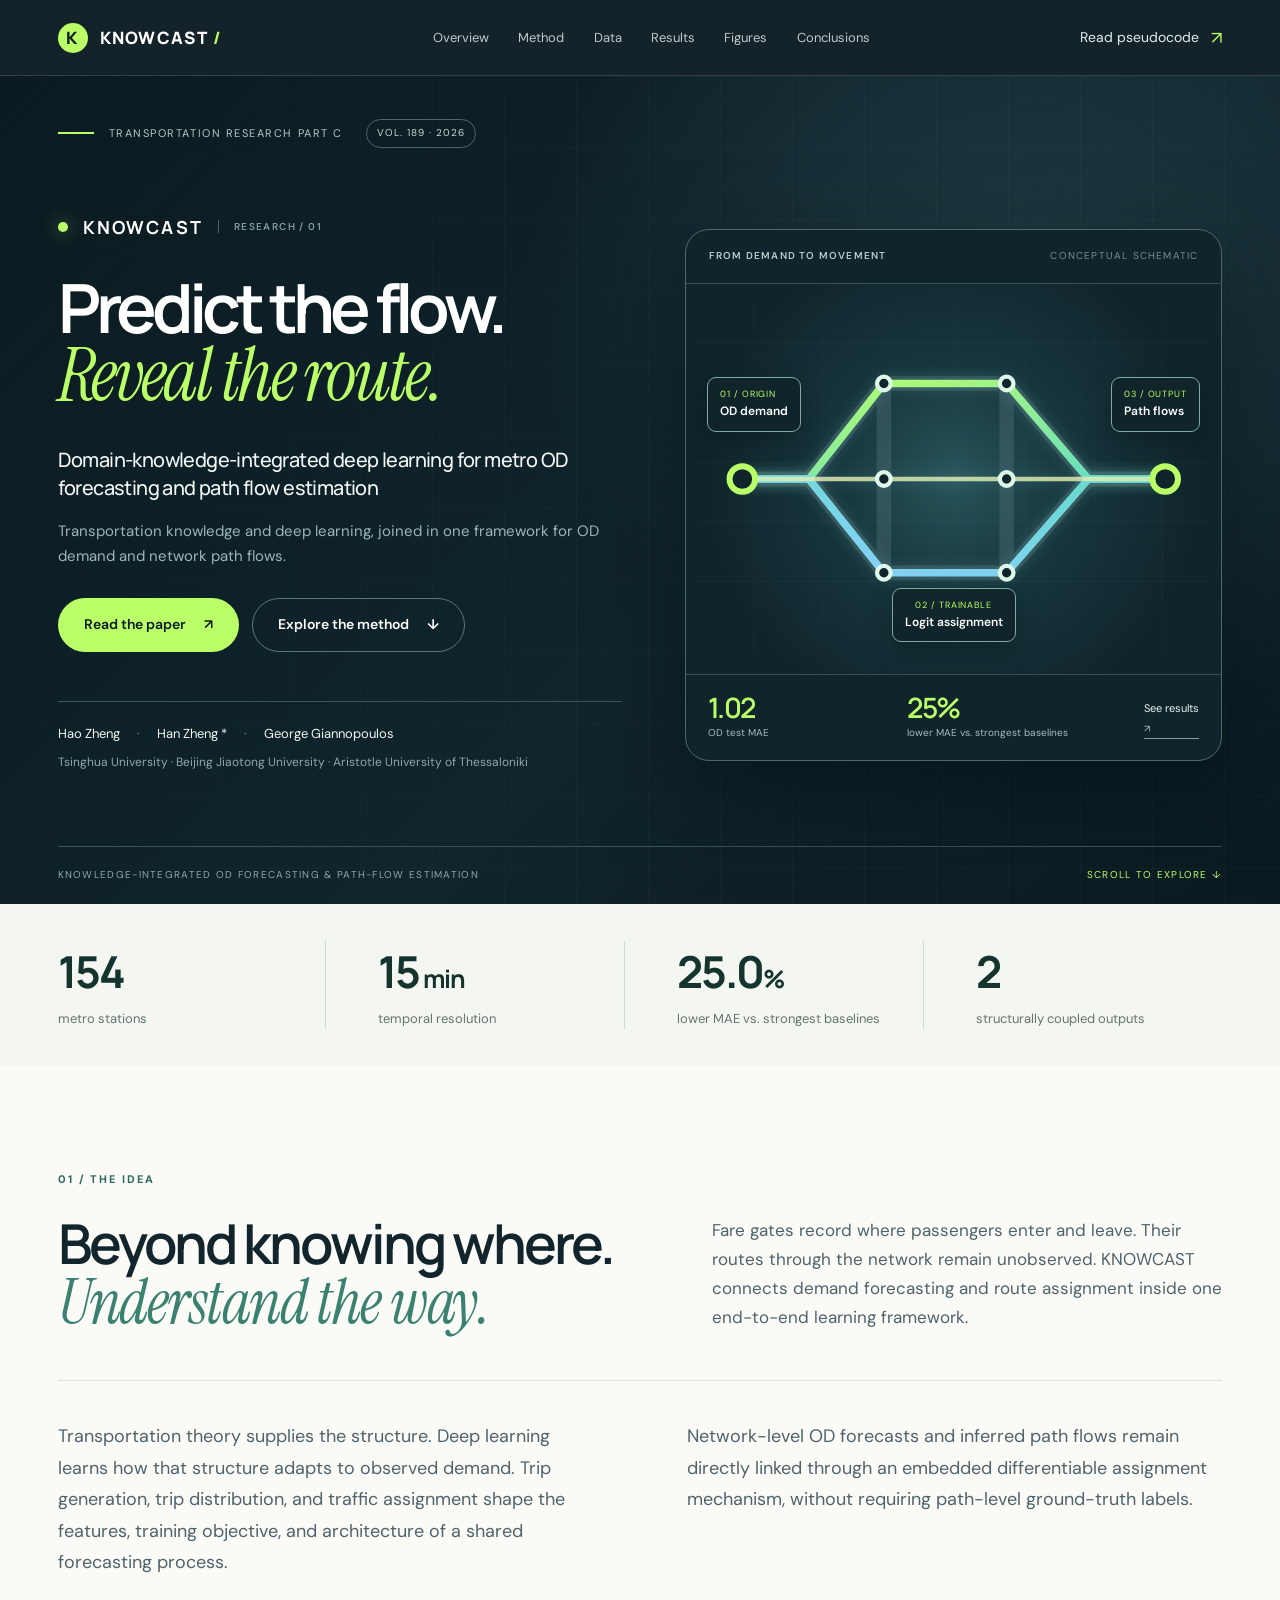
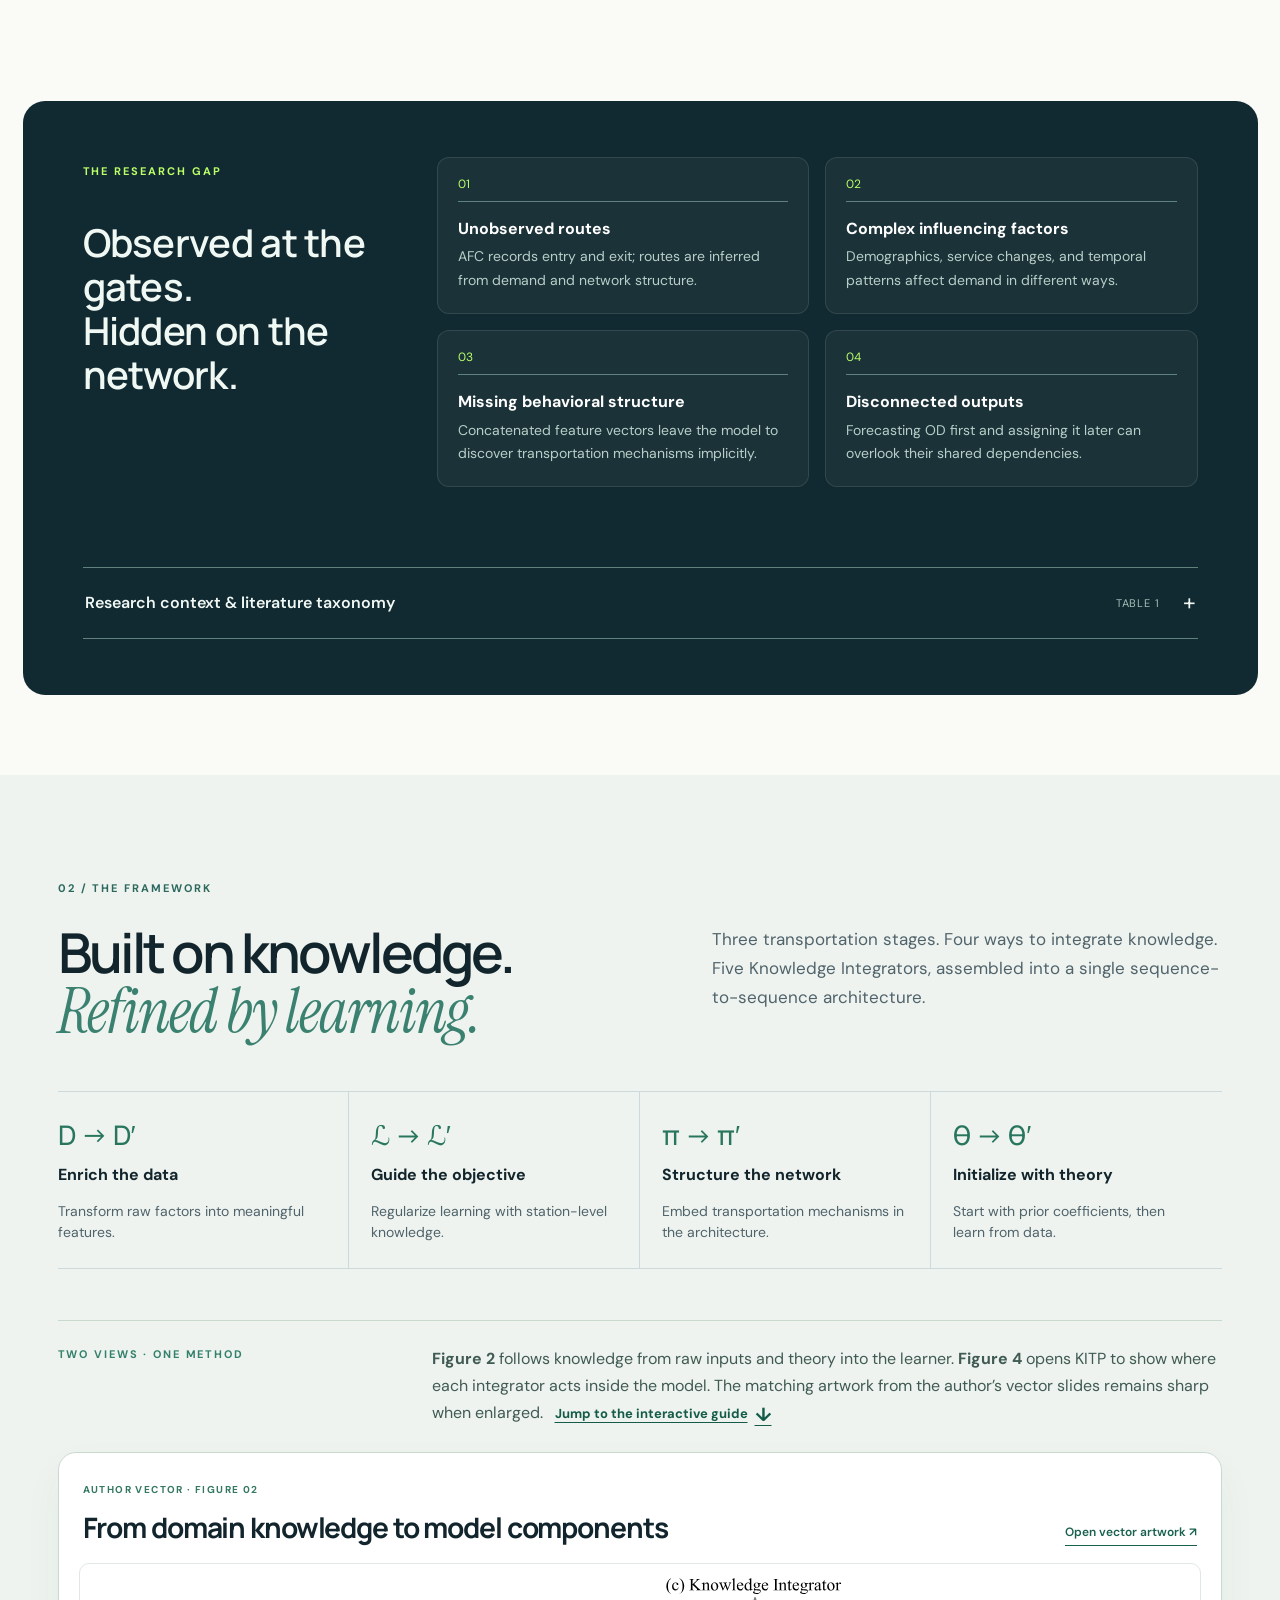
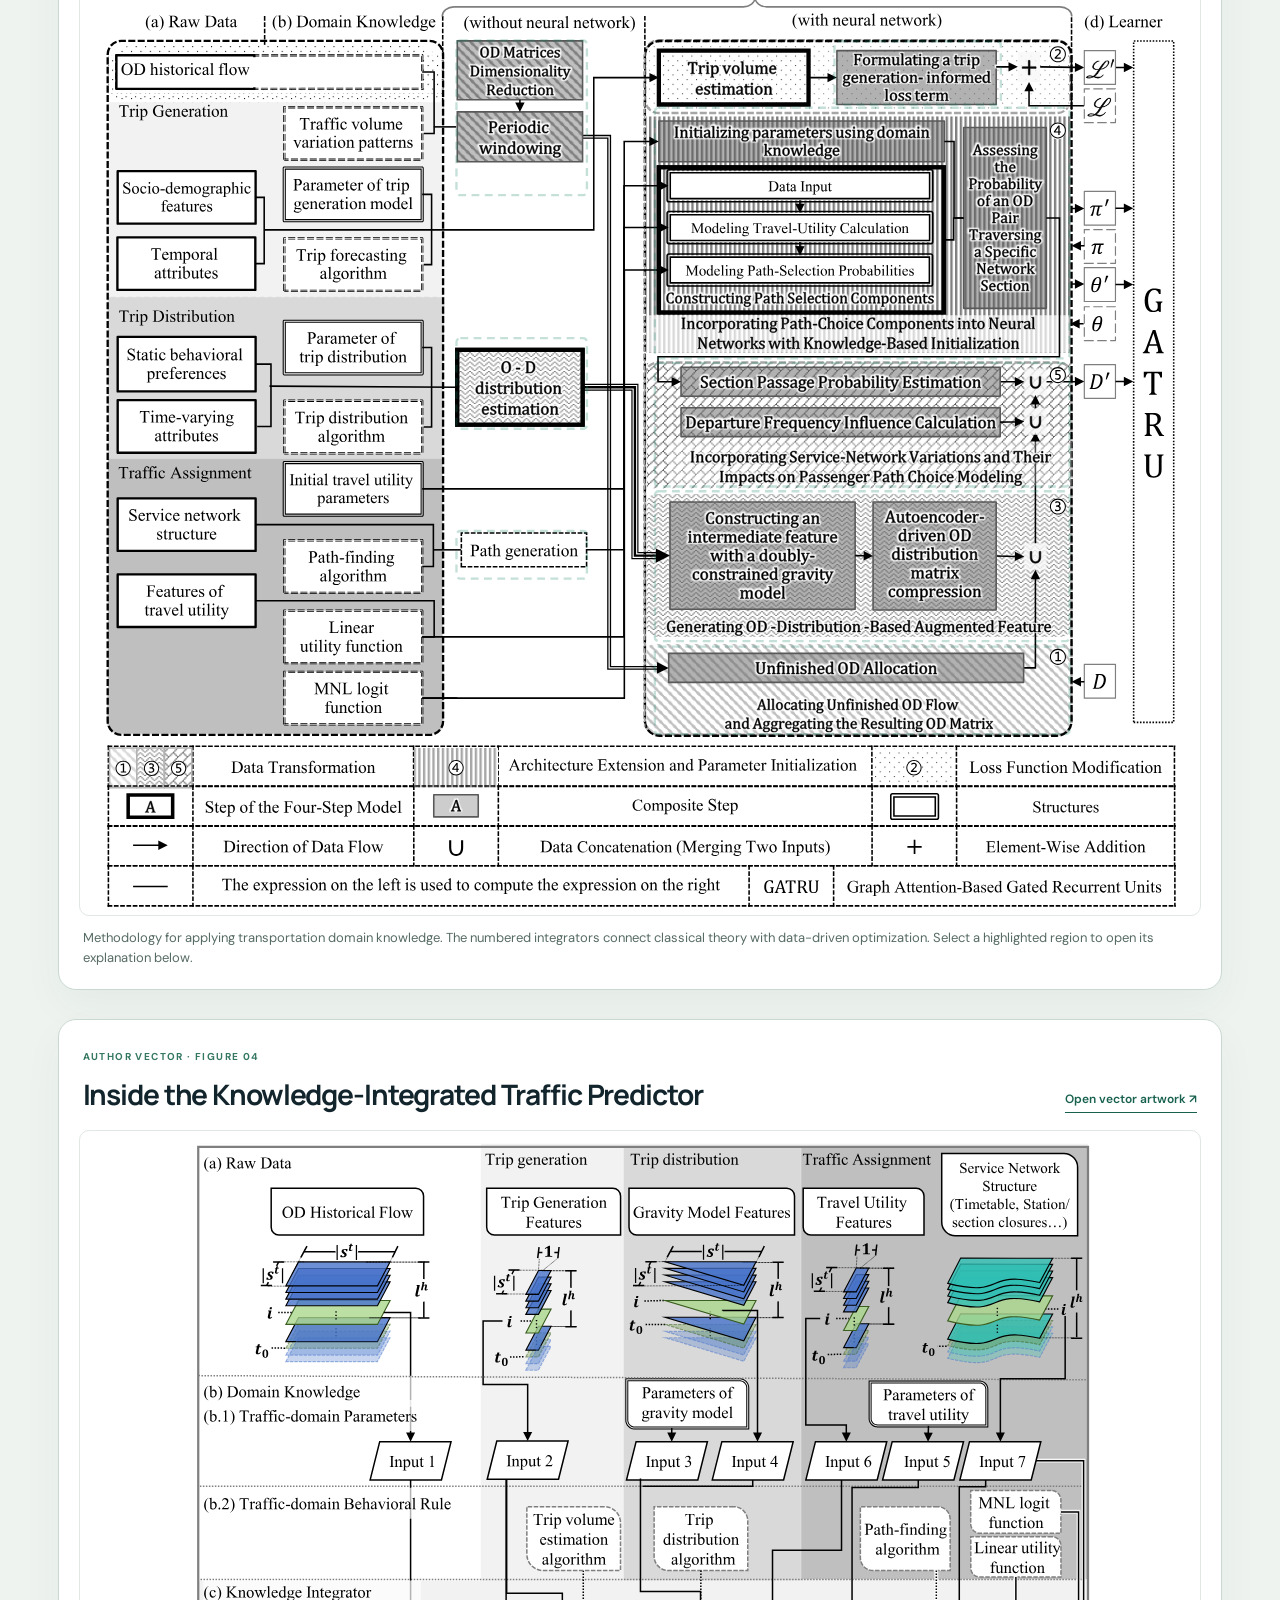
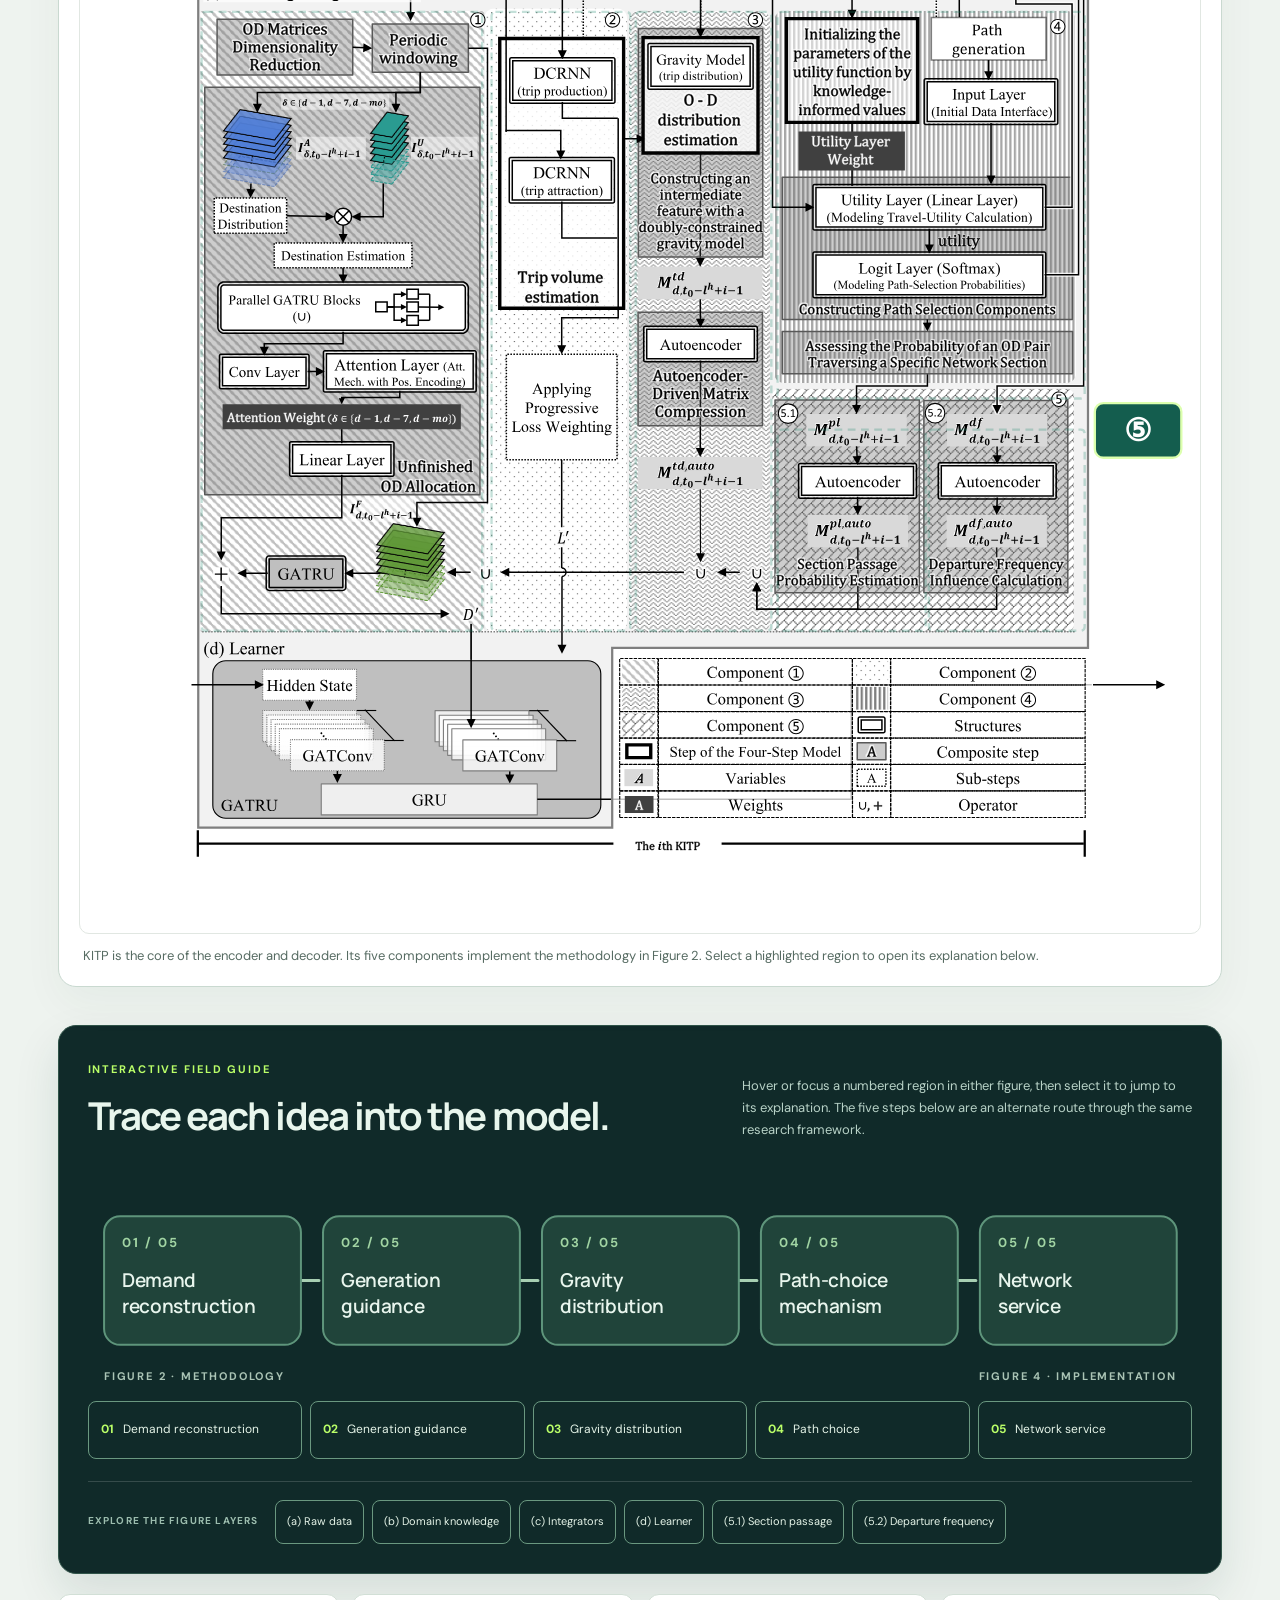
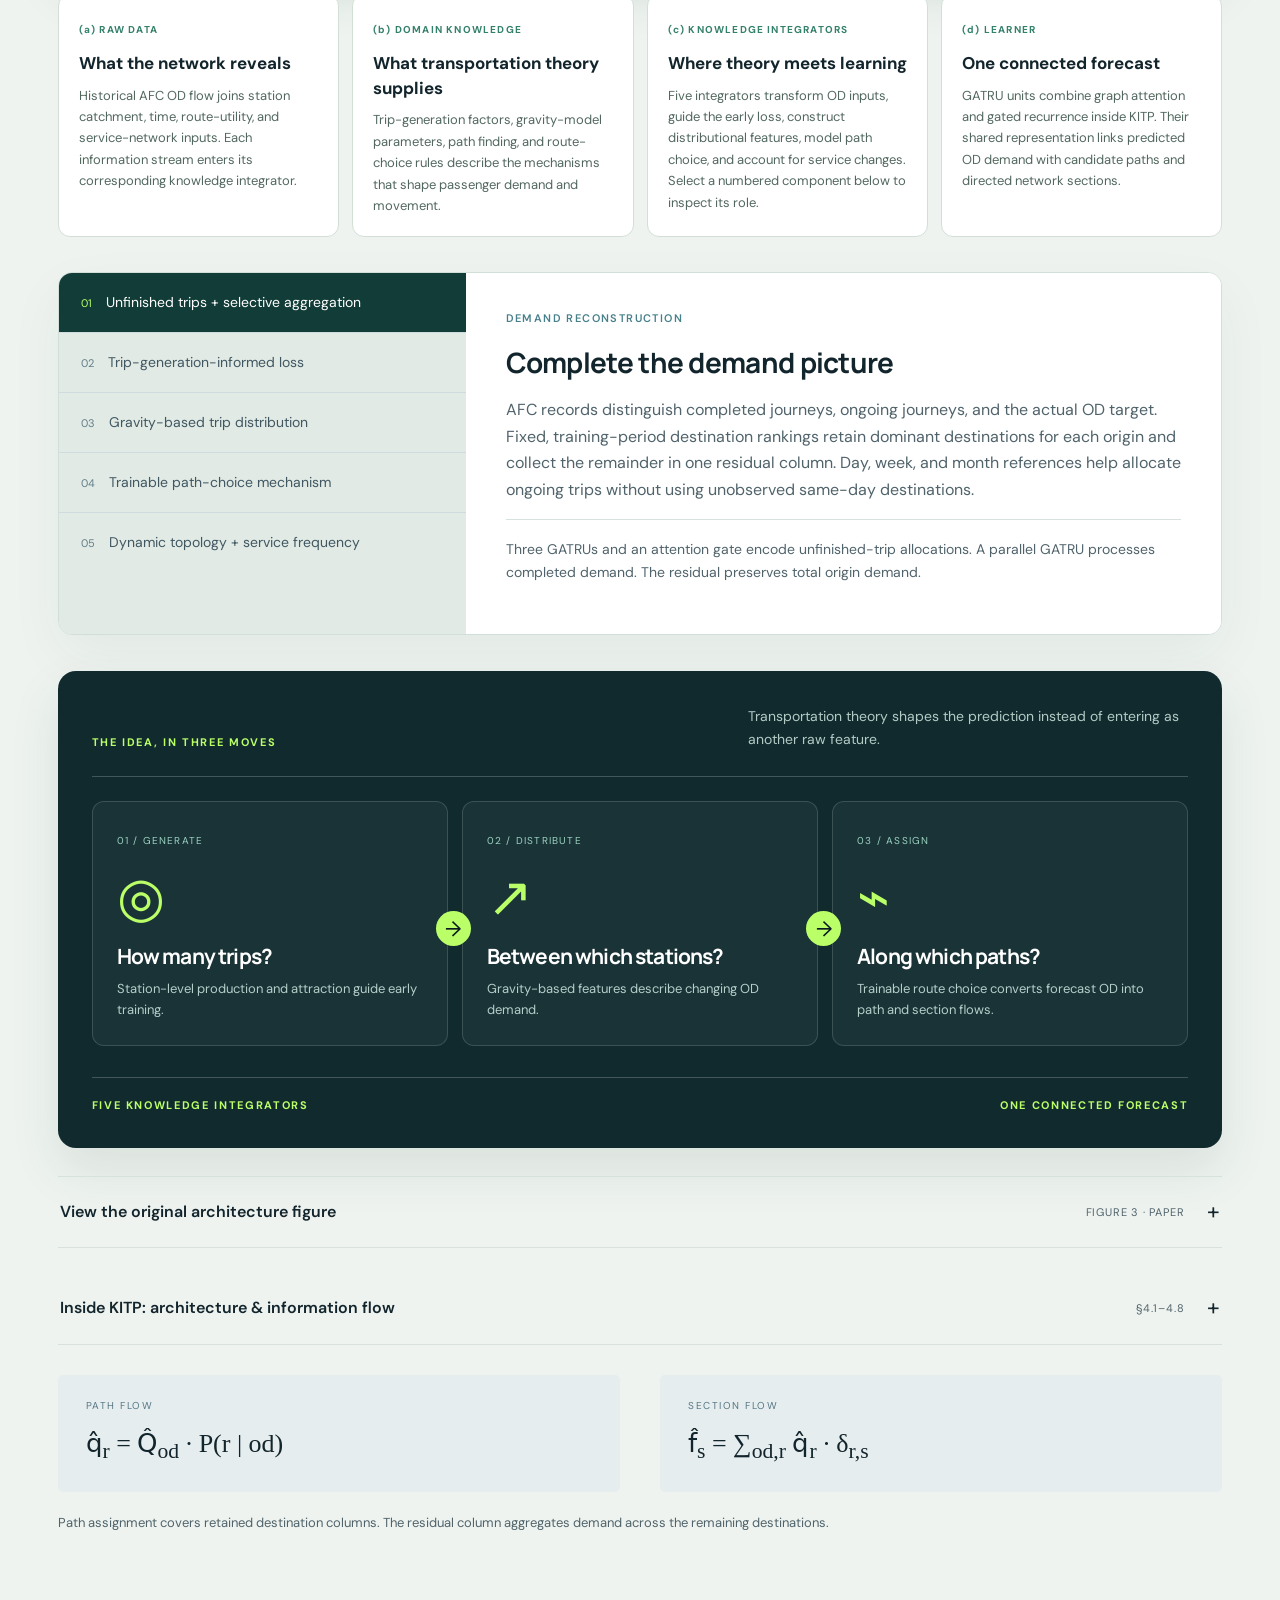
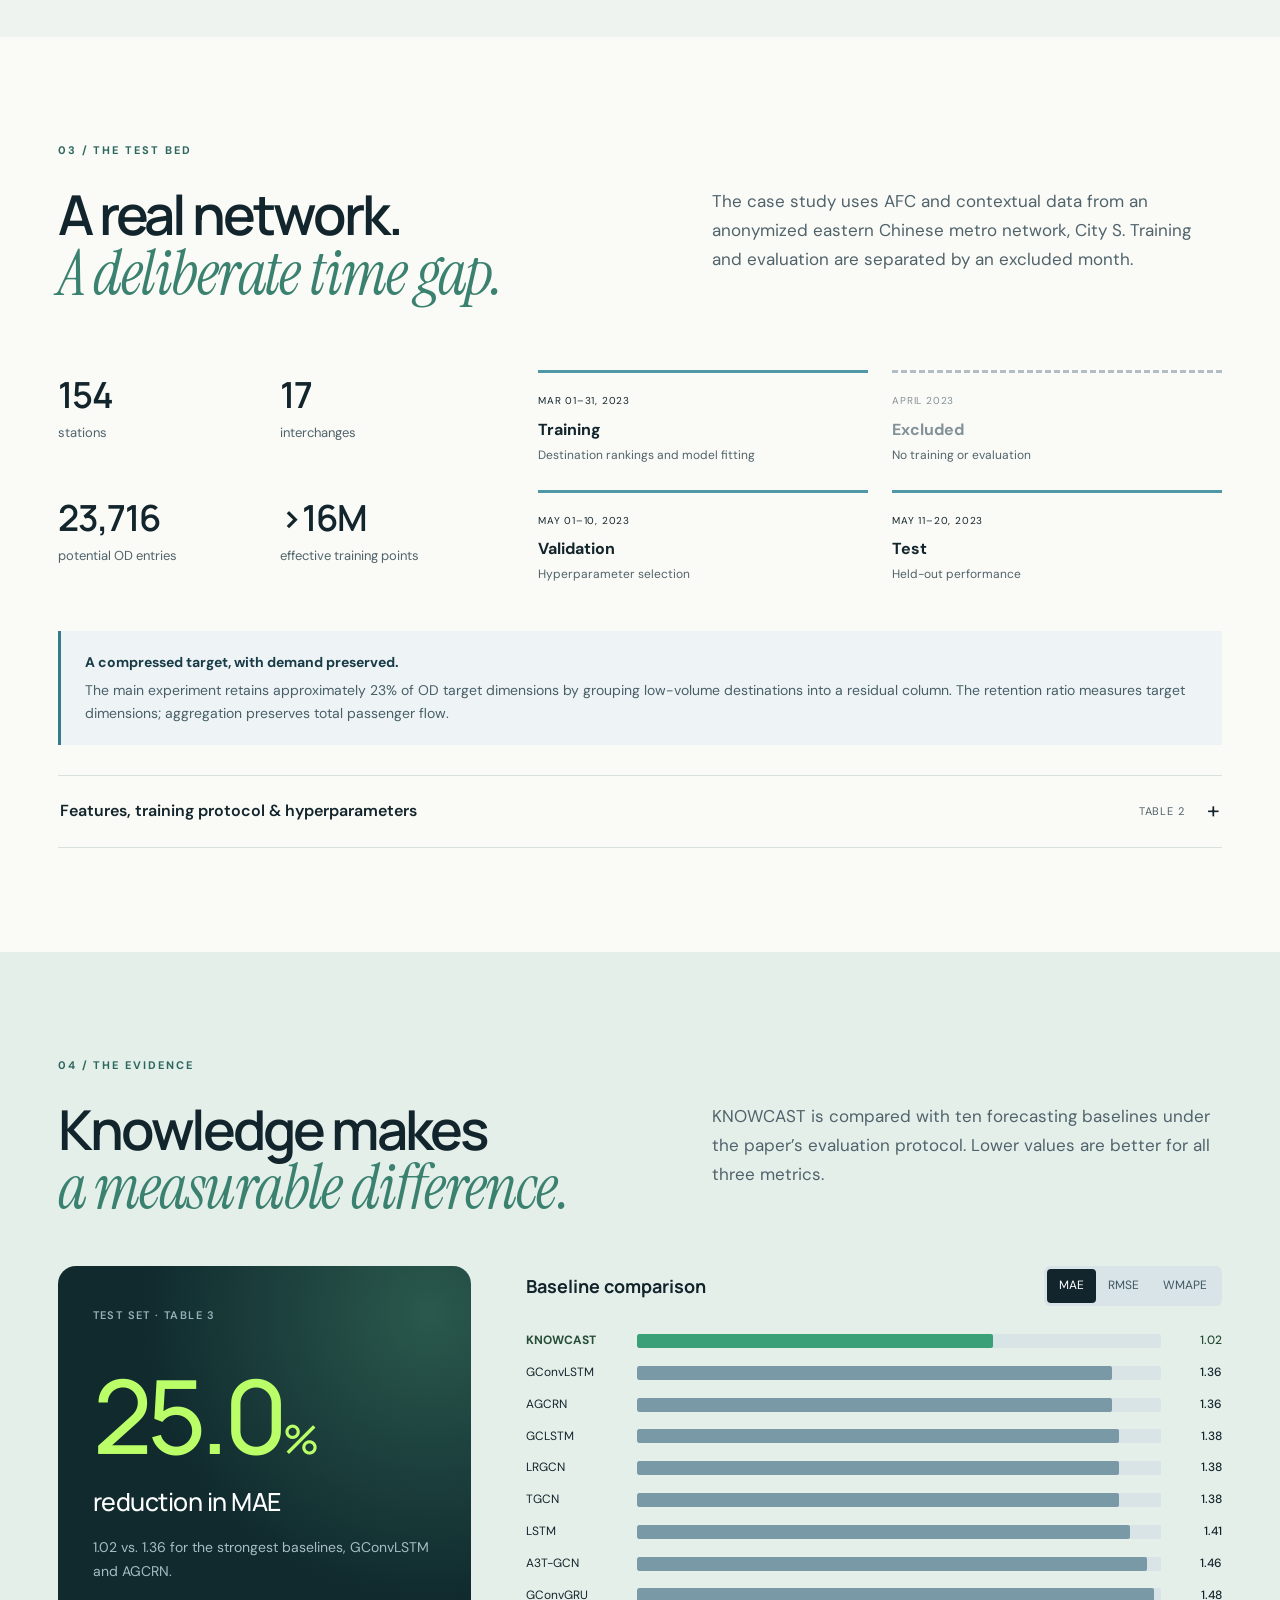
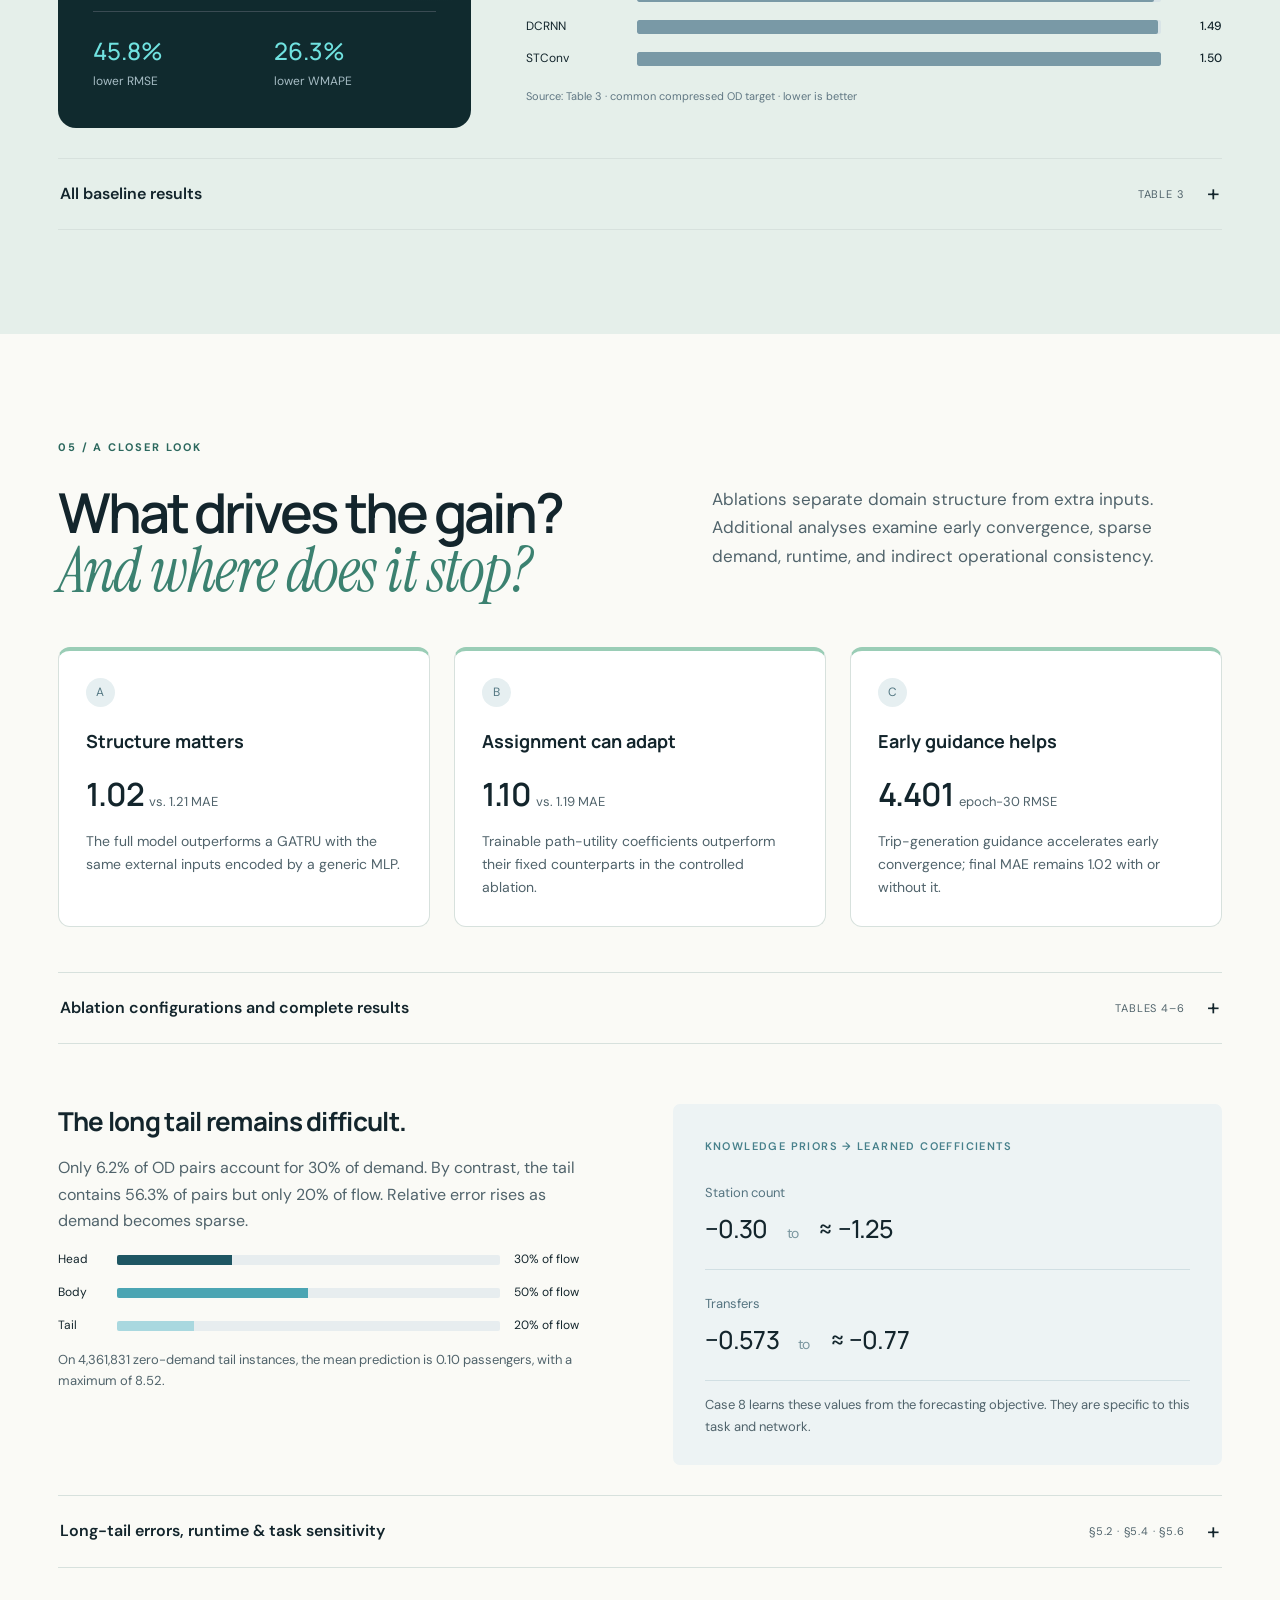
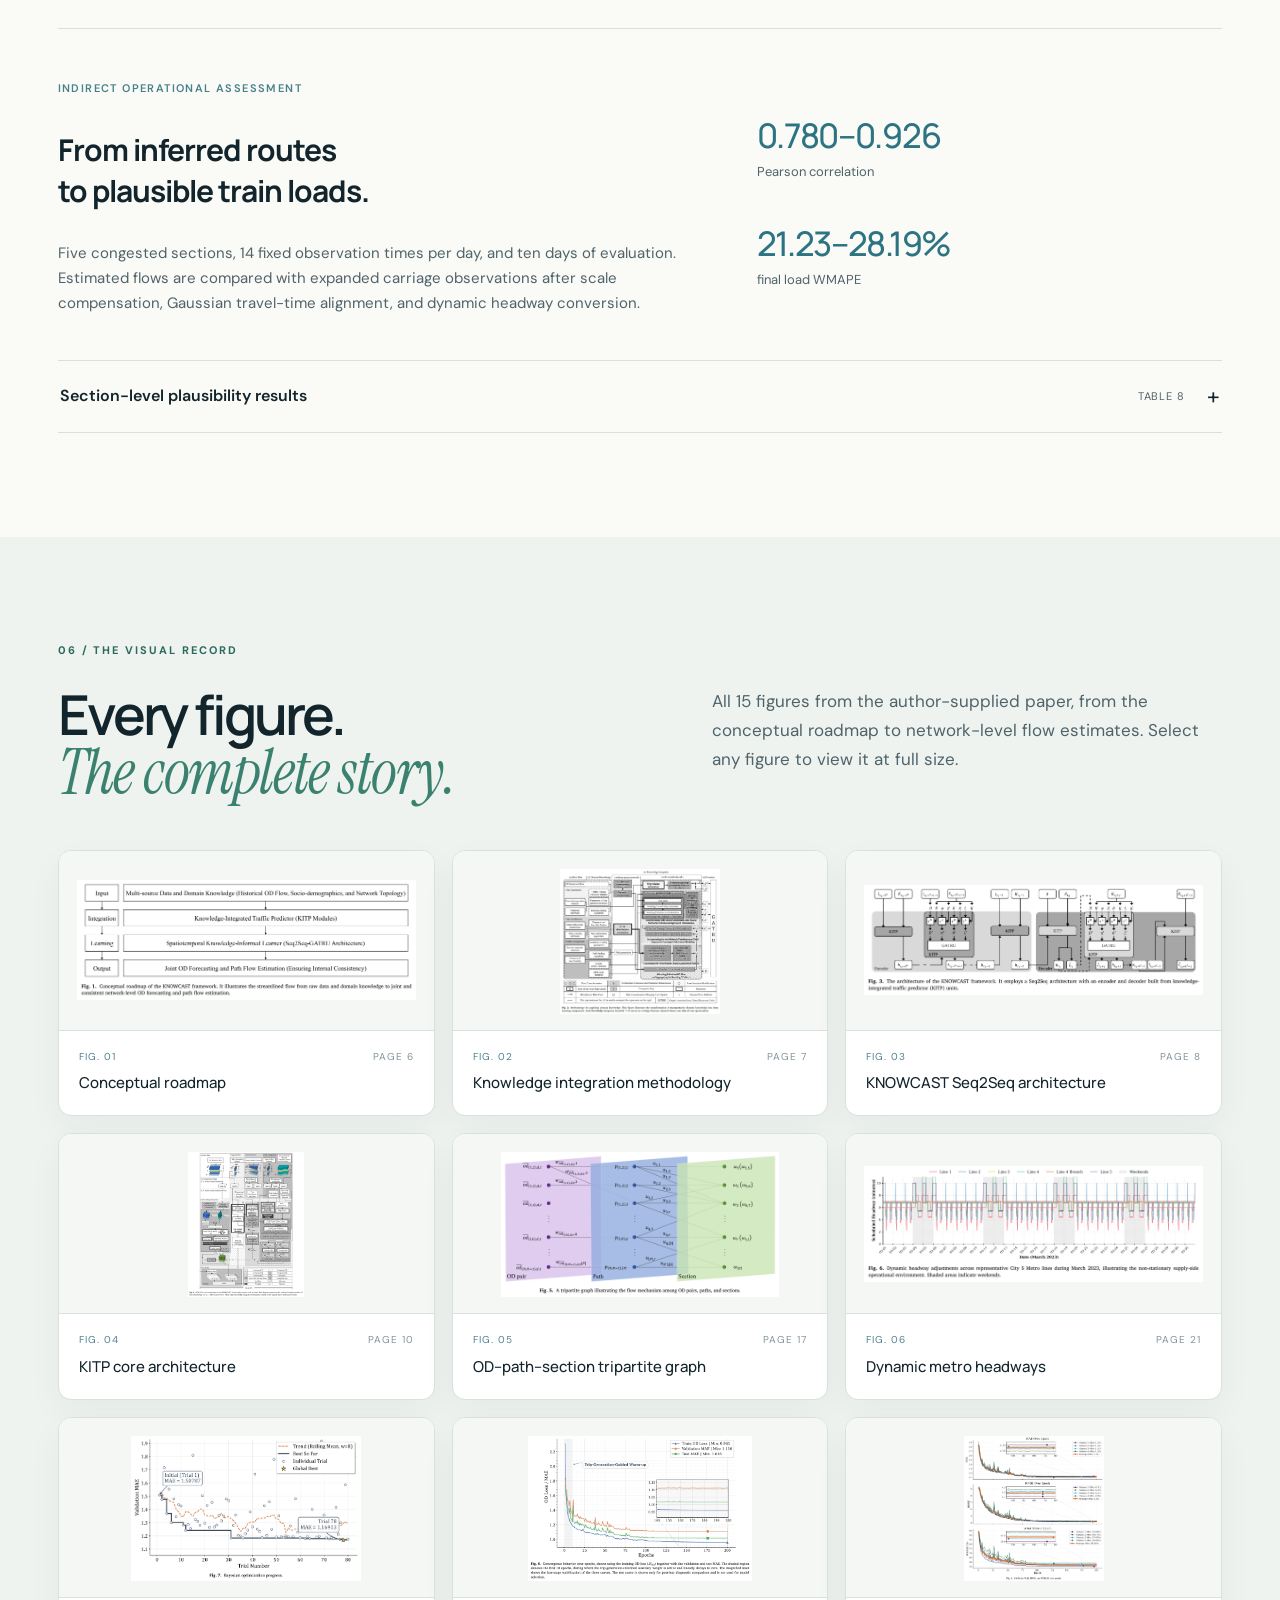
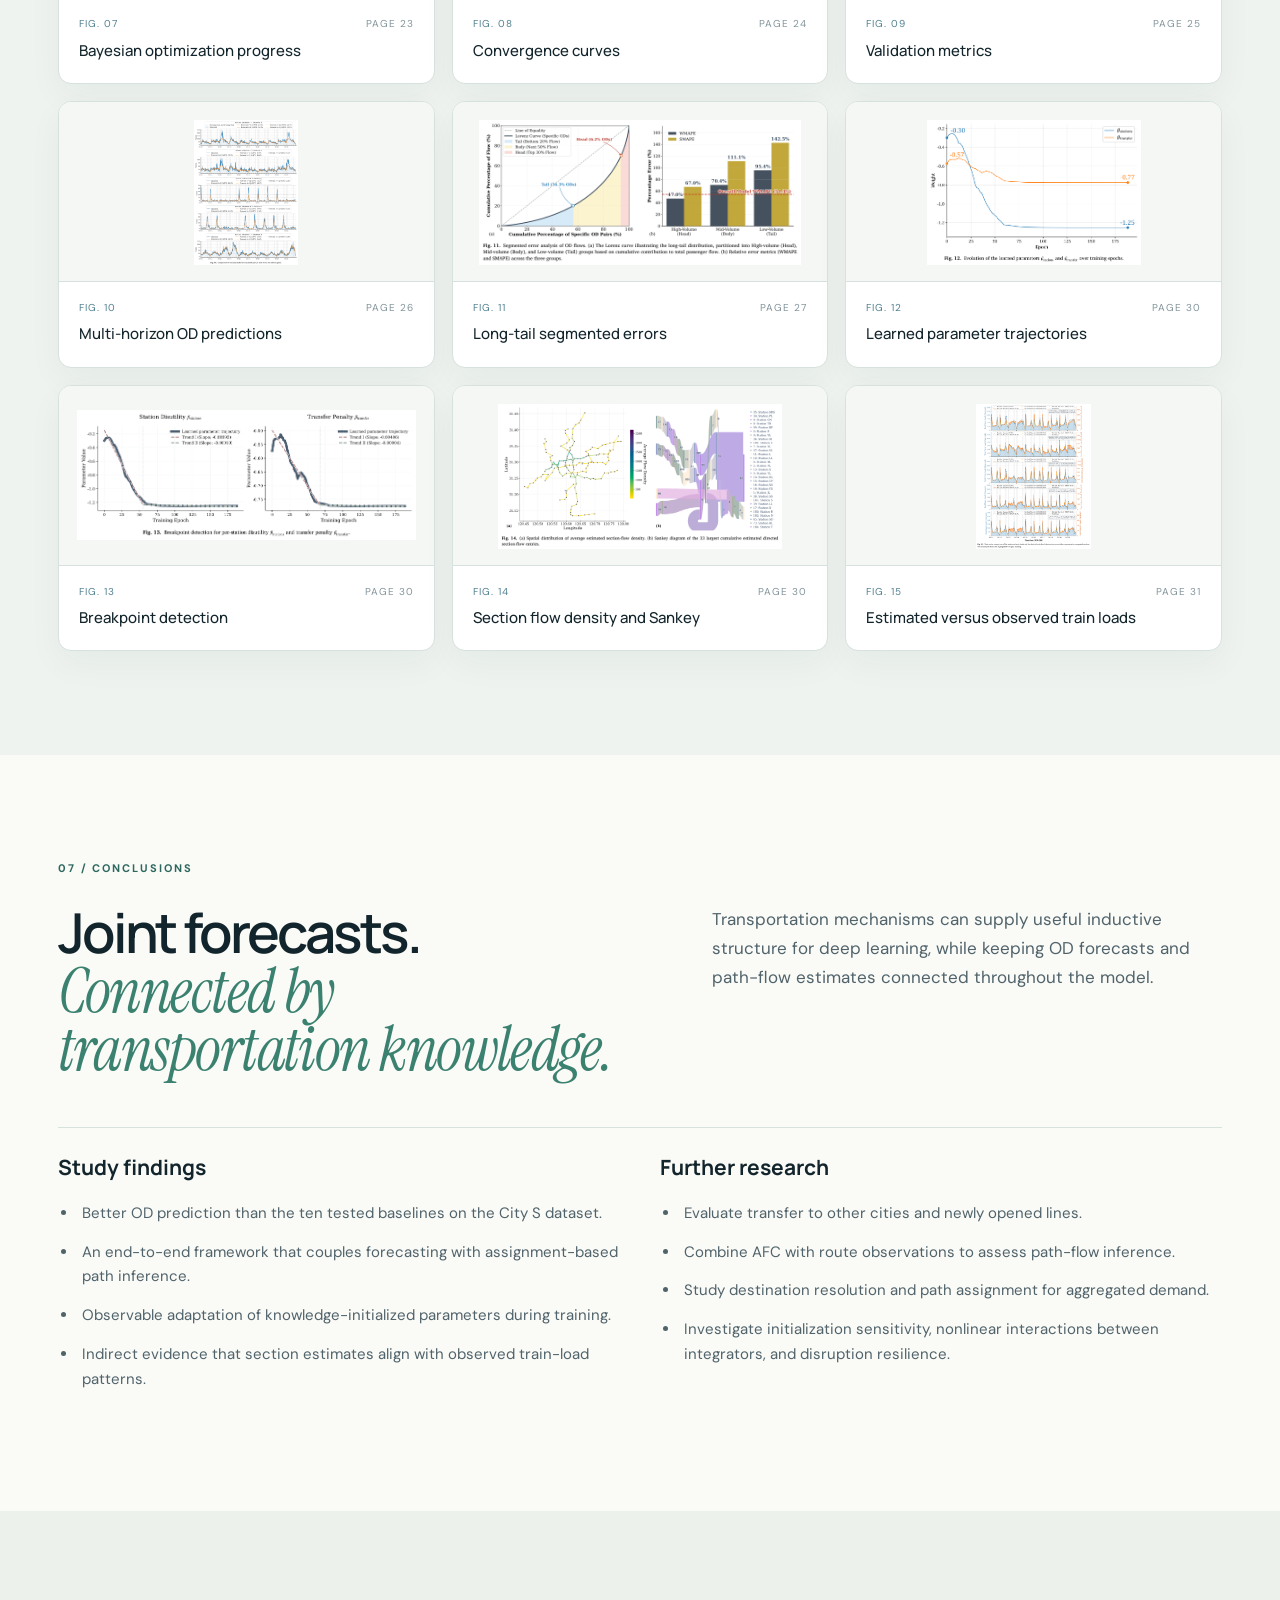
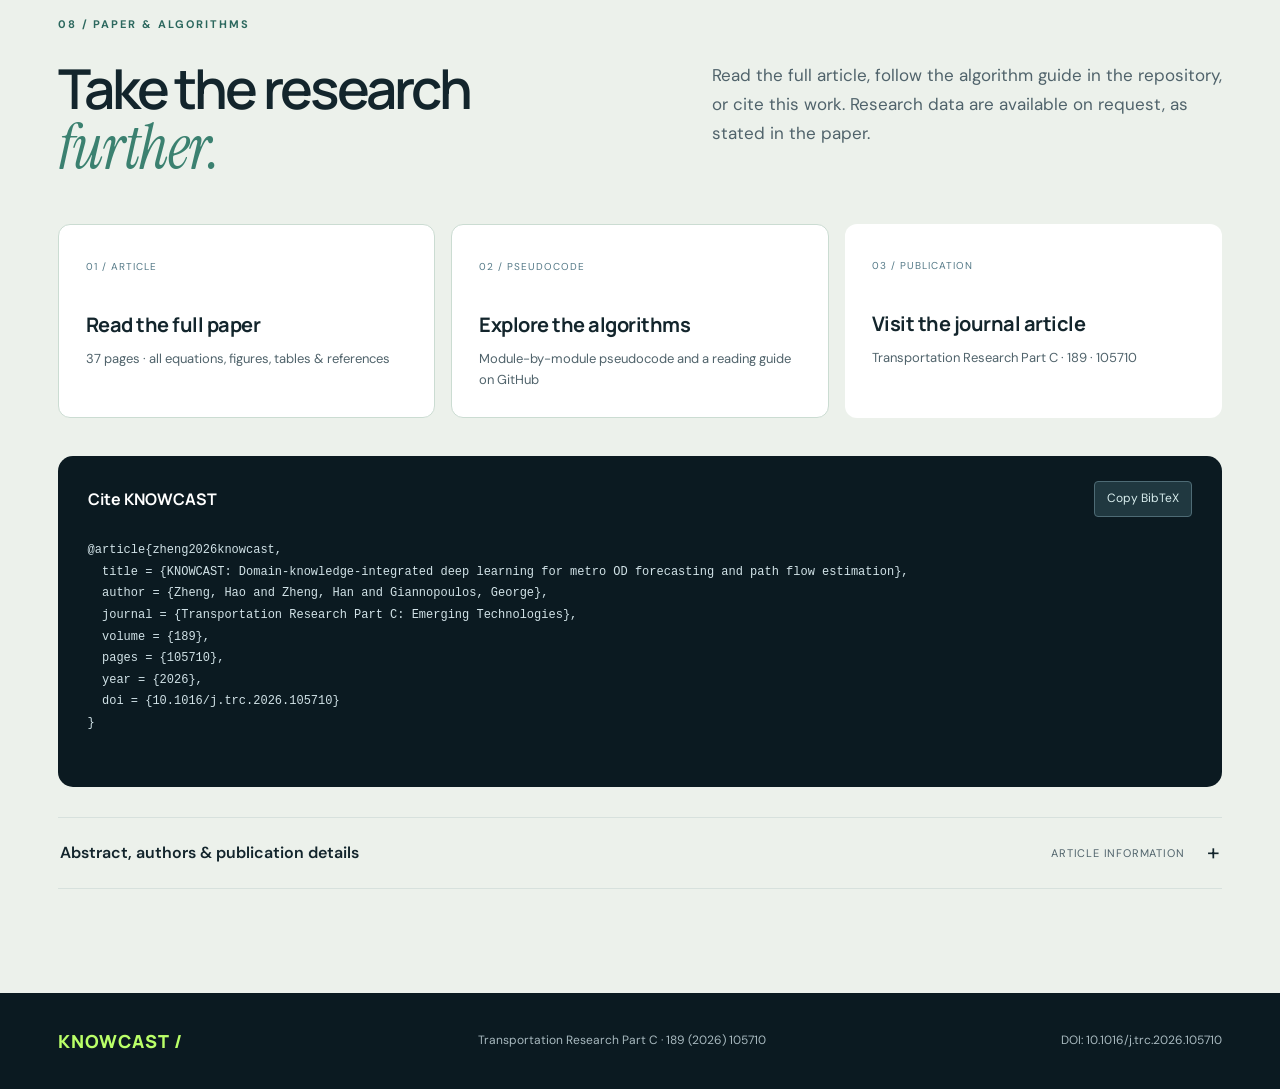
<file: docs/index.html>
<!doctype html>
<html lang="en"><head><meta charset="utf-8"><meta name="viewport" content="width=device-width,initial-scale=1"><meta name="description" content="KNOWCAST integrates transportation domain knowledge into deep learning for joint metro OD forecasting and path flow estimation."><title>KNOWCAST — Knowledge in motion</title><link rel="icon" type="image/svg+xml" href="data:image/svg+xml,%3Csvg xmlns='http://www.w3.org/2000/svg' viewBox='0 0 64 64'%3E%3Crect width='64' height='64' rx='15' fill='%230c171c'/%3E%3Cpath d='M18 12v40M20 32L46 12M20 32l26 20' stroke='%23baff68' stroke-width='7' fill='none'/%3E%3C/svg%3E"><link rel="stylesheet" href="styles.css"><link rel="stylesheet" href="refine.css"></head><body>
<a class="skip" href="#overview">Skip to research</a><header class="site-header" id="site-header">
  <a class="brand" href="#top" aria-label="KNOWCAST home"><span class="brand-mark">K</span><span>KNOWCAST<span class="brand-dot">/</span></span></a>
  <nav id="site-nav" aria-label="Main navigation">
    <a href="#overview">Overview</a><a href="#method">Method</a><a href="#data">Data</a><a href="#results">Results</a><a href="#figures">Figures</a><a href="#discussion">Conclusions</a><a class="nav-code" href="https://github.com/scholarhaozheng/KNOWCAST/blob/HEAD/PSEUDOCODE_GUIDE.md" target="_blank" rel="noreferrer">Pseudocode &#8599;</a>
  </nav>
  <div class="header-actions"><a class="header-code" href="https://github.com/scholarhaozheng/KNOWCAST/blob/HEAD/PSEUDOCODE_GUIDE.md" target="_blank" rel="noreferrer">Read pseudocode <span aria-hidden="true">&#8599;</span></a><button class="menu-toggle" id="menu-toggle" type="button" aria-expanded="false" aria-controls="site-nav" aria-label="Open navigation"><span></span><span></span></button></div>
  <div class="reading-progress" aria-hidden="true"><span></span></div>
</header>
<main><section class="hero" id="top">
  <div class="hero-inner">
    <div class="eyebrow"><span class="line"></span><span>TRANSPORTATION RESEARCH PART C</span><span class="pill">VOL. 189 · 2026</span></div>
    <div class="hero-bottom">
      <div class="hero-copy">
        <div class="hero-word">KNOWCAST <span>RESEARCH / 01</span></div>
        <h1>Predict the flow.<br><em>Reveal the route.</em></h1>
        <p class="hero-paper-title">Domain-knowledge-integrated deep learning for metro OD forecasting and path flow estimation</p>
        <p class="hero-deck">Transportation knowledge and deep learning, joined in one framework for OD demand and network path flows.</p>
        <div class="hero-actions"><a class="button button-lime" href="paper.html">Read the paper <span aria-hidden="true">↗</span></a><a class="button button-outline" href="#method">Explore the method <span aria-hidden="true">↓</span></a></div>
        <div class="hero-authors"><span>Hao Zheng</span><span>Han Zheng *</span><span>George Giannopoulos</span></div>
        <div class="hero-affiliations">Tsinghua University · Beijing Jiaotong University · Aristotle University of Thessaloniki</div>
      </div>
      <div class="hero-visual">
        <div class="visual-top"><span>FROM DEMAND TO MOVEMENT</span><span>CONCEPTUAL SCHEMATIC</span></div>
        <div class="metro-canvas">
          <svg viewBox="0 0 600 410" role="img" aria-labelledby="hero-map-title hero-map-desc">
            <title id="hero-map-title">Conceptual metro network showing multiple paths between an origin and destination</title>
            <desc id="hero-map-desc">Predicted OD demand is distributed over feasible metro paths by a trainable route-choice layer, and then accumulated into section flow.</desc>
            <defs><linearGradient id="line-a" x1="0" y1="0" x2="1" y2="1"><stop stop-color="#baff68"/><stop offset="1" stop-color="#61dbc8"/></linearGradient><linearGradient id="line-b" x1="0" y1="1" x2="1" y2="0"><stop stop-color="#8bcfff"/><stop offset="1" stop-color="#64dcc9"/></linearGradient></defs>
            <g class="map-grid" fill="none"><path d="M0 45H600M0 115H600M0 185H600M0 255H600M0 325H600M65 0V410M145 0V410M225 0V410M305 0V410M385 0V410M465 0V410M545 0V410"/></g>
            <g class="map-faint" fill="none" stroke-linecap="round" stroke-linejoin="round"><path d="M52 205H130L218 93H362L458 205H548"/><path d="M52 205H130L218 315H362L458 205H548"/><path d="M218 93V315M362 93V315"/></g>
            <g class="map-routes" fill="none" stroke-linecap="round" stroke-linejoin="round"><path class="route-one" d="M52 205H130L218 93H362L458 205H548"/><path class="route-two" d="M52 205H130L218 315H362L458 205H548"/><path class="route-three" d="M52 205H130L218 205H362L458 205H548"/></g>
            <g class="map-nodes"><circle cx="52" cy="205" r="15"/><circle cx="218" cy="93" r="8"/><circle cx="218" cy="205" r="8"/><circle cx="218" cy="315" r="8"/><circle cx="362" cy="93" r="8"/><circle cx="362" cy="205" r="8"/><circle cx="362" cy="315" r="8"/><circle cx="548" cy="205" r="15"/></g>
          </svg>
          <div class="map-label map-origin"><span>01 / ORIGIN</span><strong>OD demand</strong></div>
          <div class="map-label map-destination"><span>03 / OUTPUT</span><strong>Path flows</strong></div>
          <div class="map-center"><span>02 / TRAINABLE</span><strong>Logit assignment</strong></div>
        </div>
        <div class="visual-footer"><div><strong>1.02</strong><span>OD test MAE</span></div><div><strong>25%</strong><span>lower MAE vs. strongest baselines</span></div><a href="#results" aria-label="See evaluation results">See results <span aria-hidden="true">↗</span></a></div>
      </div>
    </div>
    <div class="hero-footer"><span>KNOWLEDGE-INTEGRATED OD FORECASTING & PATH-FLOW ESTIMATION</span><span>SCROLL TO EXPLORE <span aria-hidden="true">↓</span></span></div>
  </div>
</section>
<section class="stat-band" aria-label="Research highlights"><div><strong>154</strong><span>metro stations</span></div><div><strong>15<span> min</span></strong><span>temporal resolution</span></div><div><strong>25.0<span>%</span></strong><span>lower MAE vs. strongest baselines</span></div><div><strong>2</strong><span>structurally coupled outputs</span></div></section>
<section class="section overview" id="overview"><div class="section-label">01 / THE IDEA</div><div class="section-heading"><h2>Beyond knowing where.<br><em>Understand the way.</em></h2><p>Fare gates record where passengers enter and leave. Their routes through the network remain unobserved. KNOWCAST connects demand forecasting and route assignment inside one end-to-end learning framework.</p></div><div class="intro-grid"><p>Transportation theory supplies the structure. Deep learning learns how that structure adapts to observed demand. Trip generation, trip distribution, and traffic assignment shape the features, training objective, and architecture of a shared forecasting process.</p><p>Network-level OD forecasts and inferred path flows remain directly linked through an embedded differentiable assignment mechanism, without requiring path-level ground-truth labels.</p></div></section>
<section class="section challenge"><div class="challenge-title"><span class="section-label">THE RESEARCH GAP</span><h3>Observed at the gates.<br>Hidden on the network.</h3></div><div class="gaps"><article><span>01</span><h4>Unobserved routes</h4><p>AFC records entry and exit; routes are inferred from demand and network structure.</p></article><article><span>02</span><h4>Complex influencing factors</h4><p>Demographics, service changes, and temporal patterns affect demand in different ways.</p></article><article><span>03</span><h4>Missing behavioral structure</h4><p>Concatenated feature vectors leave the model to discover transportation mechanisms implicitly.</p></article><article><span>04</span><h4>Disconnected outputs</h4><p>Forecasting OD first and assigning it later can overlook their shared dependencies.</p></article></div><details class="research-detail wide"><summary>Research context & literature taxonomy <span>TABLE 1</span></summary><div class="table-wrap" tabindex="0" role="region" aria-label="Table 1 · Literature categories (condensed from the paper)"><table><caption>Table 1 · Literature categories (condensed from the paper)</caption><thead><tr><th scope="col">Family</th><th scope="col">Representative methods</th><th scope="col">Main limitation</th></tr></thead><tbody><tr class=""><th scope="row">Classical transportation</th><td>Four-step planning; classical optimization</td><td>Theory grounded; limited adaptation to real-time streams</td></tr><tr class=""><th scope="row">Statistical models</th><td>HA; ARIMA; Kalman filtering; state-space; least squares; IPF</td><td>Restrictive assumptions; mainly OD forecasts</td></tr><tr class=""><th scope="row">Classical machine learning</th><td>Bayesian networks; BPNN; SVM</td><td>Factors treated as inputs; challenges with network-scale spatiotemporal dependence</td></tr><tr class=""><th scope="row">Spatiotemporal deep learning</th><td>LSTM; CNN; GCN; GRU; encoder–decoder</td><td>Strong OD modeling; often weak behavioral structure and joint path inference</td></tr><tr class=""><th scope="row">Knowledge-guided models</th><td>Knowledge-informed architectures</td><td>Emerging structural guidance; still primarily OD-focused</td></tr></tbody></table></div><p>The full discussion and representative citations appear on pages 3–5 of the <a class="text-link" href="paper.html?page=3">original paper</a>.</p></details></section>
<div class="soft-wrap"><section class="section" id="method"><div class="section-label">02 / THE FRAMEWORK</div><div class="section-heading"><h2>Built on knowledge.<br><em>Refined by learning.</em></h2><p>Three transportation stages. Four ways to integrate knowledge. Five Knowledge Integrators, assembled into a single sequence-to-sequence architecture.</p></div><div class="integration-grid"><div><span>D → D′</span><h4>Enrich the data</h4><p>Transform raw factors into meaningful features.</p></div><div><span>ℒ → ℒ′</span><h4>Guide the objective</h4><p>Regularize learning with station-level knowledge.</p></div><div><span>π → π′</span><h4>Structure the network</h4><p>Embed transportation mechanisms in the architecture.</p></div><div><span>θ → θ′</span><h4>Initialize with theory</h4><p>Start with prior coefficients, then learn from data.</p></div></div><div class="framework-figure-intro"><span class="framework-kicker">TWO VIEWS · ONE METHOD</span><p><strong>Figure 2</strong> follows knowledge from raw inputs and theory into the learner. <strong>Figure 4</strong> opens KITP to show where each integrator acts inside the model. The matching artwork from the author’s vector slides remains sharp when enlarged. <a class="framework-jump-link" href="#framework-navigator">Jump to the interactive guide <span aria-hidden="true">↓</span></a></p></div>
<div class="framework-figure-stack">
<figure class="framework-interactive-figure" id="framework-figure-2">
  <div class="framework-figure-head"><div><span>AUTHOR VECTOR · FIGURE 02</span><h3>From domain knowledge to model components</h3></div><a href="assets/figure-02-vector.svg" target="_blank" rel="noreferrer">Open vector artwork ↗</a></div>
  <p class="framework-pan-hint"><span aria-hidden="true">↔</span> Swipe sideways to inspect the full figure. Tap an outlined region to jump to its explanation.</p>
  <div class="framework-figure-scroll" role="region" tabindex="0" aria-label="Interactive Figure 2. Scroll horizontally to inspect the original at readable size.">
    <svg class="framework-paper-svg" viewBox="0 0 1435 1218" role="group" aria-label="Figure 2 with interactive modules">
      <image href="assets/figure-02-vector.svg" x="19.04" y="-1.33" width="1396.70" height="1215.83" aria-hidden="true" pointer-events="none"/>
      <a class="framework-hotspot framework-stage-hotspot" href="#framework-stage-a" data-framework-target="stage-a" role="link" tabindex="0" aria-label="Figure 2, part a: Raw data"><title>Figure 2, part a: Raw data</title><rect class="framework-hit-shape" x="36" y="55" width="198" height="940" rx="5"/></a>
<a class="framework-hotspot framework-stage-hotspot" href="#framework-stage-b" data-framework-target="stage-b" role="link" tabindex="0" aria-label="Figure 2, part b: Domain knowledge"><title>Figure 2, part b: Domain knowledge</title><rect class="framework-hit-shape" x="238" y="55" width="223" height="940" rx="5"/></a>
<a class="framework-hotspot framework-stage-hotspot" href="#framework-stage-c" data-framework-target="stage-c" role="link" tabindex="0" aria-label="Figure 2, part c: Knowledge integrators"><title>Figure 2, part c: Knowledge integrators</title><rect class="framework-hit-shape" x="466" y="11" width="805" height="983" rx="5"/></a>
<a class="framework-hotspot framework-stage-hotspot" href="#framework-stage-d" data-framework-target="stage-d" role="link" tabindex="0" aria-label="Figure 2, part d: GATRU learner"><title>Figure 2, part d: GATRU learner</title><rect class="framework-hit-shape" x="1276" y="55" width="130" height="940" rx="5"/></a>
<a class="framework-hotspot " href="#panel-0" data-framework-target="ki-1" role="link" tabindex="0" aria-label="Figure 2, integrator 1: OD dimensionality reduction and periodic windowing"><title>Figure 2, integrator 1: OD dimensionality reduction and periodic windowing</title><rect class="framework-hit-shape" x="482" y="98" width="167" height="198" rx="5"/></a>
<a class="framework-hotspot " href="#panel-2" data-framework-target="ki-3" role="link" tabindex="0" aria-label="Figure 2, integrator 3: Coarse OD distribution estimation"><title>Figure 2, integrator 3: Coarse OD distribution estimation</title><rect class="framework-hit-shape" x="482" y="479" width="167" height="116" rx="5"/></a>
<a class="framework-hotspot " href="#panel-3" data-framework-target="ki-4" role="link" tabindex="0" aria-label="Figure 2, integrator 4: Candidate path generation"><title>Figure 2, integrator 4: Candidate path generation</title><rect class="framework-hit-shape" x="482" y="726" width="167" height="61" rx="5"/></a>
<a class="framework-hotspot " href="#panel-1" data-framework-target="ki-2" role="link" tabindex="0" aria-label="Figure 2, integrator 2: Trip-generation-informed loss"><title>Figure 2, integrator 2: Trip-generation-informed loss</title><rect class="framework-hit-shape" x="966" y="99" width="213" height="81" rx="5"/></a>
<a class="framework-hotspot " href="#panel-3" data-framework-target="ki-4" role="link" tabindex="0" aria-label="Figure 2, integrator 4: Path-choice mechanism"><title>Figure 2, integrator 4: Path-choice mechanism</title><rect class="framework-hit-shape" x="736" y="184" width="531" height="321" rx="5"/></a>
<a class="framework-hotspot " href="#panel-4" data-framework-target="ki-5" role="link" tabindex="0" aria-label="Figure 2, integrator 5: Dynamic topology and service frequency"><title>Figure 2, integrator 5: Dynamic topology and service frequency</title><rect class="framework-hit-shape" x="736" y="511" width="531" height="158" rx="5"/></a>
<a class="framework-hotspot " href="#panel-2" data-framework-target="ki-3" role="link" tabindex="0" aria-label="Figure 2, integrator 3: Gravity-based trip distribution"><title>Figure 2, integrator 3: Gravity-based trip distribution</title><rect class="framework-hit-shape" x="736" y="675" width="531" height="192" rx="5"/></a>
<a class="framework-hotspot " href="#panel-0" data-framework-target="ki-1" role="link" tabindex="0" aria-label="Figure 2, integrator 1: Unfinished-trip allocation and selective aggregation"><title>Figure 2, integrator 1: Unfinished-trip allocation and selective aggregation</title><rect class="framework-hit-shape" x="736" y="874" width="531" height="112" rx="5"/></a>
    </svg>
  </div>
  <figcaption>Methodology for applying transportation domain knowledge. The numbered integrators connect classical theory with data-driven optimization. Select a highlighted region to open its explanation below.</figcaption>
</figure>
<figure class="framework-interactive-figure" id="framework-figure-4">
  <div class="framework-figure-head"><div><span>AUTHOR VECTOR · FIGURE 04</span><h3>Inside the Knowledge-Integrated Traffic Predictor</h3></div><a href="assets/figure-04-vector.svg" target="_blank" rel="noreferrer">Open vector artwork ↗</a></div>
  <p class="framework-pan-hint"><span aria-hidden="true">↔</span> Swipe sideways to inspect the full figure. Tap an outlined region to jump to its explanation.</p>
  <div class="framework-figure-scroll" role="region" tabindex="0" aria-label="Interactive Figure 4. Scroll horizontally to inspect the original at readable size.">
    <svg class="framework-paper-svg" viewBox="0 0 1438 1799" role="group" aria-label="Figure 4 with interactive modules">
      <image href="assets/figure-04-vector.svg" x="130.80" y="2.91" width="1271.46" height="1772.34" aria-hidden="true" pointer-events="none"/>
      <a class="framework-hotspot framework-stage-hotspot" href="#framework-stage-a" data-framework-target="stage-a" role="link" tabindex="0" aria-label="Figure 4, part a: Raw data"><title>Figure 4, part a: Raw data</title><rect class="framework-hit-shape" x="153" y="20" width="1141" height="295" rx="5"/></a>
<a class="framework-hotspot framework-stage-hotspot" href="#framework-stage-b" data-framework-target="stage-b" role="link" tabindex="0" aria-label="Figure 4, part b: Domain knowledge"><title>Figure 4, part b: Domain knowledge</title><rect class="framework-hit-shape" x="153" y="316" width="1141" height="260" rx="5"/></a>
<a class="framework-hotspot framework-stage-hotspot" href="#framework-stage-c" data-framework-target="stage-c" role="link" tabindex="0" aria-label="Figure 4, part c: Knowledge integrators"><title>Figure 4, part c: Knowledge integrators</title><rect class="framework-hit-shape" x="153" y="576" width="1141" height="838" rx="5"/></a>
<a class="framework-hotspot framework-stage-hotspot" href="#framework-stage-d" data-framework-target="stage-d" role="link" tabindex="0" aria-label="Figure 4, part d: GATRU learner"><title>Figure 4, part d: GATRU learner</title><rect class="framework-hit-shape" x="153" y="1418" width="526" height="251" rx="5"/></a>
<a class="framework-hotspot " href="#panel-0" data-framework-target="ki-1" role="link" tabindex="0" aria-label="Figure 4, integrator 1: Unfinished OD allocation"><title>Figure 4, integrator 1: Unfinished OD allocation</title><rect class="framework-hit-shape" x="156" y="617" width="360" height="794" rx="5"/></a>
<a class="framework-hotspot " href="#panel-1" data-framework-target="ki-2" role="link" tabindex="0" aria-label="Figure 4, integrator 2: Trip-volume estimation and loss weighting"><title>Figure 4, integrator 2: Trip-volume estimation and loss weighting</title><rect class="framework-hit-shape" x="528" y="617" width="178" height="794" rx="5"/></a>
<a class="framework-hotspot " href="#panel-2" data-framework-target="ki-3" role="link" tabindex="0" aria-label="Figure 4, integrator 3: Gravity model and autoencoder"><title>Figure 4, integrator 3: Gravity model and autoencoder</title><rect class="framework-hit-shape" x="713" y="617" width="174" height="794" rx="5"/></a>
<a class="framework-hotspot " href="#panel-3" data-framework-target="ki-4" role="link" tabindex="0" aria-label="Figure 4, integrator 4: Travel utility and Logit path choice"><title>Figure 4, integrator 4: Travel utility and Logit path choice</title><rect class="framework-hit-shape" x="895" y="617" width="394" height="496" rx="5"/></a>
<a class="framework-hotspot framework-group-hotspot" href="#panel-4" data-framework-target="ki-5" role="link" tabindex="0" aria-label="Figure 4, integrator 5: Section passage and departure frequency"><title>Figure 4, integrator 5: Section passage and departure frequency</title><rect class="framework-group-hit-area" x="895" y="1115" width="394" height="38" rx="5"/><rect class="framework-group-badge" x="1302" y="1119" width="111" height="70" rx="11"/><text class="framework-group-badge-text" x="1357" y="1167" text-anchor="middle">⑤</text></a>
<a class="framework-hotspot framework-subhotspot" href="#framework-service-passage" data-framework-target="service-passage" role="link" tabindex="0" aria-label="Figure 4, component 5.1: Section passage probability"><title>Figure 4, component 5.1: Section passage probability</title><rect class="framework-hit-shape" x="895" y="1153" width="190" height="258" rx="5"/></a>
<a class="framework-hotspot framework-subhotspot" href="#framework-service-frequency" data-framework-target="service-frequency" role="link" tabindex="0" aria-label="Figure 4, component 5.2: Departure frequency influence"><title>Figure 4, component 5.2: Departure frequency influence</title><rect class="framework-hit-shape" x="1089" y="1153" width="200" height="258" rx="5"/></a>
    </svg>
  </div>
  <figcaption>KITP is the core of the encoder and decoder. Its five components implement the methodology in Figure 2. Select a highlighted region to open its explanation below.</figcaption>
</figure>
</div><div class="framework-navigator" id="framework-navigator">
  <div class="framework-nav-head"><div><span class="framework-kicker">INTERACTIVE FIELD GUIDE</span><h3>Trace each idea into the model.</h3></div><p>Hover or focus a numbered region in either figure, then select it to jump to its explanation. The five steps below are an alternate route through the same research framework.</p></div>
  <div class="framework-nav-scroll" role="region" tabindex="0" aria-label="Interactive five-step method navigation. Scroll horizontally on small screens.">
    <svg class="framework-map-svg" viewBox="0 0 1100 240" role="group" aria-label="Five clickable knowledge integrators">
      <path class="framework-map-line" d="M212 124 H230 M430 124 H448 M648 124 H666 M866 124 H884"/>
      <a class="framework-nav-node" href="#panel-0" data-framework-target="ki-1" role="link" tabindex="0" aria-label="Integrator 01: Unfinished trips and selective aggregation"><title>Integrator 01: Unfinished trips and selective aggregation</title><rect x="16" y="60" width="196" height="128" rx="16"/><text class="framework-node-index" x="34" y="91">01 / 05</text><text class="framework-node-title" x="34" y="130">Demand</text><text class="framework-node-title" x="34" y="156">reconstruction</text></a>
<a class="framework-nav-node" href="#panel-1" data-framework-target="ki-2" role="link" tabindex="0" aria-label="Integrator 02: Trip-generation-informed loss"><title>Integrator 02: Trip-generation-informed loss</title><rect x="234" y="60" width="196" height="128" rx="16"/><text class="framework-node-index" x="252" y="91">02 / 05</text><text class="framework-node-title" x="252" y="130">Generation</text><text class="framework-node-title" x="252" y="156">guidance</text></a>
<a class="framework-nav-node" href="#panel-2" data-framework-target="ki-3" role="link" tabindex="0" aria-label="Integrator 03: Gravity-based trip distribution"><title>Integrator 03: Gravity-based trip distribution</title><rect x="452" y="60" width="196" height="128" rx="16"/><text class="framework-node-index" x="470" y="91">03 / 05</text><text class="framework-node-title" x="470" y="130">Gravity</text><text class="framework-node-title" x="470" y="156">distribution</text></a>
<a class="framework-nav-node" href="#panel-3" data-framework-target="ki-4" role="link" tabindex="0" aria-label="Integrator 04: Trainable path-choice mechanism"><title>Integrator 04: Trainable path-choice mechanism</title><rect x="670" y="60" width="196" height="128" rx="16"/><text class="framework-node-index" x="688" y="91">04 / 05</text><text class="framework-node-title" x="688" y="130">Path-choice</text><text class="framework-node-title" x="688" y="156">mechanism</text></a>
<a class="framework-nav-node" href="#panel-4" data-framework-target="ki-5" role="link" tabindex="0" aria-label="Integrator 05: Dynamic topology and service frequency"><title>Integrator 05: Dynamic topology and service frequency</title><rect x="888" y="60" width="196" height="128" rx="16"/><text class="framework-node-index" x="906" y="91">05 / 05</text><text class="framework-node-title" x="906" y="130">Network</text><text class="framework-node-title" x="906" y="156">service</text></a>
      <text class="framework-map-footer" x="16" y="223">FIGURE 2 · METHODOLOGY</text><text class="framework-map-footer" x="1084" y="223" text-anchor="end">FIGURE 4 · IMPLEMENTATION</text>
    </svg>
  </div>
  <nav class="framework-text-nav" aria-label="Text navigation for the five integrators">
    <a href="#panel-0" data-framework-target="ki-1"><b>01</b> Demand reconstruction</a>
    <a href="#panel-1" data-framework-target="ki-2"><b>02</b> Generation guidance</a>
    <a href="#panel-2" data-framework-target="ki-3"><b>03</b> Gravity distribution</a>
    <a href="#panel-3" data-framework-target="ki-4"><b>04</b> Path choice</a>
    <a href="#panel-4" data-framework-target="ki-5"><b>05</b> Network service</a>
  </nav>
  <nav class="framework-layer-nav" aria-label="Navigate figure layers and service subcomponents">
    <span>EXPLORE THE FIGURE LAYERS</span>
    <a href="#framework-stage-a" data-framework-target="stage-a">(a) Raw data</a>
    <a href="#framework-stage-b" data-framework-target="stage-b">(b) Domain knowledge</a>
    <a href="#framework-stage-c" data-framework-target="stage-c">(c) Integrators</a>
    <a href="#framework-stage-d" data-framework-target="stage-d">(d) Learner</a>
    <a href="#framework-service-passage" data-framework-target="service-passage">(5.1) Section passage</a>
    <a href="#framework-service-frequency" data-framework-target="service-frequency">(5.2) Departure frequency</a>
  </nav>
</div>
<div class="framework-stage-grid" aria-label="Figure 2 and Figure 4 layers">
  <article id="framework-stage-a" tabindex="-1"><span>(a) RAW DATA</span><h4>What the network reveals</h4><p>Historical AFC OD flow joins station catchment, time, route-utility, and service-network inputs. Each information stream enters its corresponding knowledge integrator.</p></article>
  <article id="framework-stage-b" tabindex="-1"><span>(b) DOMAIN KNOWLEDGE</span><h4>What transportation theory supplies</h4><p>Trip-generation factors, gravity-model parameters, path finding, and route-choice rules describe the mechanisms that shape passenger demand and movement.</p></article>
  <article id="framework-stage-c" tabindex="-1"><span>(c) KNOWLEDGE INTEGRATORS</span><h4>Where theory meets learning</h4><p>Five integrators transform OD inputs, guide the early loss, construct distributional features, model path choice, and account for service changes. Select a numbered component below to inspect its role.</p></article>
  <article id="framework-stage-d" tabindex="-1"><span>(d) LEARNER</span><h4>One connected forecast</h4><p>GATRU units combine graph attention and gated recurrence inside KITP. Their shared representation links predicted OD demand with candidate paths and directed network sections.</p></article>
</div><div class="method-explorer"><div class="method-tabs" role="tablist" aria-label="Knowledge integrators"><button role="tab" id="tab-0" aria-controls="panel-0" aria-selected="true" tabindex="0"><span>01</span>Unfinished trips + selective aggregation</button><button role="tab" id="tab-1" aria-controls="panel-1" aria-selected="false" tabindex="-1"><span>02</span>Trip-generation-informed loss</button><button role="tab" id="tab-2" aria-controls="panel-2" aria-selected="false" tabindex="-1"><span>03</span>Gravity-based trip distribution</button><button role="tab" id="tab-3" aria-controls="panel-3" aria-selected="false" tabindex="-1"><span>04</span>Trainable path-choice mechanism</button><button role="tab" id="tab-4" aria-controls="panel-4" aria-selected="false" tabindex="-1"><span>05</span>Dynamic topology + service frequency</button></div><div class="method-panels"><article role="tabpanel" id="panel-0" aria-labelledby="tab-0" tabindex="0" ><div class="mini-label">DEMAND RECONSTRUCTION</div><h3>Complete the demand picture</h3><p>AFC records distinguish completed journeys, ongoing journeys, and the actual OD target. Fixed, training-period destination rankings retain dominant destinations for each origin and collect the remainder in one residual column. Day, week, and month references help allocate ongoing trips without using unobserved same-day destinations.</p><p class="method-note">Three GATRUs and an attention gate encode unfinished-trip allocations. A parallel GATRU processes completed demand. The residual preserves total origin demand.</p></article><article role="tabpanel" id="panel-1" aria-labelledby="tab-1" tabindex="0" hidden><div class="mini-label">LOSS GUIDANCE</div><h3>Guide the early learning</h3><p>An independent DCRNN estimates station-level production and attraction using catchment demographics, temporal attributes, and event indicators. A knowledge-informed loss encourages the predicted OD marginals to agree with these estimates.</p><p class="method-note">The loss weight decays as 0.0264 × max(1 − 0.1 × epoch, 0), so this guidance acts during the first 10 epochs. Its clearest benefit is early convergence, with limited change in final accuracy.</p></article><article role="tabpanel" id="panel-2" aria-labelledby="tab-2" tabindex="0" hidden><div class="mini-label">DISTRIBUTION FEATURES</div><h3>Encode where demand goes</h3><p>A doubly constrained gravity model turns station production, attraction, and dynamic travel impedance into coarse OD proportions. Iterative proportional fitting balances the matrix at each time interval. An autoencoder compresses the result into forecasting features.</p><p class="method-note">The gravity deterrence coefficient is calibrated before main training and held fixed. The feature encoder is pretrained for reconstruction and then fine-tuned with the forecaster.</p></article><article role="tabpanel" id="panel-3" aria-labelledby="tab-3" tabindex="0" hidden><div class="mini-label">DIFFERENTIABLE ASSIGNMENT</div><h3>Make assignment learnable</h3><p>Candidate-path attributes enter a linear utility function. A Logit layer normalizes the utilities into route-choice probabilities for each OD pair. The station-count and transfer coefficients start from transportation priors and can adapt through the OD forecasting objective.</p><p class="method-note">An OD–path–section tripartite graph links each route to the directed sections it traverses. The coefficients are calibrated to the forecasting objective and the study network.</p></article><article role="tabpanel" id="panel-4" aria-labelledby="tab-4" tabindex="0" hidden><div class="mini-label">NETWORK-AWARE FEATURES</div><h3>Represent the service network</h3><p>Section availability, path traversal probabilities, and departure frequencies encode changing network operations. Separate autoencoders create compact path-choice and service-frequency features for the main predictor.</p><div class="framework-service-details"><div id="framework-service-passage" tabindex="-1"><span>COMPONENT 5.1</span><h4>Section passage probability</h4><p>Candidate routes and section availability determine how likely an OD journey is to traverse each directed network section. This produces a path-aware feature before forecasting.</p></div><div id="framework-service-frequency" tabindex="-1"><span>COMPONENT 5.2</span><h4>Departure frequency influence</h4><p>Time-varying train service changes the attractiveness of feasible paths. Its frequency feature is encoded separately before joining the OD predictor.</p></div></div><p class="method-note">Line-level service embeddings are computed once per time step and shared across OD pairs. Unavailable sections have zero service. Future inputs comprise schedules, announced service changes, and forecasts available at the prediction origin.</p></article></div></div><div class="method-map" aria-label="KNOWCAST research pipeline">
  <div class="method-map-head"><span>THE IDEA, IN THREE MOVES</span><p>Transportation theory shapes the prediction instead of entering as another raw feature.</p></div>
  <div class="method-stages">
    <article><span class="stage-index">01 / GENERATE</span><span class="stage-symbol" aria-hidden="true">◎</span><h3>How many trips?</h3><p>Station-level production and attraction guide early training.</p></article>
    <article><span class="stage-index">02 / DISTRIBUTE</span><span class="stage-symbol" aria-hidden="true">↗</span><h3>Between which stations?</h3><p>Gravity-based features describe changing OD demand.</p></article>
    <article><span class="stage-index">03 / ASSIGN</span><span class="stage-symbol" aria-hidden="true">⌁</span><h3>Along which paths?</h3><p>Trainable route choice converts forecast OD into path and section flows.</p></article>
  </div>
  <div class="method-map-foot"><span>FIVE KNOWLEDGE INTEGRATORS</span><span>ONE CONNECTED FORECAST</span></div>
</div><details class="research-detail architecture-detail"><summary>View the original architecture figure <span>FIGURE 3 · PAPER</span></summary><figure class="paper-figure"><button class="figure-open" data-figure="3" aria-label="Enlarge Figure 3: The KNOWCAST encoder–decoder, built from Knowledge-Integrated Traffic Predictor (KITP) units."><img src="assets/figure-03.png" alt="Figure 3. The KNOWCAST encoder–decoder, built from Knowledge-Integrated Traffic Predictor (KITP) units." loading="lazy"><span class="enlarge">View full figure</span></button><figcaption><span>FIG. 03</span> The KNOWCAST encoder–decoder, built from Knowledge-Integrated Traffic Predictor (KITP) units.</figcaption></figure></details><details class="research-detail"><summary>Inside KITP: architecture & information flow <span>§4.1–4.8</span></summary><div class="two-columns"><div><h4>A graph-attention recurrent learner</h4><p>Historical OD features are combined with distributional, path-choice, and service-frequency augmentations. Graph attention weights feasible neighbors under a fixed adjacency mask; gated recurrence captures temporal dependence.</p></div><div><h4>Inputs at the forecast origin</h4><p>The encoder uses observations available at the forecast origin. The decoder starts from zero OD input and the encoder state. Training uses teacher forcing; inference feeds back its own predictions. Future unfinished-trip branches are removed.</p></div></div><h4>Seven input groups</h4><p>AFC demand; trip-generation explanatory features; static gravity preferences; dynamic impedance and station totals; utility priors; time-varying path attributes; and dynamic service-network structure. Scheduled future conditions must be available at the forecast origin.</p></details><div class="equation-strip"><div><span>PATH FLOW</span><strong>q̂<sub>r</sub> = Q̂<sub>od</sub> · P(r | od)</strong></div><div><span>SECTION FLOW</span><strong>f̂<sub>s</sub> = ∑<sub>od,r</sub> q̂<sub>r</sub> · δ<sub>r,s</sub></strong></div><p>Path assignment covers retained destination columns. The residual column aggregates demand across the remaining destinations.</p></div></section></div>
<section class="section" id="data"><div class="section-label">03 / THE TEST BED</div><div class="section-heading"><h2>A real network.<br><em>A deliberate time gap.</em></h2><p>The case study uses AFC and contextual data from an anonymized eastern Chinese metro network, City S. Training and evaluation are separated by an excluded month.</p></div><div class="dataset-layout"><div class="dataset-facts"><div><strong>154</strong><span>stations</span></div><div><strong>17</strong><span>interchanges</span></div><div><strong>23,716</strong><span>potential OD entries</span></div><div><strong>&gt;16M</strong><span>effective training points</span></div></div><div class="timeline"><div><span>MAR 01–31, 2023</span><h4>Training</h4><p>Destination rankings and model fitting</p></div><div class="excluded"><span>APRIL 2023</span><h4>Excluded</h4><p>No training or evaluation</p></div><div><span>MAY 01–10, 2023</span><h4>Validation</h4><p>Hyperparameter selection</p></div><div><span>MAY 11–20, 2023</span><h4>Test</h4><p>Held-out performance</p></div></div></div><div class="note"><strong>A compressed target, with demand preserved.</strong> The main experiment retains approximately 23% of OD target dimensions by grouping low-volume destinations into a residual column. The retention ratio measures target dimensions; aggregation preserves total passenger flow.</div><details class="research-detail"><summary>Features, training protocol & hyperparameters <span>TABLE 2</span></summary><div class="two-columns"><p>Station catchments use 800 m buffers and population rasterization with age, education, and household features. Temporal inputs include season, weekday/holiday, and time. Event influence is scored within 1 km.</p><p>Optuna TPE with MedianPruner evaluates 80 trials of at most 40 epochs. Trial 78 is selected; search-stage validation MAE improves from 1.51 to 1.17. This differs from final test MAE 1.02.</p></div><div class="table-wrap" tabindex="0" role="region" aria-label="Table 2 · Hyperparameter search"><table><caption>Table 2 · Hyperparameter search</caption><thead><tr><th scope="col">Parameter</th><th scope="col">Search space / setting</th><th scope="col">Selected</th></tr></thead><tbody><tr class=""><th scope="row">OD Matrix Dimension Retention Ratio</th><td>0.23 (fixed)</td><td>—</td></tr><tr class=""><th scope="row">alpha_decay</th><td>{0.01, 0.05, 0.1, 0.2, 0.5}</td><td>0.1</td></tr><tr class=""><th scope="row">Base learning rate</th><td>[1e-5, 1e-2] log-uniform</td><td>0.00653</td></tr><tr class=""><th scope="row">Dropout probability</th><td>[0.0,0.5] uniform</td><td>0.442</td></tr><tr class=""><th scope="row">RNN hidden units</th><td>{64,96,128,192}</td><td>96</td></tr><tr class=""><th scope="row">GAT feature dimension</th><td>{256,512,768}</td><td>256</td></tr><tr class=""><th scope="row">Trip generation-informed loss weight</th><td>[1e-5,1e-1] log-uniform</td><td>0.0264</td></tr><tr class=""><th scope="row">Additional distribution dim</th><td>{2,3,4,5}</td><td>5</td></tr><tr class=""><th scope="row">Additional section feature dim</th><td>{5,6,7,8}</td><td>6</td></tr></tbody></table></div><p>The main OD loss is MAE in original flow units. Pretrained autoencoders are fine-tuned jointly. Time resolution is 15 minutes; historical and future windows are handled by the Seq2Seq model.</p></details></section>
<section class="results-wrap" id="results"><div class="section"><div class="section-label">04 / THE EVIDENCE</div><div class="section-heading"><h2>Knowledge makes<br><em>a measurable difference.</em></h2><p>KNOWCAST is compared with ten forecasting baselines under the paper’s evaluation protocol. Lower values are better for all three metrics.</p></div><div class="results-grid"><div class="result-callout"><span class="mini-label">TEST SET · TABLE 3</span><strong>25.0<span>%</span></strong><h3>reduction in MAE</h3><p>1.02 vs. 1.36 for the strongest baselines, GConvLSTM and AGCRN.</p><div class="result-secondary"><div><b>45.8%</b><span>lower RMSE</span></div><div><b>26.3%</b><span>lower WMAPE</span></div></div></div><div class="chart-panel"><div class="chart-toolbar"><h3>Baseline comparison</h3><div class="metric-controls" role="group" aria-label="Comparison metric"><button class="active" data-metric="1" aria-pressed="true">MAE</button><button data-metric="2" aria-pressed="false">RMSE</button><button data-metric="3" aria-pressed="false">WMAPE</button></div></div><div id="baseline-chart" aria-live="polite"></div><p class="chart-source">Source: Table 3 · common compressed OD target · lower is better</p></div></div><details class="research-detail"><summary>All baseline results <span>TABLE 3</span></summary><div class="table-wrap" tabindex="0" role="region" aria-label="Table 3 · OD forecasting performance"><table><caption>Table 3 · OD forecasting performance</caption><thead><tr><th scope="col">Model</th><th scope="col">MAE</th><th scope="col">RMSE</th><th scope="col">WMAPE (%)</th></tr></thead><tbody><tr class=""><th scope="row">LSTM</th><td>1.41</td><td>6.48</td><td>76.36</td></tr><tr class=""><th scope="row">DCRNN</th><td>1.49</td><td>8.12</td><td>80.69</td></tr><tr class=""><th scope="row">GConvGRU</th><td>1.48</td><td>7.65</td><td>80.15</td></tr><tr class=""><th scope="row">GConvLSTM</th><td>1.36</td><td>5.61</td><td>73.65</td></tr><tr class=""><th scope="row">GCLSTM</th><td>1.38</td><td>5.95</td><td>74.73</td></tr><tr class=""><th scope="row">LRGCN</th><td>1.38</td><td>5.79</td><td>74.73</td></tr><tr class=""><th scope="row">TGCN</th><td>1.38</td><td>6.04</td><td>74.73</td></tr><tr class=""><th scope="row">A3T-GCN</th><td>1.46</td><td>6.61</td><td>79.06</td></tr><tr class=""><th scope="row">AGCRN</th><td>1.36</td><td>5.61</td><td>73.65</td></tr><tr class=""><th scope="row">STConv</th><td>1.50</td><td>6.95</td><td>81.23</td></tr><tr class="best"><th scope="row">KNOWCAST</th><td>1.02</td><td>3.04</td><td>54.25</td></tr></tbody></table></div></details></div></section>
<section class="section" id="analysis"><div class="section-label">05 / A CLOSER LOOK</div><div class="section-heading"><h2>What drives the gain?<br><em>And where does it stop?</em></h2><p>Ablations separate domain structure from extra inputs. Additional analyses examine early convergence, sparse demand, runtime, and indirect operational consistency.</p></div><div class="finding-cards"><article><span class="finding-index">A</span><h3>Structure matters</h3><div class="finding-number">1.02 <small>vs. 1.21 MAE</small></div><p>The full model outperforms a GATRU with the same external inputs encoded by a generic MLP.</p></article><article><span class="finding-index">B</span><h3>Assignment can adapt</h3><div class="finding-number">1.10 <small>vs. 1.19 MAE</small></div><p>Trainable path-utility coefficients outperform their fixed counterparts in the controlled ablation.</p></article><article><span class="finding-index">C</span><h3>Early guidance helps</h3><div class="finding-number">4.401 <small>epoch-30 RMSE</small></div><p>Trip-generation guidance accelerates early convergence; final MAE remains 1.02 with or without it.</p></article></div><details class="research-detail"><summary>Ablation configurations and complete results <span>TABLES 4–6</span></summary><p>All listed cases retain Component 1. Full KNOWCAST uses all components with trainable path utilities.</p><div class="table-wrap" tabindex="0" role="region" aria-label="Table 4 · Ablation configuration"><table><caption>Table 4 · Ablation configuration</caption><thead><tr><th scope="col">Case</th><th scope="col">Learner</th><th scope="col">C1</th><th scope="col">Trip generation</th><th scope="col">Distribution</th><th scope="col">Path utility</th><th scope="col">Section probability</th><th scope="col">Frequency</th></tr></thead><tbody><tr class=""><th scope="row">2b</th><td>GATRU</td><td>Yes</td><td>No</td><td>Yes</td><td>Yes (trainable)</td><td>Yes</td><td>Yes</td></tr><tr class=""><th scope="row">2c</th><td>GATRU</td><td>Yes</td><td>Yes (Temporal Only)</td><td>Yes</td><td>Yes (trainable)</td><td>Yes</td><td>Yes</td></tr><tr class=""><th scope="row">3</th><td>GATRU</td><td>Yes</td><td>No</td><td>No</td><td>—</td><td>No</td><td>No</td></tr><tr class=""><th scope="row">3b</th><td>GATRU</td><td>Yes</td><td>Generic MLP</td><td>Generic MLP</td><td>Generic MLP</td><td>Generic MLP</td><td>Generic MLP</td></tr><tr class=""><th scope="row">4</th><td>GATRU</td><td>Yes</td><td>Yes</td><td>No</td><td>No</td><td>No</td><td>No</td></tr><tr class=""><th scope="row">5</th><td>GATRU</td><td>Yes</td><td>No</td><td>Yes</td><td>No</td><td>No</td><td>No</td></tr><tr class=""><th scope="row">6</th><td>GATRU</td><td>Yes</td><td>No</td><td>No</td><td>No</td><td>No</td><td>Yes</td></tr><tr class=""><th scope="row">7</th><td>GATRU</td><td>Yes</td><td>No</td><td>No</td><td>Yes (fixed)</td><td>Yes</td><td>No</td></tr><tr class=""><th scope="row">8</th><td>GATRU</td><td>Yes</td><td>No</td><td>No</td><td>Yes (trainable)</td><td>Yes</td><td>No</td></tr><tr class=""><th scope="row">9</th><td>GConvLSTM</td><td>Yes</td><td>No</td><td>No</td><td>—</td><td>No</td><td>No</td></tr><tr class=""><th scope="row">10</th><td>GConvLSTM</td><td>Yes</td><td>Yes</td><td>No</td><td>No</td><td>No</td><td>No</td></tr><tr class=""><th scope="row">11</th><td>GConvLSTM</td><td>Yes</td><td>No</td><td>Yes</td><td>No</td><td>No</td><td>No</td></tr><tr class=""><th scope="row">12</th><td>GConvLSTM</td><td>Yes</td><td>No</td><td>No</td><td>No</td><td>No</td><td>Yes</td></tr><tr class=""><th scope="row">13</th><td>GConvLSTM</td><td>Yes</td><td>No</td><td>No</td><td>Yes (fixed)</td><td>Yes</td><td>No</td></tr></tbody></table></div><div class="table-wrap" tabindex="0" role="region" aria-label="Table 5 · Final ablation performance"><table><caption>Table 5 · Final ablation performance</caption><thead><tr><th scope="col">Case</th><th scope="col">MAE</th><th scope="col">RMSE</th><th scope="col">WMAPE (%)</th></tr></thead><tbody><tr class=""><th scope="row">2b — without Trip Generation</th><td>1.02</td><td>3.06</td><td>54.27</td></tr><tr class=""><th scope="row">2c — Temporal Only</th><td>1.02</td><td>3.08</td><td>54.42</td></tr><tr class=""><th scope="row">3 — Base GATRU</th><td>1.24</td><td>5.19</td><td>67.15</td></tr><tr class=""><th scope="row">3b — GATRU + MLP</th><td>1.21</td><td>4.85</td><td>65.53</td></tr><tr class=""><th scope="row">4 — Trip generation</th><td>1.22</td><td>5.12</td><td>66.07</td></tr><tr class=""><th scope="row">5 — Trip distribution</th><td>1.14</td><td>3.64</td><td>61.74</td></tr><tr class=""><th scope="row">6 — Departure frequency</th><td>1.21</td><td>4.20</td><td>65.53</td></tr><tr class=""><th scope="row">7 — Fixed path utility</th><td>1.19</td><td>3.92</td><td>64.44</td></tr><tr class=""><th scope="row">8 — Trainable path utility</th><td>1.10</td><td>3.45</td><td>59.57</td></tr><tr class=""><th scope="row">9 — GConvLSTM baseline</th><td>1.35</td><td>5.58</td><td>73.10</td></tr><tr class=""><th scope="row">10 — GConvLSTM + trip generation</th><td>1.35</td><td>5.57</td><td>72.64</td></tr><tr class=""><th scope="row">11 — GConvLSTM + trip distribution</th><td>1.24</td><td>4.41</td><td>67.15</td></tr><tr class=""><th scope="row">12 — GConvLSTM + departure frequency</th><td>1.32</td><td>5.32</td><td>73.01</td></tr><tr class=""><th scope="row">13 — GConvLSTM + fixed path utility</th><td>1.31</td><td>4.66</td><td>70.94</td></tr></tbody></table></div><div class="table-wrap" tabindex="0" role="region" aria-label="Table 6 · Convergence at epoch 30"><table><caption>Table 6 · Convergence at epoch 30</caption><thead><tr><th scope="col">Case</th><th scope="col">MAE</th><th scope="col">RMSE</th><th scope="col">WMAPE (%)</th></tr></thead><tbody><tr class=""><th scope="row">2 — Full Features</th><td>1.138</td><td>4.401</td><td>58.11</td></tr><tr class=""><th scope="row">2b — without Trip Generation</th><td>1.277</td><td>5.729</td><td>65.20</td></tr><tr class=""><th scope="row">2c — Temporal Only</th><td>1.221</td><td>5.927</td><td>62.39</td></tr></tbody></table></div><p>Table 6 MAE and RMSE values are shown to three decimal places in the original: full 1.138 / 4.401; without trip generation 1.277 / 5.729; temporal only 1.221 / 5.927.</p></details><div class="analysis-split"><div><h3>The long tail remains difficult.</h3><p>Only 6.2% of OD pairs account for 30% of demand. By contrast, the tail contains 56.3% of pairs but only 20% of flow. Relative error rises as demand becomes sparse.</p><div class="tail-bars"><div><span>Head</span><i style="--w:30%;--c:#1e5663"></i><b>30% of flow</b></div><div><span>Body</span><i style="--w:50%;--c:#4ba5b3"></i><b>50% of flow</b></div><div><span>Tail</span><i style="--w:20%;--c:#a9d8df"></i><b>20% of flow</b></div></div><p class="small">On 4,361,831 zero-demand tail instances, the mean prediction is 0.10 passengers, with a maximum of 8.52.</p></div><div class="parameter-card"><span class="mini-label">KNOWLEDGE PRIORS → LEARNED COEFFICIENTS</span><div><span>Station count</span><strong>−0.30 <i>to</i> ≈ −1.25</strong></div><div><span>Transfers</span><strong>−0.573 <i>to</i> ≈ −0.77</strong></div><p>Case 8 learns these values from the forecasting objective. They are specific to this task and network.</p></div></div><details class="research-detail"><summary>Long-tail errors, runtime & task sensitivity <span>§5.2 · §5.4 · §5.6</span></summary><div class="table-wrap" tabindex="0" role="region" aria-label="Demand groups · Figure 11 and accompanying analysis"><table><caption>Demand groups · Figure 11 and accompanying analysis</caption><thead><tr><th scope="col">Group</th><th scope="col">OD pairs (%)</th><th scope="col">Flow (%)</th><th scope="col">WMAPE (%)</th><th scope="col">SMAPE (%)</th></tr></thead><tbody><tr class=""><th scope="row">Head</th><td>6.20</td><td>30.00</td><td>47.00</td><td>67.00</td></tr><tr class=""><th scope="row">Body</th><td>37.50</td><td>50.00</td><td>70.40</td><td>111.10</td></tr><tr class=""><th scope="row">Tail</th><td>56.30</td><td>20.00</td><td>95.40</td><td>142.50</td></tr></tbody></table></div><div class="table-wrap" tabindex="0" role="region" aria-label="Table 7 · CPU computational cost"><table><caption>Table 7 · CPU computational cost</caption><thead><tr><th scope="col">Case</th><th scope="col">Model</th><th scope="col">Training (s/epoch)</th><th scope="col">Inference (ms/batch)</th></tr></thead><tbody><tr class=""><th scope="row">9</th><td>GConvLSTM</td><td>22.50</td><td>1250.00</td></tr><tr class=""><th scope="row">3</th><td>Base GATRU</td><td>24.90</td><td>1351.00</td></tr><tr class=""><th scope="row">3b</th><td>GATRU + Generic MLP</td><td>28.70</td><td>1485.00</td></tr><tr class=""><th scope="row">2</th><td>KNOWCAST</td><td>43.80</td><td>2150.00</td></tr></tbody></table></div><p>Measured on dual Intel Xeon Gold 5318Y CPUs, 48 physical cores / 96 threads, and 503 GiB memory; averaged across five consecutive epochs. Inference latency is measured per batch.</p><div class="table-wrap" tabindex="0" role="region" aria-label="Task sensitivity · Section 5.6"><table><caption>Task sensitivity · Section 5.6</caption><thead><tr><th scope="col">Configuration</th><th scope="col">MAE</th><th scope="col">RMSE</th><th scope="col">WMAPE (%)</th></tr></thead><tbody><tr class=""><th scope="row">history 2 / forecast 4</th><td>1.30</td><td>4.70</td><td>61.89</td></tr><tr class=""><th scope="row">history 4 / forecast 12</th><td>1.60</td><td>8.00</td><td>74.55</td></tr><tr class=""><th scope="row">retain 15% dimension</th><td>0.86</td><td>2.65</td><td>43.67</td></tr><tr class=""><th scope="row">retain 80% dimension</th><td>1.72</td><td>9.41</td><td>77.94</td></tr></tbody></table></div><p>Each compression setting defines a target with its own dimension and sparsity. Longer horizons and shorter histories also make the forecasting problem harder.</p></details><div class="operational"><div><span class="mini-label">INDIRECT OPERATIONAL ASSESSMENT</span><h3>From inferred routes<br>to plausible train loads.</h3><p>Five congested sections, 14 fixed observation times per day, and ten days of evaluation. Estimated flows are compared with expanded carriage observations after scale compensation, Gaussian travel-time alignment, and dynamic headway conversion.</p></div><div class="operational-metrics"><div><strong>0.780–0.926</strong><span>Pearson correlation</span></div><div><strong>21.23–28.19%</strong><span>final load WMAPE</span></div></div></div><details class="research-detail"><summary>Section-level plausibility results <span>TABLE 8</span></summary><div class="table-wrap" tabindex="0" role="region" aria-label="Table 8 · Indirect train-load comparison"><table><caption>Table 8 · Indirect train-load comparison</caption><thead><tr><th scope="col">Section</th><th scope="col">Line</th><th scope="col">Level 1 · Micro OD WMAPE (%)</th><th scope="col">Level 2 · Spatial aggregation WMAPE (%)</th><th scope="col">Final load WMAPE (%)</th><th scope="col">Pearson r</th></tr></thead><tbody><tr class=""><th scope="row">JL → M</th><td>1</td><td>46.87</td><td>11.80</td><td>22.76</td><td>0.863</td></tr><tr class=""><th scope="row">SRS → SJ</th><td>2</td><td>57.57</td><td>19.13</td><td>23.27</td><td>0.780</td></tr><tr class=""><th scope="row">SW → S</th><td>3</td><td>57.49</td><td>19.33</td><td>21.23</td><td>0.926</td></tr><tr class=""><th scope="row">H → Q</th><td>4</td><td>73.13</td><td>37.68</td><td>25.75</td><td>0.916</td></tr><tr class=""><th scope="row">N → X</th><td>5</td><td>73.15</td><td>34.40</td><td>28.19</td><td>0.865</td></tr></tbody></table></div><p class="note">The indirect assessment compares temporally aligned section estimates with sampled carriage loads expanded to train level. Its precision depends on annotation, expansion, scaling, and temporal alignment.</p></details></section>
<div class="soft-wrap"><section class="section" id="figures"><div class="section-label">06 / THE VISUAL RECORD</div><div class="section-heading"><h2>Every figure.<br><em>The complete story.</em></h2><p>All 15 figures from the author-supplied paper, from the conceptual roadmap to network-level flow estimates. Select any figure to view it at full size.</p></div><div class="figure-gallery"><button class="gallery-card" data-figure="1" aria-label="Open Figure 1: Conceptual roadmap"><div class="gallery-image"><img src="assets/figure-01.png" alt="" loading="lazy"></div><span class="gallery-meta">FIG. 01 <span>PAGE 6</span></span><h3>Conceptual roadmap</h3></button><button class="gallery-card" data-figure="2" aria-label="Open Figure 2: Knowledge integration methodology"><div class="gallery-image"><img src="assets/figure-02.png" alt="" loading="lazy"></div><span class="gallery-meta">FIG. 02 <span>PAGE 7</span></span><h3>Knowledge integration methodology</h3></button><button class="gallery-card" data-figure="3" aria-label="Open Figure 3: KNOWCAST Seq2Seq architecture"><div class="gallery-image"><img src="assets/figure-03.png" alt="" loading="lazy"></div><span class="gallery-meta">FIG. 03 <span>PAGE 8</span></span><h3>KNOWCAST Seq2Seq architecture</h3></button><button class="gallery-card" data-figure="4" aria-label="Open Figure 4: KITP core architecture"><div class="gallery-image"><img src="assets/figure-04.png" alt="" loading="lazy"></div><span class="gallery-meta">FIG. 04 <span>PAGE 10</span></span><h3>KITP core architecture</h3></button><button class="gallery-card" data-figure="5" aria-label="Open Figure 5: OD–path–section tripartite graph"><div class="gallery-image"><img src="assets/figure-05.png" alt="" loading="lazy"></div><span class="gallery-meta">FIG. 05 <span>PAGE 17</span></span><h3>OD–path–section tripartite graph</h3></button><button class="gallery-card" data-figure="6" aria-label="Open Figure 6: Dynamic metro headways"><div class="gallery-image"><img src="assets/figure-06.png" alt="" loading="lazy"></div><span class="gallery-meta">FIG. 06 <span>PAGE 21</span></span><h3>Dynamic metro headways</h3></button><button class="gallery-card" data-figure="7" aria-label="Open Figure 7: Bayesian optimization progress"><div class="gallery-image"><img src="assets/figure-07.png" alt="" loading="lazy"></div><span class="gallery-meta">FIG. 07 <span>PAGE 23</span></span><h3>Bayesian optimization progress</h3></button><button class="gallery-card" data-figure="8" aria-label="Open Figure 8: Convergence curves"><div class="gallery-image"><img src="assets/figure-08.png" alt="" loading="lazy"></div><span class="gallery-meta">FIG. 08 <span>PAGE 24</span></span><h3>Convergence curves</h3></button><button class="gallery-card" data-figure="9" aria-label="Open Figure 9: Validation metrics"><div class="gallery-image"><img src="assets/figure-09.png" alt="" loading="lazy"></div><span class="gallery-meta">FIG. 09 <span>PAGE 25</span></span><h3>Validation metrics</h3></button><button class="gallery-card" data-figure="10" aria-label="Open Figure 10: Multi-horizon OD predictions"><div class="gallery-image"><img src="assets/figure-10.png" alt="" loading="lazy"></div><span class="gallery-meta">FIG. 10 <span>PAGE 26</span></span><h3>Multi-horizon OD predictions</h3></button><button class="gallery-card" data-figure="11" aria-label="Open Figure 11: Long-tail segmented errors"><div class="gallery-image"><img src="assets/figure-11.png" alt="" loading="lazy"></div><span class="gallery-meta">FIG. 11 <span>PAGE 27</span></span><h3>Long-tail segmented errors</h3></button><button class="gallery-card" data-figure="12" aria-label="Open Figure 12: Learned parameter trajectories"><div class="gallery-image"><img src="assets/figure-12.png" alt="" loading="lazy"></div><span class="gallery-meta">FIG. 12 <span>PAGE 30</span></span><h3>Learned parameter trajectories</h3></button><button class="gallery-card" data-figure="13" aria-label="Open Figure 13: Breakpoint detection"><div class="gallery-image"><img src="assets/figure-13.png" alt="" loading="lazy"></div><span class="gallery-meta">FIG. 13 <span>PAGE 30</span></span><h3>Breakpoint detection</h3></button><button class="gallery-card" data-figure="14" aria-label="Open Figure 14: Section flow density and Sankey"><div class="gallery-image"><img src="assets/figure-14.png" alt="" loading="lazy"></div><span class="gallery-meta">FIG. 14 <span>PAGE 30</span></span><h3>Section flow density and Sankey</h3></button><button class="gallery-card" data-figure="15" aria-label="Open Figure 15: Estimated versus observed train loads"><div class="gallery-image"><img src="assets/figure-15.png" alt="" loading="lazy"></div><span class="gallery-meta">FIG. 15 <span>PAGE 31</span></span><h3>Estimated versus observed train loads</h3></button></div></section></div>
<section class="section" id="discussion"><div class="section-label">07 / CONCLUSIONS</div><div class="section-heading"><h2>Joint forecasts.<br><em>Connected by transportation knowledge.</em></h2><p>Transportation mechanisms can supply useful inductive structure for deep learning, while keeping OD forecasts and path-flow estimates connected throughout the model.</p></div><div class="two-columns scope"><div><h3>Study findings</h3><ul><li>Better OD prediction than the ten tested baselines on the City S dataset.</li><li>An end-to-end framework that couples forecasting with assignment-based path inference.</li><li>Observable adaptation of knowledge-initialized parameters during training.</li><li>Indirect evidence that section estimates align with observed train-load patterns.</li></ul></div><div><h3>Further research</h3><ul><li>Evaluate transfer to other cities and newly opened lines.</li><li>Combine AFC with route observations to assess path-flow inference.</li><li>Study destination resolution and path assignment for aggregated demand.</li><li>Investigate initialization sensitivity, nonlinear interactions between integrators, and disruption resilience.</li></ul></div></div></section>
<section class="paper-wrap" id="paper"><div class="section"><div class="section-label">08 / PAPER & ALGORITHMS</div><div class="section-heading"><h2>Take the research<br><em>further.</em></h2><p>Read the full article, follow the algorithm guide in the repository, or cite this work. Research data are available on request, as stated in the paper.</p></div><div class="resource-links"><a href="paper.html"><span>01 / ARTICLE</span><h3>Read the full paper</h3><p>37 pages · all equations, figures, tables & references</p></a><a href="https://github.com/scholarhaozheng/KNOWCAST/blob/HEAD/PSEUDOCODE_GUIDE.md" target="_blank" rel="noreferrer"><span>02 / PSEUDOCODE</span><h3>Explore the algorithms</h3><p>Module-by-module pseudocode and a reading guide on GitHub</p></a><a href="https://doi.org/10.1016/j.trc.2026.105710" target="_blank" rel="noreferrer"><span>03 / PUBLICATION</span><h3>Visit the journal article</h3><p>Transportation Research Part C · 189 · 105710</p></a></div><div class="citation"><div class="citation-head"><h3>Cite KNOWCAST</h3><button id="copy-citation" class="copy-button">Copy BibTeX</button></div><pre id="bibtex">@article{zheng2026knowcast,
  title = {KNOWCAST: Domain-knowledge-integrated deep learning for metro OD forecasting and path flow estimation},
  author = {Zheng, Hao and Zheng, Han and Giannopoulos, George},
  journal = {Transportation Research Part C: Emerging Technologies},
  volume = {189},
  pages = {105710},
  year = {2026},
  doi = {10.1016/j.trc.2026.105710}
}</pre><p id="copy-status" role="status"></p></div><details class="research-detail"><summary>Abstract, authors & publication details <span>ARTICLE INFORMATION</span></summary><h3>Abstract</h3><p>In metro operations, Origin-Destination (OD) flows and path flows are critical for transportation planning, but their accurate short-term forecasting and estimation remain challenging due to the complex influencing factors that affect passenger behavior. In addition, due to data collection challenges, previous research has generally prioritized short-term OD flow forecasting over path flow estimation. To address these challenges, this paper presents a domain-knowledge-integrated framework for jointly forecasting short-term network-level OD flows and inferring path flows, with path-flow inference directly coupled to the predicted OD flows through an embedded assignment mechanism.</p><p>The framework systematically integrates transportation domain knowledge of trip generation, trip distribution, and traffic assignment into a sequence-to-sequence architecture. Knowledge-based components and their jointly optimized intermediate path representations couple path-flow inference to OD forecasting. Domain-informed parameter initialization supplies a starting point for adaptive learning; parameter trajectories show how the network refines those priors.</p><p class="small">Research summary. Read the complete abstract on <a class="text-link" href="paper.html?page=1">page 1</a>.</p><div class="author-grid"><div><h4>Hao Zheng</h4><p>Tsinghua University</p><a href="mailto:zhengh22@mails.tsinghua.edu.cn">zhengh22@mails.tsinghua.edu.cn</a></div><div><h4>Han Zheng *</h4><p>Beijing Jiaotong University</p><a href="mailto:han_zheng@bjtu.edu.cn">han_zheng@bjtu.edu.cn</a></div><div><h4>George Giannopoulos</h4><p>Aristotle University of Thessaloniki (emeritus)</p><a href="mailto:ggian@academyofathens.gr">ggian@academyofathens.gr</a></div></div><p>* Corresponding author: Han Zheng.</p><p>Received 15 July 2025 · Revised 17 March 2026 · Accepted 15 April 2026 · Available online 15 May 2026.</p><h4>Data, funding & declarations</h4><p>Data will be made available on request. Supported by the Talent Fund of Beijing Jiaotong University, Grant No. 2024XKRC055. The authors declare no competing interests. CRediT roles, declarations, and references appear in the <a class="text-link" href="paper.html?page=34">original paper, pages 34–37</a>.</p></details></div></section><dialog id="figure-dialog" aria-labelledby="dialog-title"><div class="dialog-top"><h2 id="dialog-title">Paper figure</h2><button id="close-figure" aria-label="Close figure">×</button></div><img id="dialog-image" alt=""><p id="dialog-caption"></p><a id="dialog-source" class="text-link" href="paper.html">View in the paper</a></dialog></main><footer class="footer"><a class="brand" href="#top">KNOWCAST /</a><span>Transportation Research Part C · 189 (2026) 105710</span><a href="https://doi.org/10.1016/j.trc.2026.105710" target="_blank" rel="noreferrer">DOI: 10.1016/j.trc.2026.105710</a></footer><script src="app.js"></script></body></html>
</file>
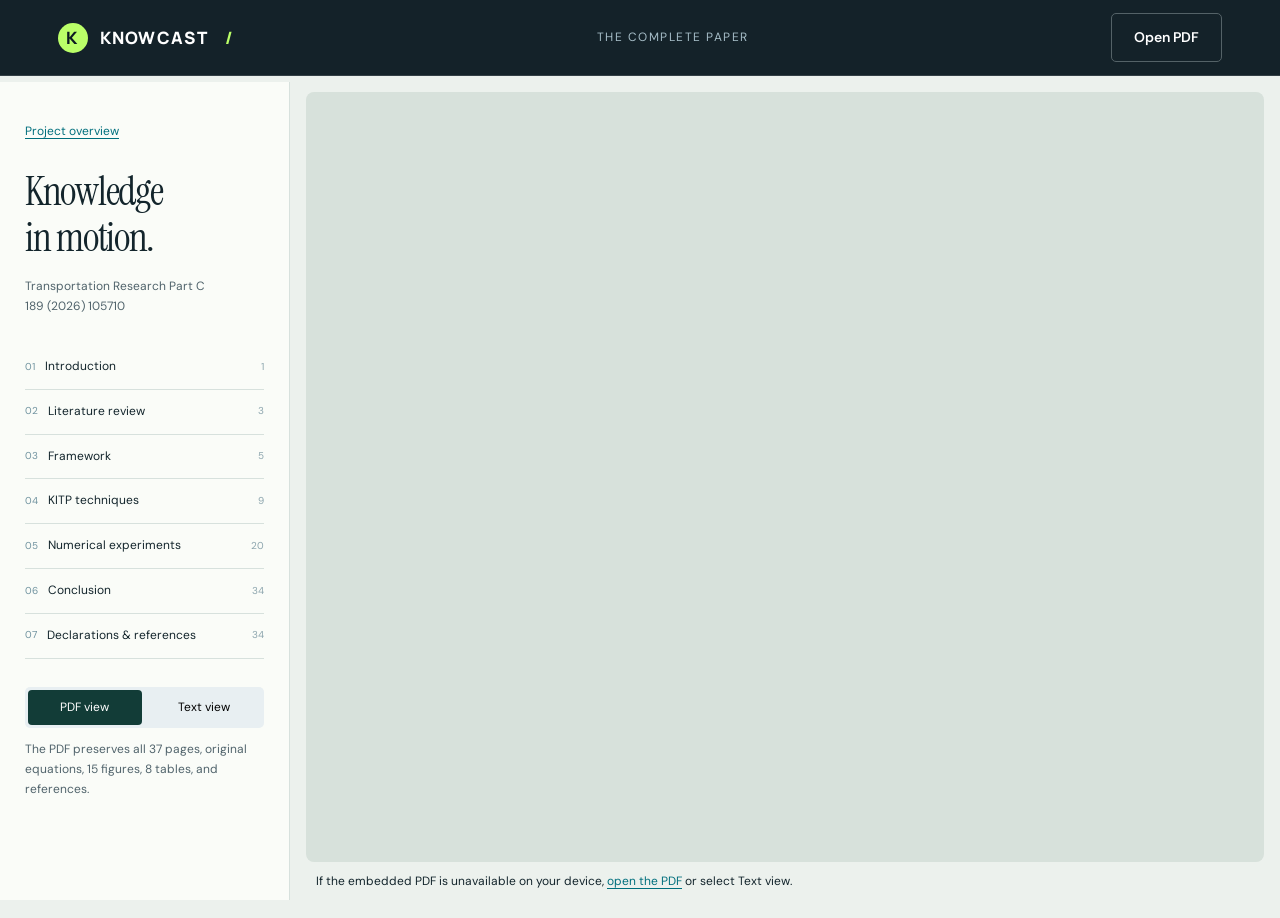
<file: docs/paper.html>
<!doctype html><html lang="en"><head><meta charset="utf-8"><meta name="viewport" content="width=device-width,initial-scale=1"><meta name="description" content="Read the complete 37-page KNOWCAST paper, with chapter navigation and an accessible extracted-text view."><title>KNOWCAST — Full paper</title><link rel="stylesheet" href="styles.css"><link rel="stylesheet" href="refine.css"><link rel="icon" type="image/svg+xml" href="data:image/svg+xml,%3Csvg xmlns='http://www.w3.org/2000/svg' viewBox='0 0 64 64'%3E%3Crect width='64' height='64' rx='15' fill='%230c171c'/%3E%3Cpath d='M18 12v40M20 32L46 12M20 32l26 20' stroke='%23baff68' stroke-width='7' fill='none'/%3E%3C/svg%3E"></head><body class="reader-body"><header class="site-header"><a class="brand" href="index.html"><span class="brand-mark">K</span> KNOWCAST<span class="brand-dot">/</span></a><span class="reader-header-label">THE COMPLETE PAPER</span><a class="button button-outline" href="assets/knowcast-paper.pdf" target="_blank" rel="noreferrer">Open PDF</a></header><main class="reader-layout"><aside class="reader-sidebar"><a class="text-link" href="index.html">Project overview</a><h1>Knowledge<br>in motion.</h1><p>Transportation Research Part C<br>189 (2026) 105710</p><nav aria-label="Paper chapters"><a href="assets/knowcast-paper.pdf#page=1" data-page="1"><span>01</span>Introduction<small>1</small></a><a href="assets/knowcast-paper.pdf#page=3" data-page="3"><span>02</span>Literature review<small>3</small></a><a href="assets/knowcast-paper.pdf#page=5" data-page="5"><span>03</span>Framework<small>5</small></a><a href="assets/knowcast-paper.pdf#page=9" data-page="9"><span>04</span>KITP techniques<small>9</small></a><a href="assets/knowcast-paper.pdf#page=20" data-page="20"><span>05</span>Numerical experiments<small>20</small></a><a href="assets/knowcast-paper.pdf#page=34" data-page="34"><span>06</span>Conclusion<small>34</small></a><a href="assets/knowcast-paper.pdf#page=34" data-page="34"><span>07</span>Declarations & references<small>34</small></a></nav><div class="reader-views" role="group" aria-label="Reader mode"><button id="pdf-mode" aria-pressed="true">PDF view</button><button id="text-mode" aria-pressed="false">Text view</button></div><p class="small">The PDF preserves all 37 pages, original equations, 15 figures, 8 tables, and references.</p></aside><section class="reader-main" aria-label="Full article"><div id="pdf-reader"><iframe id="paper-frame" src="assets/knowcast-paper.pdf#page=1" title="KNOWCAST original 37-page paper"></iframe><p class="pdf-fallback">If the embedded PDF is unavailable on your device, <a class="text-link" href="assets/knowcast-paper.pdf" target="_blank" rel="noreferrer">open the PDF</a> or select Text view.</p></div><div id="text-reader" hidden><div class="note"><strong>Extracted text view</strong>All pages are included. PDF text extraction may alter equation symbols and table order. Refer to the original PDF for exact mathematical notation and layout.</div><details class="text-page" id="text-page-1"><summary>Page 1 <span>KNOWCAST · full article</span></summary><pre>Contents lists available at ScienceDirect
Transportation Research Part C
journal homepage: www.elsevier.com/locate/trc
KNOWCAST: Domain-knowledge-integrated deep learning for
metro OD forecasting and path ﬂow estimation
Hao Zheng
 b, Han Zheng
 a,∗, George Giannopoulos
 c
a Beijing Jiaotong University, No. 3 Shangyuancun, Haidian District, Beijing, 100044, China
b Tsinghua University, No. 30 Shuangqing Road, Haidian District, Beijing, 100084, China
c Aristotle University of Thessaloniki (emeritus), Thessaloniki, 54124, Greece
a r t i c l e  i n f o
Keywords:
Metro system
OD forecasting
Path ﬂow estimation
Knowledge-informed deep learning
Graph attention networks
 a b s t r a c t
In metro operations, Origin-Destination (OD) ﬂows and path ﬂows are critical for transportation
planning, but their accurate short-term forecasting and estimation remain challenging due to the
complex inﬂuencing factors that aﬀect passenger behavior. In addition, due to data collection
challenges, previous research has generally prioritized short-term OD ﬂow forecasting over path
ﬂow estimation. To address these challenges, this paper presents a domain-knowledge-integrated
framework for jointly forecasting short-term network-level OD ﬂows and inferring path ﬂows,
with path-ﬂow inference directly coupled to the predicted OD ﬂows through an embedded assign-
ment mechanism. The framework systematically integrates transportation domain knowledge of
trip generation, trip distribution, and traﬃc  assignment into a sequence-to-sequence architecture.
This integration enables the model to analyze and incorporate these inﬂuencing factors into its
predictions. Furthermore, the proposed adaptive training mechanism progressively reﬁnes the
inﬂuence of these factors by integrating domain-knowledge-based components directly into the
sequence-to-sequence architecture, with key parameters initialized using domain knowledge to
provide an eﬀective starting point for subsequent optimization. The direct coupling between OD
forecasts and inferred path-ﬂow estimates is promoted by leveraging intermediate features that
encode path-level information. Generated by the domain-knowledge-based components during
their joint optimization with the main network, these features are used to produce path-ﬂow
estimates that remain structurally linked to the OD forecasts. The experimental results demon-
strate the eﬀectiveness of the proposed method. By analyzing the optimization trajectories of the
domain-knowledge-derived parameters, this study shows how they evolve during training and
how the deep learning process reﬁnes the initial parameters derived from classical models to
improve predictive performance. The source code used in this study is publicly available at the
GitHub repository: https://github.com/scholarhaozheng/KNOWCAST.
1.  Introduction
As the backbone of modern urban transportation, metro systems require continuous and adaptive operational management to main-
tain service reliability under ﬂuctuating demand and service conditions. These ﬂuctuations arise from both routine high-variability
∗ Corresponding author.
 E-mail addresses: zhengh22@mails.tsinghua.edu.cn (H. Zheng), han_zheng@bjtu.edu.cn (H. Zheng), ggian@academyofathens.gr (G.
Giannopoulos).
 URL: http://en.trans.bjtu.edu.cn/faculty/52vYPdmZmW7AlVkq.html (H. Zheng), http://giannopoulosgeorge1.academia.edu/ (G. Giannopou-
los)
https://doi.org/10.1016/j.trc.2026.105710
Received 15 July 2025; Received in revised form 17 March 2026; Accepted 15 April 2026
Transportation Research Part C 189 (2026) 105710
Available online 15 May 2026
0968-090X/© 2026 Elsevier Ltd. All rights are reserved, including those for text and data mining, AI training, and similar technologies.</pre></details><details class="text-page" id="text-page-2"><summary>Page 2 <span>KNOWCAST · full article</span></summary><pre>H. Zheng et al.
events, such as special events (Li et al., 2017a; Lv et al., 2024) (e.g., sports games and holidays) that alter passenger ﬂow, and
signiﬁcant service disruptions. The latter encompass weather events (Mitsakis et al., 2014) (e.g., storms, very high temperatures or
droughts), natural disasters (Zhang et al., 2024) (e.g., ﬁres, epidemics, ﬂooding), and mechanical breakdowns (Zou et al., 2024)
(e.g., power outages and signal failures). Eﬀectively responding to these conditions through proactive operational strategies, such as
crowd control, shutdowns, cancellations, or frequency adjustments, depends on accurate ﬂow forecasting and estimation. In practice,
such quantiﬁed ﬂow insights are needed at two levels. Forecasts of Origin-Destination (OD) ﬂows provide a network-wide view,
which is crucial for strategic decisions, such as adjusting service schedules. Estimates of path ﬂows provide a granular perspective
essential for capacity allocation. While station-level forecasts signal where crowding occurs, path-ﬂow estimates disentangle this ag-
gregated demand to reveal speciﬁc route usage. This enables path- and line-level interventions, such as adjusting line-speciﬁc service
frequencies.
While there is a clear operational need for short-term OD forecasting and path-ﬂow estimation, current research and practice
face four gaps: two practical challenges related to data observability and inﬂuencing-factor integration, and two methodological or
structural limitations in existing modeling approaches.
The ﬁrst gap is a practical observability challenge arising from the limitations of Automated Fare Collection (AFC) records,
the primary data source for metro demand analysis. AFC records capture passengers’ origins, destinations, and transaction times,
but they do not record the speciﬁc routes or trajectories chosen within the network. Emerging sensing technologies can provide
supplementary information, but their use remains constrained in complex underground environments. Wi-Fi and Bluetooth probes,
for example, may not reliably track cross-station trajectories because of MAC address randomization and signal attenuation. Train
load weighing mechanisms and automated door counters provide only indirect approximations of carriage-level ﬂows, since they
rely on static weight assumptions and are vulnerable to cumulative counting errors. As a result, AFC data can identify entry–exit
transactions but cannot directly observe the realized en-route trajectory or path label in a multi-transfer network. Segment-level
ﬂows therefore cannot be directly observed from AFC records. This observability barrier makes joint OD and path-ﬂow estimation an
under-determined problem that is diﬃcult  to resolve using purely data-driven methods alone. Additional structural assumptions are
therefore needed, particularly traﬃc-assignment  principles that regularize the solution space and link OD demand to plausible route
choices.
The second gap concerns the practical diﬃculty  of modeling passenger-ﬂow dynamics, particularly in analyzing and integrating
inﬂuencing factors into predictive models. In addition to the large-scale AFC datasets generated by metro systems, researchers now
have access to external records that describe relevant inﬂuencing factors, such as land use characteristics, catchment population,
operational adjustments, and weather conditions. However, data availability alone does not guarantee high forecasting accuracy.
Simply ingesting these datasets and inﬂuencing factors as ﬂat input features is often insuﬃcient;  an eﬀective model requires a
specialized architecture that can explicitly represent and learn how these factors shape ﬂow dynamics.
The remaining two gaps concern methodological and structural limitations in existing deep learning approaches.
The third gap is that current deep learning models often struggle to capture the eﬀects of dynamic inﬂuencing factors without the
integration of transportation domain knowledge. The core of this issue is methodological: existing approaches lack explicit mecha-
nisms to map these inﬂuencing factors onto behaviorally meaningful determinants (e.g., travel-time perception and transfer penalties).
Rather than using transportation domain knowledge to encode transportation behavioral rules that describe how inﬂuencing factors
(e.g., weather, service disruptions, or operational adjustments) may aﬀect passenger travel behavior, a common approach is to con-
catenate these factors as feature vectors (Liang et al., 2019; Lu et al., 2021). As a result, the network must infer these relationships
implicitly from the training data, which limits interpretability and may reduce its ability to generalize when operational conditions
shift.
The fourth gap lies in the absence of uniﬁed models for simultaneous OD-ﬂow prediction and path-ﬂow estimation. Most state-of-
the-art spatiotemporal frameworks (Gugaliya et al., 2021; Liu et al., 2019c) primarily focus on forecasting the OD matrix, relegating
traﬃc  assignment to a subsequent post-processing step. Such decoupled approaches may not fully capture the dynamic interdependen-
cies between OD demand and network propagation, and thus risk generating path-ﬂow estimates that are operationally inconsistent
with the evolving demand patterns. Overcoming this limitation requires a joint approach that structurally models the interdependen-
cies between OD and path ﬂows based on traﬃc-assignment  principles, thereby improving both model consistency and predictive
performance.
This leads to the central research question of this paper: How can we develop a uniﬁed deep learning framework that leverages
transportation domain knowledge to forecast metro OD ﬂows and simultaneously infer path ﬂows without path-level ground-truth
labels, while maintaining interpretability and adaptability to dynamic inﬂuencing factors?
To bridge these identiﬁed gaps, this paper proposes a domain-knowledge-integrated framework, KNOWCAST (Knowledge-
Integrated OD Forecasting and Path-Flow Estimation), for joint metro network-level OD-ﬂow forecasting and path-ﬂow estimation.
Accordingly, we make the following contributions.
1. To eﬀectively integrate inﬂuencing factors into deep learning models, we apply domain knowledge from transportation planning,
including trip generation, trip distribution, and traﬃc  assignment. For trip generation, we analyze station-level impacts, evaluating
how local socio-demographic proﬁles and major events inﬂuence the passenger volume originating from individual stations. For
trip distribution, we examine how inﬂuencing factors (e.g., line suspensions or service-frequency changes) aﬀect inter-station
travel patterns by altering travel impedance and passenger ﬂows between station pairs. For traﬃc  assignment, we structurally
model the propagation of demand onto network segments, capturing how adjustments to network topology and service frequency
dynamically redirect passenger route choices and alter section-level ﬂows. By translating these inﬂuencing factors into network
Transportation Research Part C 189 (2026) 105710
2</pre></details><details class="text-page" id="text-page-3"><summary>Page 3 <span>KNOWCAST · full article</span></summary><pre>H. Zheng et al.
impacts, we leverage them for several model enhancements: constructing domain-knowledge-augmented feature representations,
introducing a domain-knowledge-guided loss term, and developing a knowledge-informed architecture together with domain-
knowledge-based parameter initialization, thereby enabling the model to learn from these factors more eﬃciently.
2. To jointly forecast network-level OD ﬂows and estimate path ﬂows, we develop a uniﬁed, knowledge-integrated deep learning
framework. This architecture integrates knowledge-based components for trip generation, trip distribution, and traﬃc  assign-
ment with a deep learning predictor that supports both spatiotemporal OD forecasting and assignment-based path-ﬂow inference.
Speciﬁcally, intermediate representations generated for OD prediction are directly fed into an embedded, diﬀerentiable assign-
ment layer (formulated as a trainable Logit layer). Unlike methods that treat traﬃc  assignment as an isolated downstream task
after OD forecasting, this design explicitly models the structural dependency between predicted OD demand and inferred path-
ﬂow estimates within a single end-to-end model. This design therefore enables path-ﬂow inference without requiring path-level
ground-truth labels, while keeping the inferred path-ﬂow estimates directly coupled to the predicted OD demand.
3. To enhance the practical adaptability and interpretability of our model, we integrate domain knowledge at both the architectural
and parameter-initialization levels. We incorporate knowledge-based components into the model’s architecture and initialize
selected trainable parameters with knowledge-derived values. This enables the model to begin with a domain-knowledge-informed
foundation while maintaining the ﬂexibility to adjust these parameters in response to real-world data. The post-training trajectories
of the knowledge-derived parameters can be explicitly analyzed, showing how the model ﬁne-tunes these behavioral parameters
to better align with the observed network-level OD dynamics, even in the absence of path-level labels.
This research enables a more cohesive, interpretable, and practically applicable integration of transportation domain knowledge
and advanced deep learning techniques for network-level analysis of passenger ﬂows.
2.  Literature review
This section reviews existing methodologies for metro passenger ﬂow forecasting. Table 1 provides a structured overview, cate-
gorizing methods from classical transportation models to modern deep learning approaches and highlighting their treatment of the
challenges that motivate this work: the integration of inﬂuencing factors and the consistent forecasting of OD ﬂows and estimation
of path ﬂows.
As a classic framework in transportation planning, the four-step model oﬀers a theoretically grounded modeling process built
on transportation domain knowledge, beneﬁts from established industry standards, mature calibration techniques, and countless
successful road-network applications. Its principles are also applied to the metro domain, where elements of the model are utilized
to inform planning decisions, even if the entire four-step process is not always implemented in its classical, sequential form (Mo
et al., 2020a; Peng et al., 2024). However, when applied to short-term metro OD ﬂow prediction, the model is not well-equipped to
eﬀectively leverage the real-time OD data generated by the railway system. It is unable to learn directly from the patterns within these
data, nor can it eﬃciently  utilize relevant information concerning dynamic operational changes, such as variations in train service
frequencies or network disruptions (e.g., station or line section closures). Consequently, forecasts derived purely from the four-step
model often exhibit lower accuracy for short-term OD ﬂow prediction compared to methods capable of directly utilizing this detailed
information. Thus, while classical transportation models oﬀer foundational domain knowledge, their practical utility in predicting
metro passenger ﬂow is signiﬁcantly constrained.
To overcome the limitations of classical, domain-knowledge-based methods, statistical (parameterized) models emerged. These
models predict future OD volumes by ﬁtting parameters directly to historical data, without embedding explicit knowledge of network
topology, service schedule, or passenger behavior, and do not rely on externally provided domain knowledge or information from
traﬃc  surveys. The Historical Average (HA) method simply computes the mean volume for each time interval and assumes consistent
temporal patterns, providing a straightforward implementation, but it fails to adapt to sudden demand shifts (Smith and Demetsky,
1997). ARIMA models use auto-regressive and moving-average terms to capture linear temporal dependencies, but are constrained
by assumptions of stationarity, and often face challenges when adapting to abrupt or nonlinear variations (Ahmed and Cook, 1979;
Anvari et al., 2016; Ma et al., 2017; Vlahogianni et al., 2014). Least Squares methods (LS) formulate OD matrix estimation as a
regression problem constrained by link counts and assignment models (Yao et al., 2016). Although these statistical methods can
provide baseline OD forecasts, they can be constrained by their simpliﬁed assumptions. They primarily attempt to extract historical
patterns, but real-world metro passenger ﬂow is frequently inﬂuenced by real-time, non-periodic inﬂuencing factors, which are
common in daily operations. As these models lack mechanisms to account for such disruptions, their practical accuracy is often
compromised.
Machine-learning approaches such as Bayesian networks (BN), Backpropagation Neural Network (BPNN), and Support Vector
Machines (SVMs) have been deployed to forecast metro OD ﬂows by learning complex, non-linear relationships directly from the
data, yet each technique comes with distinctive trade-oﬀs. Bayesian networks encode causal dependencies (e.g., headways, station
connectivity, weather) in a directed acyclic graph and update OD probabilities via Bayes’ rule, allowing heterogeneous evidence fusion
and explicit uncertainty bounds (Blume et al., 2022; Ma et al., 2013; Roos et al., 2017). However, when the number of stations and
features increases, structure learning and exact inference become NP-hard, so analysts must rely on strong independence assumptions
or approximate sampling methods. These shortcuts often reduce accuracy during peak-hour demand surges. Back-propagation neural
networks iteratively adjust weights through gradient back-propagation, capturing the non-linear interplay among timetable changes,
boarding counts, and spatial lags (Roos et al., 2016; Wei and Chen, 2012; Zhou et al., 2016). They can introduce impact features into
training without heavy feature engineering. However, a plain feed-forward network has no explicit temporal memory, so it struggles to
Transportation Research Part C 189 (2026) 105710
3</pre></details><details class="text-page" id="text-page-4"><summary>Page 4 <span>KNOWCAST · full article</span></summary><pre>H. Zheng et al.
Table 1
Categorization of passenger ﬂow forecasting methods.
 Speciﬁc Technique Analysis of Limitations Representative Citations
 Classical Transportation Models
 Four-Step Model Factor Integration: Theory-grounded but not adaptive to
real-time data streams.
Mayer (1961), Mo et al. (2020a), Peng et al. (2024)
 Classical Optimization Tsekeris et al. (2007)
 Statistical (Parameterized) Models
 Historical Average (HA) Factor Integration: Not explicitly modeled; assumes sta-
tionary patterns and struggles with dynamic disruptions.
Prediction Target: Almost exclusively OD ﬂow only.
Smith and Demetsky (1997)
 ARIMA Anvari et al. (2016), Ma et al. (2017), Vlahogianni et al. (2014),
Ahmed and Cook (1979)
 Kalman Filtering Jiao et al. (2016), Xiong et al. (2020), Gazis and Knapp (1971),
Grindey et al. (n.a.), Guo et al. (2014)
 State-Space Models Yao et al. (2015), Zhi-jie et al. (2017)
 Least Squares (LS) Yao et al. (2016)
 Iterative Proportional Fitting Galliani et al. (2024)
 Classic Machine Learning
 Bayesian Networks (BN) Factor Integration: Handled as input features without
structural guidance.
Prediction Target: Overwhelmingly OD ﬂow only.
Blume et al. (2022), Ma et al. (2013), Roos et al. (2017)
 BP Neural Network (BPNN) Roos et al. (2016), Wei and Chen (2012), Zhou et al. (2016)
 Support Vector Machines (SVMs) Sapankevych and Sankar (2009), Sun et al. (2015), Wang et al.
(2018)
 Spatiotemporal Deep Learning
 LSTM Factor Integration: Predominantly concatenates inﬂuenc-
ing factors as raw feature vectors, lacking theoretical guid-
ance.
Prediction Target: Overwhelming focus on OD ﬂow predic-
tion, neglecting joint and consistent path ﬂow estimates.
Cho et al. (2014), Hochreiter and Schmidhuber (1997), Jiang
et al. (2019), Liu et al. (2023, 2019c), Noursalehi et al. (2022),
Toqué et al. (2016), Wang et al. (2020, 2019), Xi et al. (2018),
Zhang et al. (2019a), Ma et al. (2018)
 CNN Krizhevsky et al. (2017), Shi et al. (2015), Zhang et al. (2021)
 GCN Gugaliya et al. (2021), He et al. (2022), Jiang et al. (2022), Liu
et al. (2020), Wang et al. (2020, 2019), Xiong et al. (2020), Yang
et al. (2022), Liu et al. (2023), Guo et al.
 GRU Liu et al. (2023), Sha et al. (2020)
 Encoder-Decoder Ke et al. (2021)
 Emerging Knowledge-Guided Models
 Knowledge-Guided Architectures Factor Integration: Begins to use domain knowledge to
structure model inputs or logic.
Prediction Target: Primarily OD ﬂow.
Zhang et al. (2023b), Zou et al. (2024), Jin et al. (2025)
track long-range demand cycles. Support Vector Machines employ structural-risk minimization to ﬁnd a maximum-margin hyperplane
that links features such as lagged boardings, weather, and special events to OD demand (Sapankevych and Sankar, 2009; Sun et al.,
2015; Wang et al., 2018). Their limitations become more pronounced on large networks: the computational eﬀort required to solve
the underlying quadratic program scales super-linearly with the number of OD pairs, kernel and hyper-parameter tuning require
exhaustive search, and the default formulation provides only deterministic point estimates. Collectively, despite their advantages
over simple statistical baselines, a challenge for these classical machine learning models is processing the spatiotemporal graph
structure of metro OD data. Metro OD data is shaped by both its evolution over time (temporal dependencies) and the physical
network on which it exists (spatial-topological dependencies). As these models were not primarily designed for this context, they
may struggle to simultaneously capture both the temporal and spatial dimensions, and their computational complexity can become
a hurdle for large-scale applications.
The rise of deep learning has introduced a new paradigm for tackling prediction problems. Deep learning architectures are com-
paratively better suited to utilize the spatiotemporal data generated by metro systems. By representing the metro network as a graph
with stations as nodes, Graph Neural Networks (GNNs) and Graph Convolutional Networks (GCNs) capture the spatial diﬀusion of
passenger ﬂow across the metro network topology (Gugaliya et al., 2021; He et al., 2022; Jiang et al., 2022; Liu et al., 2020; Wang
et al., 2020, 2019; Xiong et al., 2020; Yang et al., 2022). To model temporal dynamics, recurrent architectures such as LSTM or GRU
capture long-range headway and boarding dependencies (Cho et al., 2014; Hochreiter and Schmidhuber, 1997; Jiang et al., 2019; Liu
et al., 2023, 2019c; Noursalehi et al., 2022; Sha et al., 2020; Toqué et al., 2016; Wang et al., 2020, 2019; Xi et al., 2018; Zhang et al.,
2019a) in ridership patterns. GNNs and GCNs are often combined with recurrent architectures to capture the spatiotemporal rela-
tionships of metro passenger ﬂow. For example, hybrid models such as the Semantic-Augmented ST-GCN (Jin et al., 2025) or DeepPF
(Liu et al., 2019c) can process raw AFC data and timetables, allowing them to learn how schedule changes, station topology, and
Transportation Research Part C 189 (2026) 105710
4</pre></details><details class="text-page" id="text-page-5"><summary>Page 5 <span>KNOWCAST · full article</span></summary><pre>H. Zheng et al.
passenger behavior clusters interact over time. Recent studies have increasingly leveraged heterogeneous data sources. Galliani et al.
(2024) proposes a dynamic OD estimation pipeline that fuses ticket and subscription sales with automated passenger-count data using
an Iterative Proportional Fitting algorithm, yielding weekly OD matrices for the Trenord railway network. Zou et al. (2024) develops
a modular real-time OD-ﬂow prediction model by combining convolutional LSTM cells, self-attention layers, and enhanced graph
convolutions that are augmented with impact features like weather to capture rapid spatiotemporal disruptions during operational
incidents.
However, despite the impressive predictive capabilities of deep learning models, a closer examination reveals a limitation in
how these models incorporate inﬂuencing factors. Real-world metro operations are constantly inﬂuenced by a variety of inﬂuencing
factors, such as weather conditions (Guo et al., 2020), air quality (Zhang et al., 2020), day of the week (Zhang et al., 2017), holidays
(Chen et al., 2019), and events (Chen et al., 2019), which require adaptive management strategies. These passenger ﬂow management
strategies can directly or indirectly inﬂuence the metro service network, as well as change how passengers enter and move through
the system. The eﬀectiveness of a predictive model therefore depends on whether it can remain reliable during the disruptions that
commonly occur in daily operations. Performance under incident-free settings alone is not suﬃcient.  To account for inﬂuencing factors
aﬀecting OD ﬂow distribution, previous studies have explored diﬀerent methods to integrate these factors into deep learning-based
passenger OD ﬂow forecasting models. The predominant method for incorporating these factors is to embed them as unstructured
augmented feature vectors and concatenate them with other input, either with the primary input tensor (Liang et al., 2019; Liu
et al., 2019a; Lu et al., 2021; Yao et al., 2019), or with the encoded spatiotemporal features before the ﬁnal prediction layer (Zhang
et al., 2020, 2017, 2018, 2019b). This approach, while straightforward in providing the model with raw information, generally
does not explicitly incorporate transportation domain knowledge to deﬁne how these inﬂuencing factors logically shape passenger
travel behavior, such as trip generation or distribution patterns. Consequently, the model must infer these complex relationships
from correlations in the training data and the directly incorporated, unanalyzed inﬂuencing factors alone. This inference process is
often challenging. A few studies have begun to address this gap by using domain knowledge to guide the analysis and integration of
inﬂuencing factors. For example, Zhang et al. (2023b) employs a passenger travel path choice model to calculate the passenger ﬂow
volumes on a speciﬁc route section. Then it calculates the relative importance of OD pairs and incorporates this importance into the
loss function to guide the optimization direction. However, these knowledge-guided approaches remain the exception.
Beyond the challenge of knowledge integration, the fundamental limitation is that current models are primarily designed to predict
overall passenger demand (OD ﬂows), and in doing so, largely neglect the prediction of how that traﬃc  will spread out across speciﬁc
routes (path ﬂows). As summarized in Table 1, most advanced deep learning models, including the spatiotemporal frameworks cited
earlier, deﬁne their primary objective as predicting the OD matrix. They largely overlook the task of producing path-ﬂow estimates
that remain directly coupled to the OD results. If these two tasks are separated, a potential limitation of this separation is that it may
not fully capture the strong inter-dependencies between OD and path ﬂows. The challenge of ensuring their consistency is explicitly
recognized in transportation science. For instance, some researchers have focused on the joint estimation of OD matrices and path
ﬂows to ﬁnd a mutually consistent solution, often using classical optimization (Tsekeris et al., 2007). However, these methods are
often distinct from the end-to-end deep learning paradigm. Within the deep learning context, where models are trained directly on
data, forecasting OD ﬂows and estimating path ﬂows with separate, uncoordinated models creates the risk of generating logically
inconsistent and operationally unreliable outputs. Therefore, a critical research gap exists: the absence of a uniﬁed deep learning
framework capable of jointly forecasting OD ﬂows and inferring path ﬂows while keeping the two outputs directly coupled within a
single model.
This review thus conﬁrms the two primary methodological gaps identiﬁed in Section 1. First, we have seen that while deep learn-
ing models are powerful, they primarily treat inﬂuencing factors as unstructured inputs, failing to leverage transportation domain
knowledge for more robust and interpretable predictions. Second, the literature shows a clear and persistent focus on OD ﬂow fore-
casting, with a signiﬁcant lack of uniﬁed frameworks that can ensure consistency between OD predictions and path ﬂow estimations.
Our work is therefore positioned to directly address these limitations by proposing a knowledge-integrated architecture for joint
forecasting and estimation.
3.  Framework for integrating domain knowledge into forecasting models
The KNOWCAST framework integrates domain knowledge from classical transportation models (including trip generation, trip
distribution, and traﬃc  assignment) into its deep learning architecture through its core component, the Knowledge-Integrated Traﬃc
Predictor (KITP). These KITPs serve as the building blocks for both the encoder and decoder in KNOWCAST’s sequence-to-sequence
(Seq2Seq) architecture. Embedding KITP units throughout the encoder–decoder structure allows KNOWCAST to leverage intermediate
representations and outputs generated during OD forecasting, such as path-choice probabilities, to infer path ﬂows even when direct
path-ﬂow observations are unavailable.
3.1.  The integration of domain-knowledge and deep learning model
To provide a clear roadmap before discussing the technical complexities, Fig. 1 outlines the high-level logic of our framework.
It demonstrates how transportation domain knowledge is translated into Knowledge Integrators that steer the deep learning engine
toward consistent multi-level predictions. Building on this overview, we introduce the conceptual basis for integrating transportation
domain knowledge with deep learning models to handle the inﬂuencing factors. We deﬁne domain knowledge as structured, spe-
cialized information that can take various forms, such as model coeﬃcients  that quantify the importance of factors, functional forms
Transportation Research Part C 189 (2026) 105710
5</pre></details><details class="text-page" id="text-page-6"><summary>Page 6 <span>KNOWCAST · full article</span></summary><pre>H. Zheng et al.
Fig. 1. Conceptual roadmap of the KNOWCAST framework. It illustrates the streamlined ﬂow from raw data and domain knowledge to joint and
consistent network-level OD forecasting and path ﬂow estimation.
that express behavioral rules as mathematical equations, and network topologies that represent the structural relationships between
nodes.
Expanding upon the initial roadmap, Fig. 2 presents the detailed methodology for knowledge integration. In deep learning, a model
𝑀 comprises several components: a dataset 𝐷, a network architecture 𝜋, a loss function L , and a set of parameters 𝜃. The training
process is to learn the optimal parameters 𝜃 for a model 𝑀, which is achieved by using a learner 𝐿 to minimize a loss function L on the
given dataset 𝐷 (Dash et al., 2022). Within this context, we deﬁne knowledge integration as the process of translating problem-speciﬁc
domain knowledge into targeted modiﬁcations of one or more of these components: the data 𝐷, the architecture 𝜋, the parameters
𝜃, or the loss function L , and integrating them into the model. This translation and integration are performed by what we term a
Knowledge Integrator (as indicated by À, Á, Â, Ã, and Ä).
Our four-layered methodology for knowledge integration is detailed as follows:
(a) Raw Data: Presents the initial model inputs, including historical OD data and various inﬂuencing factors.
(b) Domain Knowledge: Represents the repository of domain knowledge, including transportation principles and parameters.
(c) Knowledge Integrator: Employing domain knowledge to analyze the impacts of inﬂuencing factors on the metro system and
translate these impacts into components that can be directly integrated into deep learning models. We formalize this into four
primary methods of knowledge integration:
(i) Method 1: Data Transformation: Wherein domain knowledge is analyzed to process relevant inﬂuencing factors and extend
the original data 𝐷 with domain-knowledge-integrated features, produce domain-knowledge-enriched data 𝐷′, which serves
as the actual input to the model.
(ii) Method 2: Loss Function Modiﬁcation: Wherein knowledge-informed terms are integrated into the original loss function L ,
forming an enhanced loss function L ′ that incorporates domain-theoretical guidance during model optimization.
(iii) Method 3: Architecture Extension: Wherein domain knowledge extends the model’s architecture 𝜋 into 𝜋′ by incorporating
a knowledge-based component.
(iv) Method 4: Parameter Initialization: Wherein domain knowledge provides initial values for a subset of the knowledge-
based component’s parameters 𝜃, allowing the model to begin with a transportation theory-based foundation and optimize
these parameters dynamically during training. This process creates domain-knowledge-informed parameters 𝜃′, which are
subsequently made trainable.
(d) Learner: Receives the knowledge-integrated data (𝐷′), parameters (𝜃′), extended architecture (𝜋′), and the knowledge-informed
loss function (L ′), and is trained to generate predictions.
We consider inﬂuencing factors on the metro system at three planning stages: trip generation, trip distribution, and traﬃc  assign-
ment. We then outline the methodology for using Knowledge Integrators to transform the knowledge from each stage into structured,
model-integrable components for deep learning.
To account for the impact of socio-demographic features and temporal attributes, which are the inﬂuencing factors perturbing
station inﬂows and outﬂows, we employ a Knowledge Integrator to aggregate them to each station’s Traﬃc  Analysis Zone (TAZ)
and predict the time-varying trip generation and attraction for each TAZ. The diﬀerence between these predictions and the OD ﬂow
forecasts from the main model (which are summed by station) acts as a loss function term. This term utilizes domain knowledge from
the trip generation phase to direct the main model’s training.
Inﬂuencing factors, including operational adjustments (e.g., planned headway changes, station closures, and line or section sus-
pensions) and incident-related service disruptions or response measures (e.g., service cancellations, emergency station closures), can
alter generalized inter-station impedance and thereby reshape station-to-station travel patterns. We employ a Knowledge Integrator
to encode these impacts as time-varying inputs to a gravity model, and then run a trip-distribution algorithm to compute a coarse es-
timate of OD proportions. The derived OD proportions are appended to the OD feature vector to improve sensitivity to network-wide
shifts.
Transportation Research Part C 189 (2026) 105710
6</pre></details><details class="text-page" id="text-page-7"><summary>Page 7 <span>KNOWCAST · full article</span></summary><pre>H. Zheng et al.
Fig. 2. Methodology for applying domain knowledge. This ﬁgure illustrates the transformation of transportation domain knowledge into deep
learning components. Each Knowledge Integrator (marked À-Ä) serves as a bridge between classical theory and data-driven optimization.
Inﬂuencing factors that alter path-level information aﬀect how passengers choose their travel routes. To analyze their impact on
the metro system, we use a multinomial logit (MNL) model. We calculate a utility score for each possible path. These scores then
feed into a logit model, which determines the probability of each path being chosen. A Knowledge Integrator integrates both the
utility layer and the logit model structure into a deep learning model, and initializes its parameters using domain knowledge. A
Knowledge Integrator captures the path ﬂow mechanism with a tripartite graph 𝐺′ = (OD ∪  ∪ Ω, 𝐹 ∪ 𝑈 ) linking OD pairs OD, paths
, and network sections Ω. Here, 𝐹 is the set of edges connecting OD pairs to paths, and 𝑈 connects paths to the network sections
they traverse. Section-status matrices encode time-varying service-network states (e.g., service frequency and section availability).
These matrices are appended as network-level augmentations to OD features and are also used to update the path-related service
representations in the embedded assignment component.
In this way, we eﬀectively analyze and integrate the impacts of these inﬂuencing factors on the metro system, enhancing the
metro passenger-ﬂow prediction model’s robustness to variations.
3.2.  The sequence-to-sequence prediction architecture
Our proposed framework, KNOWCAST, is built on a sequence-to-sequence (Seq2Seq) architecture, following previous works (Liu
et al., 2023; Ke et al., 2021; Zhang et al., 2024). This architecture is shown in Fig. 3.
Let 𝑡0 be the time step at which the prediction is made. The objective is to forecast OD ﬂows for 𝑡0 and subsequent time steps.
The encoder processes the realized historical OD matrices and associated inﬂuencing factors over a lookback window of length 𝑙ℎ,
Transportation Research Part C 189 (2026) 105710
7</pre></details><details class="text-page" id="text-page-8"><summary>Page 8 <span>KNOWCAST · full article</span></summary><pre>H. Zheng et al.
Fig. 3. The architecture of the KNOWCAST framework. It employs a Seq2Seq architecture with an encoder and decoder built from knowledge-
integrated traﬃc  predictor (KITP) units.
namely from 𝑡0 − 𝑙ℎ to 𝑡0 − 1. At each encoder step 𝑖 ∈ {1, … , 𝑙ℎ}, a KITP unit takes { 𝐈𝑑,𝑡0−𝑙ℎ+𝑖−1, 𝐾𝑑,𝑡0−𝑙ℎ+𝑖−1
}  as input and updates the
hidden state. The encoder hidden state is initialized to zero before the ﬁrst encoder step. We index the encoder hidden state by the
time of the most recently processed observed interval. Accordingly, after the KITP unit processes the inputs at time 𝑡, the resulting
hidden state is denoted by ℎ𝑡. Hence, the encoder hidden states evolve as ℎ𝑡0−𝑙ℎ , … , ℎ𝑡0−1, and the ﬁnal encoder state ℎ𝑡0−1 is passed
to the decoder as the initial context state. Accordingly, the encoder uses only realized historical inputs from 𝑡0 − 𝑙ℎ to 𝑡0 − 1, while 𝑡0
is treated as the ﬁrst prediction step of the forecast horizon.
The decoder then generates OD matrix predictions over a future forecast horizon of length 𝑙𝑓 , namely from 𝑡0 to 𝑡0 + 𝑙𝑓 − 1. At each
decoder step, the KITP unit receives the previous hidden state together with the previous OD input and the current domain-knowledge
input, and outputs both the current OD prediction and the updated hidden state. At the ﬁrst decoder step, the unit is initialized with
the encoder state ℎ𝑡0−1 and receives a zero-matrix input together with the current dynamic knowledge inputs {𝐾 𝜅
𝑑,𝑡0
}𝜅∈{2,4,6,7}, thereby
producing the ﬁrst prediction ̂𝐈𝑑,𝑡0 and the updated hidden state ℎ𝑡0 . From the second decoder step onward, the previous OD input
diﬀers between training and inference. During training, teacher forcing is applied: for 𝑗 = 1, … , 𝑙𝑓 − 1, the ground-truth OD matrix
from the previous step, 𝐈𝑑,𝑡0+𝑗−1, is fed as input together with the previous hidden state ℎ𝑡0+𝑗−1 and the current domain-knowledge input
{𝐾 𝜅
𝑑,𝑡0+𝑗 }𝜅∈{2,4,6,7} to predict the matrix for the current step, ̂𝐈𝑑,𝑡0+𝑗 , and to update the hidden state to ℎ𝑡0+𝑗 . During inference, where
future ground-truth data is unavailable, for 𝑗 = 1, … , 𝑙𝑓 − 1, the decoder instead feeds back its own previous prediction, ̂𝐈𝑑,𝑡0+𝑗−1,
as the OD input to the next KITP step, together with ℎ𝑡0+𝑗−1 and {𝐾 𝜅
𝑑,𝑡0+𝑗 }𝜅∈{2,4,6,7}, to generate the forecast for the current step,
̂𝐈𝑑,𝑡0+𝑗 , and the updated hidden state ℎ𝑡0+𝑗 . Thus, the decoder hidden states evolve as ℎ𝑡0 , ℎ𝑡0+1, … , ℎ𝑡0+𝑙𝑓 −1, while the predicted OD
sequence is
{
̂𝐈𝑑,𝑡0 , … , ̂𝐈𝑑,𝑡0+𝑙𝑓 −1
}
. Notably, the KITP decoder removes three Graph Attention Gated Recurrent Units (GATRU) that
allocate destinations for ongoing, unﬁnished trips, as real-time unﬁnished-trip observations for future intervals are unavailable at the
prediction origin. This structure allows the framework to learn complex temporal dependencies while ensuring that the encoding and
decoding processes are guided by transportation domain knowledge and informed by inﬂuencing factors.
The problem statement of this research is as follows. Given the historical ridership data over the past 𝑙ℎ time intervals and the
inﬂuencing factors available at the prediction origin, the goal is to train a model that learns a mapping function 𝑓 (⋅) to predict the
Actual OD matrices for the next 𝑙𝑓 time intervals. The formulation is shown in Eq. (1):
[{
𝐈𝐹
𝑑,𝑡0−𝑙ℎ+𝑖−1, 𝐈𝑈
𝑑,𝑡0−𝑙ℎ+𝑖−1
} 𝑙ℎ
𝑖=1
, {𝐾 𝜅 }𝜅∈{3,5},
{
𝐾 𝜅
𝑑, 𝑡0−𝑙ℎ+𝑖−1
||||
𝑖 = 1, … , 𝑙ℎ + 𝑙𝑓 , 𝜅 ∈ {2, 4, 6, 7}
} ]
𝑓 (⋅)
← ← ← ← ← ← ← ← ← ← ← ← ← ← ← →
{
̂𝐈𝐴
𝑑,𝑡0+𝑗−1
} 𝑙𝑓
𝑗=1
(1)
In this formulation:
• 𝐈𝐹
𝑑,𝑡 denotes the ﬁnished-demand information at time 𝑡, while 𝐈𝑈
𝑑,𝑡 denotes the unﬁnished-demand information at time 𝑡. Their
concrete processed representations used within the predictor are described in Section 4.2.
• ̂𝐈𝐴
𝑑,𝑡 is the model’s predicted Actual OD matrix at a future time 𝑡.
• 𝐈𝐴
𝑑,𝑡 is the corresponding ground-truth Actual OD matrix used during training to supervise ̂𝐈𝐴
𝑑,𝑡 .
• Static inputs 𝐾 𝜅 are assumed not to change over the short-term forecast horizon. 𝐾 3 represents the static preference parameters
for the trip distribution model (gravity model), and 𝐾 5 provides the domain-knowledge-based prior values used to initialize the
route-choice utility coeﬃcients.  Dynamic inputs 𝐾 𝜅
𝑑,𝑡 exhibit temporal variability. 𝐾 2
𝑑,𝑡 includes explanatory variables for trip
generation; 𝐾 4
𝑑,𝑡 includes dynamic variables for trip distribution; 𝐾 6
𝑑,𝑡 represents time-varying variables for the utility function;
and 𝐾 7
𝑑,𝑡 describes the dynamic service network structure. The primary OD data are treated as the base inputs of the forecasting
system and are therefore not indexed within the 𝐾 𝜅 notation. Accordingly, the domain-knowledge-related inputs are indexed
starting from 𝜅 = 2.
Here, the future-dated dynamic inputs 𝐾 𝜅
𝑑,𝑡 for 𝑡 ∈ {𝑡0, … , 𝑡0 + 𝑙𝑓 − 1} denote exogenous variables that are known in advance, op-
erationally announced, or forecastable at the prediction origin. Accordingly, at forecasting time, KNOWCAST uses only information
available at 𝑡0: AFC-derived historical OD inputs are available only up to 𝑡0 − 1; scheduled service-network variables, such as timeta-
bles, planned headways, station closures, and line adjustments, are known in advance from oﬃcial  operation plans; and weather and
Transportation Research Part C 189 (2026) 105710
8</pre></details><details class="text-page" id="text-page-9"><summary>Page 9 <span>KNOWCAST · full article</span></summary><pre>H. Zheng et al.
major-event indicators are obtained from short-term forecasts or publicly announced schedules. Therefore, the framework relies on
information that is observable or forecastable at the decision time.
4.  Key techniques of knowledge-integrated traﬃc  predictor (KITP)
The Knowledge-Integrated Traﬃc  Predictor (KITP) is the central component of the KNOWCAST framework. It incorporates domain
knowledge into a network-level predictive model using the previously mentioned Knowledge Integrators. They are designed to analyze
and integrate inﬂuencing factors by performing separate tasks such as enriching input features by capturing temporal regularities and
modeling inter-station spatial correlations with a gravity model, introducing knowledge-informed loss terms, and utilizing dynamic
network structures for knowledge-informed parameter initializations. The resulting knowledge-integrated features, loss functions, and
initialized parameters are then leveraged by a Graph Attention Gated Recurrent Unit (GATRU) to jointly produce knowledge-aware
network-level OD forecasting and path ﬂow estimation.
4.1.  Knowledge-driven modular design for enhanced ﬂow forecasting and estimation
As illustrated in Fig. 4, the KITP’s architecture is an implementation of the methodological framework introduced in Section 3.1
(see Fig. 2). Its horizontal layers directly correspond to the conceptual stages of (a) Raw Data; (b) Domain Knowledge (where Layer
b.1 represents traﬃc-domain  parameters, e.g., the initial coeﬃcients  for a path utility function; Layer b.2 describes the transportation
behavioral rules, e.g., the functional form of a gravity model for trip distribution); (c) Knowledge Integrator; and (d) Learner.
Layer c is the action layer where domain knowledge from Layer b is applied to the data from Layer a. Through a series of
transformations, the domain knowledge is applied to assess the impact on the metro system by performing linear transformations,
arithmetic operations, and neural network transformations. Layer c in Fig. 4 is vertically organized into ﬁve Knowledge Integrators
to perform separate tasks:
(1) Allocating Unﬁnished OD Flow and Aggregating the Resulting OD Matrix: Component À captures temporal regularities from
historical OD ﬂow data through periodic windowing and by addressing data sparsity via matrix aggregation.
(2) Formulating a Trip Generation-Informed Loss Term: Component Á formulates a trip generation-informed loss term based on
independently modeled station-level trip generation estimation, to guide the optimization process.
(3) Generating OD-Distribution-Based Augmented Features: Component Â generates an OD-Distribution-Based Adjustment Matrix
to serve as an augmented feature for the primary OD matrix, thereby informing the model about how inter-station travel patterns
are likely to shift due to these inﬂuences.
(4) Incorporating Path-Choice Components into Neural Networks with Knowledge-Based Initialization: Component Ã functions as
a diﬀerentiable assignment layer. It leverages domain knowledge of traﬃc  assignment to both incorporate a logit-model-based
component into the deep learning framework and initialize a set of trainable parameters with knowledge-informed values. This
design allows the model to infer path ﬂows directly from OD forecasts without requiring path-level ground truth, ensuring that
the estimated ﬂows remain behaviorally consistent with the predicted OD demand.
(5) Incorporating Service-Network Variations and Their Impacts on Passenger Path Choice Modeling: Component Ä augments the
OD features using compressed feature representations of path-level choices and service frequency. These representations are
generated from network-level service information.
Taken together, the predictor-side OD feature representation consists of the primary historical OD-ﬂow input and three knowledge-
integrated augmentations: the OD-distribution-based feature from Component Â, the compressed path-choice representation from
Component Ã/Ä, and the compressed service-frequency representation from Component Ä. Thus, the historical OD input provides
the demand baseline, while the three augmented components respectively encode distributional shifts, path-choice information, and
time-varying service-network conditions.
Beyond feature extraction, these Knowledge Integrators serve a critical function by acting as structural regularizers. While tradi-
tional deep learning often requires explicit regularization such as 𝐿1 or 𝐿2 norms to prevent overﬁtting, the integration of theoretical
models in KNOWCAST imposes strong inductive biases that constrain the neural network’s hypothesis space. For instance, the Logit-
based path choice component (Component Ã) and the Gravity-based distribution logic (Component Â) force the model to seek
solutions adhering to transportation principles rather than memorizing high-frequency noise or idiosyncratic patterns in the training
data. This design is intended to improve robustness and generalizability. For detailed explanation of each Knowledge Integrator, see
Sections 4.2–4.6:
4.2.  Allocating unﬁnished OD ﬂow and aggregating the resulting OD matrix (component À)
This Knowledge Integrator ﬁrst addresses data sparsity by transforming the raw OD matrices into the compressed representation
used by the predictor. This adjustment preserves the dominant OD ﬂows while aggregating low-volume destinations into a residual
category.
It then generates a more complete real-time snapshot of network-wide travel demand by allocating unﬁnished trips within the
same compressed destination space. This is achieved in two stages. First, a periodic windowing procedure organizes recurrent his-
torical destination patterns into historical reference inputs. Second, the unﬁnished OD allocation module combines these historical
destination patterns with the current unﬁnished-trip counts to construct the auxiliary inputs used by the predictor.
Transportation Research Part C 189 (2026) 105710
9</pre></details><details class="text-page" id="text-page-10"><summary>Page 10 <span>KNOWCAST · full article</span></summary><pre>H. Zheng et al.
Fig. 4. KITP: The core component of the KNOWCAST framework’s encoder and decoder. This diagram represents the technical implementation of
the methodology in Fig. 2 (Horizontal View), where each Knowledge Integrator corresponds strictly to the logical layers deﬁned previously.
Transportation Research Part C 189 (2026) 105710
10</pre></details><details class="text-page" id="text-page-11"><summary>Page 11 <span>KNOWCAST · full article</span></summary><pre>H. Zheng et al.
4.2.1.  Input 1: historical origin-destination (OD) ﬂow data
The model’s primary input is the historical OD ﬂow data derived directly from the metro’s AFC data, as deﬁned in Eq. (1). Each
raw AFC record contains a unique card ID, an origin station (tap-in), an entry time, a destination station (tap-out), and an exit time.
This provides a direct, observed record of passenger OD trips. To structure this data for short-term forecasting, we deﬁne a reference
time 𝑡0, which is the precise moment a prediction is made. All historical data from past intervals 𝑡 (where 𝑡 &lt; 𝑡 0) is processed relative
to this reference time 𝑡0. This processing yields three distinct data structures for any given historical time interval (𝑑, 𝑡):
Let the set of all metro stations be STN, where |STN| is the total number of stations. Let  denote the set of service days in the
raw dataset and let  = {1, … , 𝜌} denote the set of time intervals within each day, where 𝜌 is the number of intervals per day. For
any given day–time interval pair (𝑑, 𝑡) ∈  ×  , the raw AFC records are processed from the dataset raw = {𝐼 raw
𝑑,𝑡 ∣ 𝑑 ∈ , 𝑡 ∈  } into
the following structured matrices and vectors:
• Actual OD Matrix (𝐈raw,𝐴
𝑑,𝑡 ∈ ℝ|STN|×|STN|): Serving as the ground-truth travel demand for interval 𝑡 and our prediction target. Each
element 𝐼 raw,𝐴
𝑑,𝑡 (𝑚, 𝑛) represents the total number of passengers who began their journey (tapped-in) at origin 𝑚 during interval 𝑡
and eventually completed it (tapped-out) at destination 𝑛, based on the complete AFC transaction history.
• Finished OD Matrix (𝐈raw,𝐹
𝑑,𝑡 ∈ ℝ|STN|×|STN|): Each element 𝐼 raw,𝐹
𝑑,𝑡 (𝑚, 𝑛) tracks the number of passengers who started at station 𝑚
during interval 𝑡 and completed their trip at station 𝑛 at or before the reference time 𝑡0. This matrix represents the OD ﬂow from
interval 𝑡 that is already known and completed by the time of prediction.
• Unﬁnished Trip Vector (𝐈raw,𝑈
𝑑,𝑡 ∈ ℝ|STN|×1): Each element 𝐼 raw,𝑈
𝑑,𝑡 (𝑚) quantiﬁes the number of passengers who entered (tapped-in)
at station 𝑚 during interval 𝑡 but have not yet exited (tapped-out) the system by the reference time 𝑡0. These passengers are still
in-transit, and their ﬁnal destinations are unknown at 𝑡0.
For each origin station, the total actual departures must equal the sum of completed and ongoing trips by forecast time 𝑡0. The
theoretical relationship between the matrices 𝐈raw,𝐴
𝑑,𝑡 , 𝐈raw,𝑈
𝑑,𝑡 , and 𝐈raw,𝐹
𝑑,𝑡  is given in Eq. (2),
∑
𝑛∈STN
𝐼 raw,𝐴
𝑑,𝑡 (𝑚, 𝑛) =
∑
𝑛∈STN
𝐼 raw,𝐹
𝑑,𝑡 (𝑚, 𝑛) + 𝐼 raw,𝑈
𝑑,𝑡 (𝑚), ∀𝑚 ∈ STN (2)
4.2.2.  OD matrices dimensionality reduction via selective aggregation
To address the high dimensionality and sparsity that typically characterize OD matrices in large-scale metro systems, we convert
each raw OD matrix into a compressed representation by retaining the dominant destination ﬂows for each origin and aggregating
the remaining low-volume destinations into a residual column, following the general idea of Liu et al. (2020).
The compression is performed on an origin-by-origin basis. For each origin station 𝑚, destination stations are ranked according
to their cumulative ﬂow over the training period. We then retain the top |RDS| destinations explicitly and aggregate all remaining
destinations into one additional column. Accordingly, for each origin 𝑚, we deﬁne an ordered retained destination set
RDS𝑚 = {𝑛(1)
𝑚 , 𝑛(2)
𝑚 , … , 𝑛(|RDS|)
𝑚 },
where |RDS| is the number of explicitly retained destinations for each origin. Here, the subscript 𝑚 indicates that the retained
destination set is deﬁned separately for each origin row, and 𝑛( ̃ 𝑛)
𝑚  denotes the actual destination station occupying the ̃ 𝑛th retained
slot for origin 𝑚. In implementation, the mapping RDS𝑚 is ﬁxed once before training using the training-period ranking criterion and
is then kept unchanged for all time steps in training, validation, and testing. By construction, each retained set RDS𝑚 has the same
cardinality, i.e., |RDS𝑚| = |RDS| for all origins 𝑚.
The transformation from the raw matrix 𝐈raw,𝑋
𝑑,𝑡  to the compressed matrix 𝐈𝑋
𝑑,𝑡 (where 𝑋 ∈ {𝐴, 𝐹 }) is therefore deﬁned in a ﬁxed
compressed destination space. The compressed matrix has dimension |STN| × (|RDS| + 1): the ﬁrst |RDS| columns correspond to the
retained destinations, and the ﬁnal column stores the aggregated residual ﬂow to all non-retained destinations.
For the retained destinations, the compressed entries are deﬁned by Eq. (3):
𝐼 𝑋
𝑑,𝑡 (𝑚, ̃ 𝑛) = 𝐼 raw,𝑋
𝑑,𝑡
(𝑚, 𝑛( ̃ 𝑛)
𝑚
), ̃ 𝑛 = 1, 2, … , |RDS| (3)
The residual aggregated column is deﬁned by Eq. (4):
𝐼 𝑋
𝑑,𝑡
(𝑚, |RDS| + 1)=
∑
𝑛∈STN⧵RDS𝑚
𝐼 raw,𝑋
𝑑,𝑡 (𝑚, 𝑛) (4)
Applying this row-wise procedure for all origin stations produces the ﬁnal compressed matrix 𝐈𝑋
𝑑,𝑡 . This representation preserves
the dominant ridership structure while reducing dimensionality and mitigating the inﬂuence of highly sparse tail destinations. It
also preserves the total outﬂow of each origin, since the retained ﬂows and the residual aggregated column together account for all
destinations in the corresponding raw OD row.
4.2.3.  Periodic windowing for historical data structuring
The periodic windowing approach is founded on the observation that traﬃc  dynamics exhibit strong daily, weekly, and monthly
recurrences. To capture these cyclical patterns, periodic windowing is performed in the same compressed OD space deﬁned above.
Its purpose is to organize historical destination patterns into reference inputs for the subsequent unﬁnished-trip allocation stage.
Transportation Research Part C 189 (2026) 105710
11</pre></details><details class="text-page" id="text-page-12"><summary>Page 12 <span>KNOWCAST · full article</span></summary><pre>H. Zheng et al.
A periodic windowing operator  maps each time point (𝑑, 𝑡) to an enriched set of compressed historical snapshots. Let I𝑑−𝛿,𝑡
denote one compressed historical snapshot at time interval 𝑡 on day 𝑑 − 𝛿, and let 𝑑,𝑡 denote the corresponding enriched collection.
The periodic windowing operator  is deﬁned in Eq. (5):
 ∶ (𝑑, 𝑡, 𝐈) ↦ 𝑑,𝑡 = { I𝑑−𝛿,𝑡 ∣ 𝛿 ∈ {0, 1, 7, mo}} (5)
where 𝛿 is a periodic oﬀset from the set {0, 1, 7, mo}, corresponding respectively to the current day, the previous day, the same
weekday in the previous week, and the same calendar day in the previous month.
For a prediction at target time 𝑡0 on day 𝑑0 with a look-back window of 𝑙ℎ intervals, the input sequence is formed by arranging
the windowed outputs for successive historical time steps in chronological order, as shown in Eq. (6).
𝑑0,[𝑡0−𝑙ℎ,𝑡0−1] =
(
(𝑑0, 𝑡0 − 𝑙ℎ, 𝐈), (𝑑0, 𝑡0 − 𝑙ℎ + 1, 𝐈), … , (𝑑0, 𝑡0 − 1, 𝐈)
)
(6)
4.2.4.  Unﬁnished OD allocation
To provide a more complete real-time snapshot of OD ﬂow volume, this component takes the periodically structured historical
inputs from Section 4.2.3 and allocates unﬁnished trips in the same compressed destination space used by the predictor. Although the
general periodic windowing operator in Section 4.2.3 is deﬁned over 𝛿 ∈ {0, 1, 7, mo}, the unﬁnished-trip allocation stage uses only
𝛿 ∈ {1, 7, mo}. The same-day case 𝛿 = 0 is excluded here because the current-day actual destination distribution is not fully observable
at prediction time 𝑡0.
For each historical reference source indexed by 𝛿, this component constructs a destination probability distribution
𝐷𝑑0−𝛿,𝑡0−𝑙ℎ+𝑖−1(𝑚, ̃ 𝑛) for unﬁnished trips originating from station 𝑚, where ̃ 𝑛 indexes the compressed destination columns. These dis-
tributions are derived from the historical compressed OD matrices under diﬀerent periodic windows, as shown in Eq. (7).
𝐷𝑑0−𝛿,𝑡0−𝑙ℎ+𝑖−1(𝑚, ̃ 𝑛) =
⎧
⎪
⎪
⎪
⎨
⎪
⎪
⎪⎩
𝐼 𝐴
𝑑0−𝛿,𝑡0−𝑙ℎ+𝑖−1(𝑚, ̃ 𝑛)
∑|RDS|+1
̃ 𝑛′=1 𝐼 𝐴
𝑑0−𝛿,𝑡0−𝑙ℎ+𝑖−1(𝑚, ̃ 𝑛′)
, if ∑|RDS|+1
̃ 𝑛′=1 𝐼 𝐴
𝑑0−𝛿,𝑡0−𝑙ℎ+𝑖−1(𝑚, ̃ 𝑛′) &gt; 0,
1
|RDS| + 1 , otherwise,
̃ 𝑛= 1, … , |RDS| + 1, 𝛿 ∈ {1, 7, mo}.
(7)
If the historical row total for origin 𝑚 is zero under a given reference source 𝛿, a uniform distribution over the compressed
destination slots is used as a fallback to avoid division by zero.
This historical destination distribution is then applied to the current unﬁnished-trip counts to produce three current-day
unﬁnished-trip allocation matrices, one for each historical reference source 𝛿 ∈ {1, 7, mo}. The calculation is performed by scaling the
compressed historical destination probability distribution for each origin station by the corresponding current unﬁnished-trip count.
This row-wise allocation is formally deﬁned for each origin–compressed-destination pair (𝑚, ̃ 𝑛) in Eq. (8):
̃𝐼 𝑈 ,𝛿
𝑑0, 𝑡0−𝑙ℎ+𝑖−1(𝑚, ̃ 𝑛) = 𝐷𝑑0−𝛿, 𝑡0−𝑙ℎ+𝑖−1(𝑚, ̃ 𝑛) ⋅ 𝐼 raw,𝑈
𝑑0, 𝑡0−𝑙ℎ+𝑖−1(𝑚), ̃ 𝑛 = 1, … , |RDS| + 1, 𝛿 ∈ {1, 7, mo}. (8)
Here, ̃𝐈𝑈 ,𝛿
𝑑0, 𝑡0−𝑙ℎ+𝑖−1 denotes the current-day unﬁnished-trip allocation matrix constructed using the historical destination distribution
associated with reference source 𝛿.
Each unﬁnished-trip allocation sequence is processed sequentially by a corresponding Graph Attention Gated Recurrent Unit
(GATRU) layer over the historical window 𝑖 ∈ {1, … , 𝑙ℎ} to generate temporally updated hidden states 𝐇𝛿
𝑚,𝑖 that incorporate spa-
tiotemporal features, as shown in Eq. (9):
𝐇𝛿
𝑖 = GATRU
(
̃𝐈𝑈 ,𝛿
𝑑0, 𝑡0−𝑙ℎ+𝑖−1, 𝐇𝛿
𝑖−1
)
, 𝛿 ∈ {1, 7, mo}. (9)
Here, 𝐇𝛿
𝑖 denotes the collection of hidden states for all nodes at step 𝑖 under historical reference source 𝛿, and 𝐇𝛿
𝑚,𝑖 denotes the
hidden state of node 𝑚 extracted from 𝐇𝛿
𝑖 .
After obtaining the ﬁnal hidden states at step 𝑙ℎ (i.e., 𝐇1
𝑚,𝑙ℎ , 𝐇7
𝑚,𝑙ℎ , and 𝐇mo
𝑚,𝑙ℎ ), we concatenate them into 𝐇combined
𝑚 . Positional
encoding is then incorporated into the fused representation before the attention-based gating operation, as shown in Eq. (10).
𝐖attn
𝑚 = GatingLayer (𝐙combined
𝑚 , 𝐙combined
𝑚 , 𝐙combined
𝑚
), 𝐙combined
𝑚 = 𝐇combined
𝑚 + 𝐏pos. (10)
Here, 𝐏pos denotes the positional encoding incorporated into the fused hidden representation before the attention-based gating
operation.
This attention-based gating layer produces gating weights 𝐖attn
𝑚 , which are then split into 𝐖1
𝑚, 𝐖7
𝑚, and 𝐖mo
𝑚 , corresponding to
𝐇1
𝑚,𝑙ℎ , 𝐇7
𝑚,𝑙ℎ , and 𝐇mo
𝑚,𝑙ℎ , respectively, as deﬁned in Eq. (11).
[𝐖1
𝑚, 𝐖7
𝑚, 𝐖mo
𝑚 ] = 𝐖attn
𝑚 (11)
Transportation Research Part C 189 (2026) 105710
12</pre></details><details class="text-page" id="text-page-13"><summary>Page 13 <span>KNOWCAST · full article</span></summary><pre>H. Zheng et al.
The ﬁnal unﬁnished-trip hidden state, 𝐇ﬁnal , is formed by applying a gating mechanism that weights the contribution of each
historical hidden state. The attention weights 𝐖𝛿
𝑚 for each period 𝛿 are passed through a sigmoid activation function, and the resulting
gates are used to scale their corresponding hidden states 𝐇𝛿
𝑚. These weighted states are then summed to produce the ﬁnal state, as
shown in Eq. (12).
𝐇ﬁnal
𝑚 =
∑
𝛿∈{1,7,mo}
𝜎(𝐖𝛿
𝑚
)⋅ 𝐇𝛿
𝑚 (12)
where 𝜎(⋅) denotes the element-wise sigmoid activation function.
Concurrently, the compressed Finished OD Matrix 𝐈𝐹
𝑑,𝑡 is processed by a parallel GATRU layer to encode its own spatiotemporal
features, yielding the hidden state 𝐇ﬁnished
𝑚 .
The ﬁnal hidden state 𝐇ﬁnal
𝑚  is combined with 𝐇ﬁnished
𝑚  to form the encoder output for node 𝑚, as shown in Eq. (13).
𝐎(𝑚) = 𝐇ﬁnal
𝑚 + 𝐇ﬁnished
𝑚 (13)
4.3.  Formulating a trip generation-informed loss term (component Á)
To improve training eﬃciency  by encouraging the model to generate OD ﬂows that align with aggregate station-level trip produc-
tion and attraction estimates, we introduce a domain-knowledge-integrated penalty term into the loss function. This penalty measures
the divergence between the predicted OD ﬂows and independently estimated station-level trip generation volumes. By incorporating
this loss term, the model is encouraged to align its predictions with domain-knowledge-informed expectations, particularly during
the early stages of training.
To further improve training eﬃciency,  we adopt a Progressive Loss Weighting strategy. This approach gradually adjusts the relative
inﬂuence of diﬀerent loss components during training. It allows the model to ﬁrst focus on the more straightforward task of matching
trip generation volumes before progressively shifting attention to the more complex objective of accurate OD ﬂow prediction. This
learning process facilitates better convergence and performance.
4.3.1.  Input 2: features of trip volume estimation
Input 2, denoted 𝐾 2
𝑑,𝑡0−𝑙ℎ+𝑖−1, contains the explanatory variables used to inform Component Á. These variables capture both
estimated long-term socio-demographic characteristics associated with the station and observed short-run temporal eﬀects inﬂuencing
passenger generation/attraction intensity at each time step 𝑡.
The explanatory factors comprise socio-demographic and temporal attributes (Huang et al., 2010). The socio-demographic vari-
ables are (i) the local population activity level, represented by an estimate of the catchment population size, PopAct𝑚; (ii) the dominant
age structure, often represented by the proportion of the working-age population, AgePctwork
𝑚 ; (iii) the local education proﬁle, deﬁned
as the population’s percentage distribution across four educational attainment levels: primary (primary or below), junior middle (jun-
Mid), senior high or technical secondary (senHigh), and junior college or above (tertiary). This proﬁle is denoted by EduPct𝑚,EDU,
where EDU ∈ {primary, junMid, senHigh, tertiary}; and (iv) the average household size HHSize𝑚.
The temporal dimension includes: (i) seasonality indicators, Season𝑑 ∈ {Spring, Summer, Autumn, Winter}; (ii) a weekpart indica-
tor, Wknd𝑑 = 1 for weekends and public holidays and 0 otherwise; (iii) a continuous time-of-day variable, TOD𝑡 ∈ [0, 24) h, expressed
as the number of hours elapsed since midnight; (iv) an event-driven impact score, Event𝑚,𝑑,𝑡 , deﬁned as an intensity index between 0
and 1 for major concerts, exhibitions, or sports games occurring within 1 km of station 𝑚 at time (𝑑, 𝑡), calculated as a weighted sum
of expected attendance and temporal proximity to the event’s start time.
For the pre-trained model within Component Á, these covariates are assembled into a feature vector 𝐤𝑇 𝐺
𝑚,𝑑,𝑡 , as shown in Eq. (14):
𝐤𝑇 𝐺
𝑚,𝑑,𝑡 = [PopAct𝑚, AgePctwork
𝑚 , EduPct𝑚,EDU, HHSize𝑚
⏟ ⏞⏞⏞⏞⏞⏞⏞⏞⏞⏞⏞⏞⏞⏞⏞⏞⏞⏞⏞⏞⏞⏞⏞⏞⏞⏞⏞⏞⏞⏞⏞⏞⏞⏞⏞⏞ ⏟ ⏞⏞⏞⏞⏞⏞⏞⏞⏞⏞⏞⏞⏞⏞⏞⏞⏞⏞⏞⏞⏞⏞⏞⏞⏞⏞⏞⏞⏞⏞⏞⏞⏞⏞⏞⏞ ⏟
Socio-Demographic
, Wknd𝑑 , TOD𝑡, Season𝑑 , Event𝑚,𝑑,𝑡
⏟⏞⏞⏞⏞⏞⏞⏞⏞⏞⏞⏞⏞⏞⏞⏞⏞⏞⏞⏞⏞⏞⏞⏞⏞⏞⏟⏞⏞⏞⏞⏞⏞⏞⏞⏞⏞⏞⏞⏞⏞⏞⏞⏞⏞⏞⏞⏞⏞⏞⏞⏞⏟
Temporal
]⊤ (14)
The speciﬁc features used and their generation for the study area are detailed in Section 5.1.2.
4.3.2.  Employing DCRNN to capture the spatiotemporal dependencies in trip generation
To ensure that localized disruptions in passenger ﬂow are eﬀectively captured in OD ﬂow predictions, we incorporate station-
level dynamics into the OD forecasting process. We independently forecast the trip generation and attraction at each station and
use the divergence between these estimates and the predicted OD ﬂows as domain-knowledge-integrated loss terms. These terms are
integrated into the loss function to guide the training process, thereby improving the model’s sensitivity to deviations from regular
cyclical patterns.
We begin by representing the spatial structure for trip generation as a weighted directed graph 𝐺TAZ = (𝑉TAZ, 𝐸TAZ, 𝑊TAZ). 𝑉TAZ
denotes a set of vertices, where each vertex 𝑣 ∈ 𝑉TAZ corresponds to a Traﬃc  Analysis Zone (TAZ) centered around a metro station.
A TAZ serves as a spatial unit that aggregates nearby nodes and links with similar travel behavior or strong traﬃc  correlation. 𝐸TAZ
denotes the physical metro links connecting these zones, and 𝑊TAZ represents the weighted adjacency matrix governing the spatial
diﬀusion process in the DCRNN. The model is driven by features of each station’s TAZ, which are used to model trip attraction and
trip production.
Transportation Research Part C 189 (2026) 105710
13</pre></details><details class="text-page" id="text-page-14"><summary>Page 14 <span>KNOWCAST · full article</span></summary><pre>H. Zheng et al.
To forecast future trip generation and attraction, we employ a Diﬀusion Convolutional Recurrent Neural Network (DCRNN)
within a Sequence-to-Sequence (Seq2Seq) architecture for prediction. This model captures spatiotemporal dependencies by ﬁrst
using Diﬀusion Convolutional layers to model the spatial inﬂuence between neighboring stations through a graph-based information
diﬀusion process. The resulting spatially aware features are then fed into Gated Recurrent Units (GRUs), which model the temporal
dynamics of the traﬃc  ﬂow over time.
To enforce consistency between the trip-generation module and the OD forecast, we introduce a trip-generation-informed loss
term L𝑔. Here, ̂𝐈𝐴
𝑑,𝑡 denotes the predictor output, which is deﬁned in the row-wise compressed destination space introduced in
Section 4.2.2. The production-side term is computed directly from the row totals of ̂𝐈𝐴
𝑑,𝑡 , since the retained destination entries and the
residual aggregated column together preserve the total predicted departures from each origin.
For the attraction-side term, DestTotal 𝑛(̂𝐈𝐴
𝑑,𝑡 ) combines the retained entries that explicitly correspond to destination 𝑛 with a ﬁxed
training-period allocation of the residual aggregated column. Speciﬁcally, the sums over (𝑑′, 𝑡′) in the residual-allocation fraction
below are computed over the training period, as shown in Eq. (15).
DestTotal 𝑛(̂𝐈𝐴
𝑑,𝑡 ) =
∑
𝑚∈STN, 𝑛∈RDS𝑚
̃ 𝑛∈{1,…,|RDS|}∶ 𝑛( ̃ 𝑛)
𝑚 =𝑛
̂𝐼 𝐴
𝑑,𝑡 (𝑚, ̃ 𝑛)
+
∑
𝑚∈STN
𝑛∉RDS𝑚
⎛
⎜
⎜⎝
∑
𝑑′,𝑡′ 𝐼 raw,𝐴
𝑑′,𝑡′ (𝑚, 𝑛)
∑
𝑑′,𝑡′
∑
𝑛′∈STN⧵RDS𝑚 𝐼 raw,𝐴
𝑑′,𝑡′ (𝑚, 𝑛′)
⎞
⎟
⎟⎠
̂𝐼 𝐴
𝑑,𝑡
(𝑚, |RDS| + 1).
(15)
If the denominator of the residual-allocation fraction is zero, the corresponding fraction is replaced by a uniform share 1∕(|STN| −
|RDS|) over the non-retained destinations for that origin. In practical terms, this operator uses the training-period destination shares
within each origin-speciﬁc residual group to approximately allocate the predicted residual-column ﬂow back to original destina-
tions. This deﬁnition approximates destination-level arrivals from the compressed prediction output, without treating the residual
aggregated column as a directly recoverable single destination. The resulting loss is given in Eq. (16).
L𝑔(𝑃 , 𝐴, ̂𝐈𝐴) =
∑
𝑑,𝑡
[
∑
𝑚
(
𝑃𝑚,𝑑,𝑡 −
∑|RDS|+1
̃ 𝑛=1
̂𝐼 𝐴
𝑑,𝑡 (𝑚, ̃ 𝑛)
)2
+
∑
𝑛
(
𝐴𝑛,𝑑,𝑡 − DestTotal 𝑛(̂𝐈𝐴
𝑑,𝑡 )
)2
]
(16)
where, for a given day 𝑑 and time interval 𝑡, 𝑃𝑚,𝑑,𝑡 is the estimated total number of trips produced by origin zone 𝑚, 𝐴𝑛,𝑑,𝑡 is
the estimated total number of trips attracted to destination zone 𝑛, and ̂𝐈𝐴
𝑑,𝑡 denotes the predicted OD matrix output by the pre-
dictor. Accordingly, ∑|RDS|+1
̃ 𝑛=1
̂𝐼 𝐴
𝑑,𝑡 (𝑚, ̃ 𝑛) gives the predicted departures from origin 𝑚 in the compressed destination space, whereas
DestTotal 𝑛(̂𝐈𝐴
𝑑,𝑡 ) gives the approximate predicted arrivals associated with destination 𝑛 under the ﬁxed residual-allocation rule used in
the implementation.
4.3.3.  Applying progressive loss weighting
To leverage the trip generation domain knowledge to guide the model’s initial learning without compromising the ﬁnal perfor-
mance on the OD prediction task, we adopt a Progressive Loss Weighting strategy (Chen et al., 2018; Guo et al., 2018; Heydari et al.,
2019; Liu et al., 2019b). This approach addresses the challenges of training instability that often arise when directly optimizing the
highly complex OD prediction task. It enables the model’s attention to gradually transition from the simpler trip generation task to
the more complex OD prediction task.
Speciﬁcally, during the early stages of training, we assign a higher weight to the trip generation-informed loss term. As training
progresses, the weight of the trip generation-informed loss term is linearly decayed, shifting the optimization focus toward the core
OD prediction task. This strategy allows the model to fully leverage the domain knowledge from the trip generation phase while
avoiding being overwhelmed by the optimization complexity of OD prediction in the early stages, thereby promoting more stable
and eﬃcient  convergence.
We adopt a linear decay strategy for progressive loss weighting. Speciﬁcally, the weight 𝑤𝑔(𝜀) of the trip-generation-informed loss
decreases linearly with the training epoch, as shown in Eq. (17).
𝑤𝑔(𝜀) = 𝑤𝑔(0) ⋅ max(1 − 𝛼decay ⋅ 𝜀, 0) (17)
where 𝑤𝑔(0) is the initial weight of the trip-generation-informed loss, 𝛼decay is the relative linear decay rate per epoch, and 𝜀 is the
current training epoch.
The primary forecasting objective is the OD reconstruction loss, denoted by LOD. In implementation, the model outputs and the
corresponding ground-truth OD matrices are ﬁrst transformed back to the original ﬂow-value scale, and the loss is then computed as
the mean absolute error over all prediction targets in the training set. Formally, the OD forecasting loss is deﬁned as
LOD = 1
𝑁train |STN| (|RDS| + 1)
∑
𝑑,𝑡
∑
𝑚∈STN
|RDS|+1∑
̃ 𝑛=1
||| ̂𝐼 𝐴
𝑑,𝑡 (𝑚, ̃ 𝑛) − 𝐼 𝐴
𝑑,𝑡 (𝑚, ̃ 𝑛)|||, (18)
where 𝑁train denotes the total number of predicted OD matrices included in the training loss.
Transportation Research Part C 189 (2026) 105710
14</pre></details><details class="text-page" id="text-page-15"><summary>Page 15 <span>KNOWCAST · full article</span></summary><pre>H. Zheng et al.
Ultimately, the Progressive Loss Weighting strategy culminates in a uniﬁed objective function. The total loss L (𝜀)
total at training
epoch 𝜀 is computed as the sum of the primary OD forecasting loss LOD in Eq. (18) and the dynamically weighted trip-generation-
informed term L𝑔, as shown in Eq. (19):
L (𝜀)
total = LOD + 𝑤𝑔(𝜀) ⋅ L𝑔 (19)
4.4.  Generating OD-distribution-based augmented feature (component Â)
To capture shifts in inter-station travel patterns, we introduce a knowledge-informed feature to the OD matrix. We ﬁrst estimate the
trip distribution using a gravity model and then compress the resulting distribution matrix through an Autoencoder. The compressed
representation, referred to as the OD-Distribution-Based Adjustment Matrix, is used as an augmented feature alongside the original
OD matrix to enhance the model’s awareness of distributional dynamics.
4.4.1.  Input 3 and 4: preference parameters and features of trip distribution
Input 3 (𝐾 3) represents the pre-calibrated static parameter(s) of the deterrence function in Eq. (20), such as the deterrence coeﬃ-
cient 𝜁. These parameters reﬂect long-term behavioral preferences and are treated as time-invariant over the short-term forecasting
horizon.
Input 4 (𝐾 4
𝑑,𝑡0−𝑙ℎ+𝑖−1) represents the time-varying inputs in Eq. (20), speciﬁcally the dynamic generalized travel impedance 𝑐𝑚𝑛,𝑑,𝑡
and the temporally varying trip production and attraction terms 𝑃𝑚,𝑑,𝑡 and 𝐴𝑛,𝑑,𝑡 . These variables vary over time as service conditions,
demand patterns, and exogenous operational factors change. In particular, the generalized impedance 𝑐𝑚𝑛,𝑑,𝑡 may combine actual
travel time, fare-related monetary cost, and perceived discomfort (e.g., due to crowding or unreliable service) between an origin
𝑚 and a destination 𝑛. In implementation, the production and attraction vectors are balanced by construction for each (𝑑, 𝑡), i.e., ∑
𝑚 𝑃𝑚,𝑑,𝑡 = ∑
𝑛 𝐴𝑛,𝑑,𝑡 .
4.4.2.  Constructing an intermediate feature with a doubly-constrained gravity model
To capture dynamic shifts in inter-station travel patterns, particularly those arising from systemic demand re-distributions that
the gravity model is well-suited to capture, we construct an enhanced feature using a doubly-constrained gravity model. The trip-
distribution estimates are updated dynamically at each time step to reﬂect current network conditions and event-driven surges. The
resulting enhanced features (i.e., the OD-Distribution-Based Matrix) are ﬁnally embedded into the feature set provided to the neural
network. It is important to note that the deterrence parameter of this gravity model (𝜁) is pre-calibrated oﬄine  using the historical
data and is held static during the main model’s training. Meanwhile, the balancing coeﬃcients  (𝐵𝑂𝑚,𝑑,𝑡 and 𝐵𝐷𝑛,𝑑,𝑡 ) are calculated
dynamically at each time step via the Iterative Proportional Fitting (IPF) procedure. This is a deliberate design choice to provide a
stable, transportation domain knowledge-grounded feature based on long-term patterns. The temporal dynamics for this component
are captured by its time-varying inputs (𝑃𝑚,𝑑,𝑡 and 𝐴𝑛,𝑑,𝑡 ) and the subsequent ﬁne-tuning of its Autoencoder (Section 4.4.3).
We apply the doubly-constrained gravity model (Williams, 1976) to estimate trip distributions, using the results from the previous
stage of trip generation. This doubly-constrained gravity model prescribes that the expected ﬂow 𝛾 TD
(𝑚,𝑛),𝑑,𝑡 between an origin location
𝑚 and a destination location 𝑛 on day 𝑑 at time 𝑡 is generated according to Eq. (20):
𝛾 TD
(𝑚,𝑛),𝑑,𝑡 = 𝐵𝑂𝑚,𝑑,𝑡 𝑃𝑚,𝑑,𝑡 𝐵𝐷𝑛,𝑑,𝑡 𝐴𝑛,𝑑,𝑡 𝑓 (𝑐𝑚𝑛,𝑑,𝑡 ) (20)
where the deterrence function is speciﬁed as an exponential decay function, 𝑓 (𝑐) = 𝑒−𝜁 𝑐 with 𝜁 &gt; 0; 𝑃𝑚,𝑑,𝑡 and 𝐴𝑛,𝑑,𝑡 represent the
trip production and attraction volumes for station 𝑚 and 𝑛 on day 𝑑 at time 𝑡, respectively; the two proportionality constants are:
𝐵𝑂𝑚,𝑑,𝑡 = [∑
𝑛 𝐵𝐷𝑛,𝑑,𝑡 𝐴𝑛,𝑑,𝑡 𝑓 (𝑐𝑚𝑛,𝑑,𝑡 )]−1, 𝐵𝐷𝑛,𝑑,𝑡 = [∑
𝑚 𝐵𝑂𝑚,𝑑,𝑡 𝑃𝑚,𝑑,𝑡 𝑓 (𝑐𝑚𝑛,𝑑,𝑡 )]−1. These constants are calibrated through an iterative
proportional ﬁtting procedure.
4.4.3.  Autoencoder-driven matrix compression
To reduce the dimensionality of the destination distribution matrix while preserving essential spatial information, we apply an
Autoencoder-based compression technique. The original matrix 𝑀 TD
𝑑,𝑡  (where 𝛾 TD
(𝑚,𝑛),𝑑,𝑡 denotes the (𝑚, 𝑛) th element, representing the
attraction levels between stations) is ﬁrst compressed using the matrix compression method introduced in Section 4.2.2, and then
fed into an Autoencoder. The Autoencoder learns a low-dimensional latent representation 𝑀 TD,auto
𝑑,𝑡  that captures the most salient
non-linear patterns in the data.
This compression is handled in two phases.
First, the Autoencoder is pre-trained independently to learn a low-dimensional latent representation. This Autoencoder consists
of an encoder 𝑓encoder (with parameters 𝜃𝑒𝑛𝑐) and a decoder 𝑓decoder (with parameters 𝜃𝑑𝑒𝑐 ). The objective is to learn a latent repre-
sentation ̂𝑀 = 𝑓encoder(𝑀; 𝜃𝑒𝑛𝑐 ) that captures salient, general non-linear patterns by minimizing the reconstruction loss Lrecon (Mean
Squared Error):
(𝜃∗
𝑒𝑛𝑐 , 𝜃∗
𝑑𝑒𝑐 ) = arg min
𝜃𝑒𝑛𝑐 ,𝜃𝑑𝑒𝑐
Lrecon(𝑀, 𝑓decoder( ̂𝑀; 𝜃𝑑𝑒𝑐 ))
Second, the pre-trained encoder 𝑓encoder (initialized with 𝜃∗
𝑒𝑛𝑐 ) is integrated into the main KNOWCAST framework and is ﬁne-
tuned jointly with the predictive model’s parameters 𝜃𝐺. During this joint training, the encoder’s parameters 𝜃𝑒𝑛𝑐 are updated via
Transportation Research Part C 189 (2026) 105710
15</pre></details><details class="text-page" id="text-page-16"><summary>Page 16 <span>KNOWCAST · full article</span></summary><pre>H. Zheng et al.
backpropagation from the ﬁnal prediction loss, Lpred. This process shifts the encoder’s objective:
(𝜃∗
𝐺, 𝜃∗∗
𝑒𝑛𝑐) = arg min
𝜃𝐺,𝜃𝑒𝑛𝑐
Lpred(𝑌true, 𝐺KNOWCAST(𝑋, 𝑓encoder(𝑀; 𝜃𝑒𝑛𝑐); 𝜃𝐺))
Here, 𝑋 represents the other inputs to the main model 𝐺KNOWCAST, and 𝑌true is the ground-truth prediction target. This ﬁne-tuning
stage addresses the concern of information loss. While compression is inherently lossy, the joint training optimizes the encoder to
selectively preserve features that are most relevant to the downstream forecasting task, while learning to discard information that is
irrelevant or noisy for predictive accuracy.
The resulting low-dimensional embedding ̂𝑀 = 𝑓encoder(𝑀; 𝜃∗∗
𝑒𝑛𝑐) serves as an enhanced, task-speciﬁc feature input for the predic-
tive model, enhancing its ability to capture inter-station dynamics and spatial dependencies.
4.5.  Incorporating path-choice components into neural networks with knowledge-based initialization (component Ã)
To account for the inﬂuence of dynamic metro service-network structures (e.g., station or section closures and the operation of
short-turning services) on passenger path choice, this component integrates a Logit-based component into the main neural network
and utilizes domain-knowledge-informed parameter initialization. The Logit-based component explicitly represents the passenger
path-choice process as a diﬀerentiable operation within the computation graph. It introduces an input layer, a utility layer, and a
Multinomial Logit (Softmax) layer to compute path-choice probabilities for each OD pair. By embedding this logic, the framework
transforms path-ﬂow estimation into a transportation-domain-knowledge-guided inference task, helping address the lack of path-level
ground truth.
After determining path choice probabilities for OD pairs, we calculate the probability that a path for any given OD pair will
traverse each speciﬁc section of the network. This section-level probability establishes a direct link to variations in the service
network. Changes in the service network directly aﬀect the operating condition of these sections (e.g., section availability and service
frequency), which in turn inﬂuences path utility and feasible path selection. Therefore, the section traversal probabilities calculated
by this module will be utilized by other Knowledge Integrators to model the impact of service network variations on passenger path
choice within our predictive framework.
4.5.1.  Inputs 5, 6 and 7: service network related information
Input 5 (𝐾 5) provides the domain-knowledge-based initial values for the utility-layer coeﬃcients  {𝛽𝜙}Φ
𝜙=1, which enter the utility
function in Eq. (22). These initial values are derived from survey-based route-choice studies and are treated as ﬁxed prior values
before model training. In conﬁgurations where the utility layer is trainable, the corresponding model parameters are initialized from
𝐾 5 and then updated during training.
Input 6 (𝐾 6
𝑑,𝑡0−𝑙ℎ+𝑖−1) contains variables 𝜓𝜙,𝑑,𝑡 (𝑝od,𝑟) used in Eq. (22). These variables describe the characteristics of each candidate
path at a speciﬁc time point and may vary with the operational state of the network.
Input 7 (𝐾 7
𝑑,𝑡0−𝑙ℎ+𝑖−1) represents a snapshot of the service network state at time 𝑡0 − 𝑙ℎ + 𝑖 − 1. Let mtr = {𝓁1, 𝓁2, … , 𝓁𝑁mtr } denote
the ordered set of metro lines in operation. The service network state is encoded as a dense directed station-pair-by-line tensor, so
the size of 𝐾 7
𝑑,𝑡0−𝑙ℎ+𝑖−1 is |STN| × |STN| × 𝑁mtr . The ﬁrst two dimensions index ordered station pairs (𝜂, 𝜇), while the third dimen-
sion indexes metro lines 𝓁 ∈ mtr . Each element 𝐾 7
𝑑,𝑡0−𝑙ℎ+𝑖−1(𝜂, 𝜇, 𝓁) represents the departure frequency of trains on line 𝓁 over the
directed adjacent-station section from station 𝜂 to station 𝜇. If (𝜂, 𝜇) is not a valid adjacent-station section, or if line 𝓁 does not op-
erate directly over (𝜂, 𝜇), then 𝐾 7
𝑑,𝑡0−𝑙ℎ+𝑖−1(𝜂, 𝜇, 𝓁) = 0 . The opposite travel direction, if present, is represented separately by the entry
𝐾 7
𝑑,𝑡0−𝑙ℎ+𝑖−1(𝜇, 𝜂, 𝓁).
4.5.2.  Constructing path selection components for neural networks
To analyze and incorporate information on passenger path choice into our model, this component ﬁrst designs a domain-
knowledge-integrated sub-network. This sub-network is structured with an Input layer, a Utility layer, and a Multinomial Logit
(Softmax) Layer, and is designed to be integrated into the overall deep learning architecture during subsequent processing. The
sub-network is jointly trained with the rest of the model and serves to generate knowledge-integrated features used for feature
augmentation in the main predictive network.
We have designed a three-layer logit model that is employed to estimate the probability of a passenger selecting each candidate
path for a given origin-destination (OD) pair. This model is structured as a neural network, allowing it to be integrated as a component
within a broader neural architecture. Its computation proceeds sequentially through three layers, transforming raw path characteristics
into choice probabilities. This diﬀerentiable structure enables the parameters of the route choice component to be optimized jointly
via backpropagation from the network-level OD prediction loss, thereby reﬁning the assignment logic even in the absence of direct
path-level supervision.
The Input Layer serves as the initial data interface, responsible for deﬁning and ingesting the fundamental characteristics of each
potential travel path. Given OD pair od, deﬁne candidate paths od = {𝑝od,1, … , 𝑝od,𝑘}. When the OD pair od is clear from context,
we abbreviate 𝑝od,𝑟 as 𝑝𝑟 for notational simplicity. Each path 𝑝od,𝑟 is associated with a time-indexed feature vector 𝝍 𝑑,𝑡 (𝑝od,𝑟). For any
given time step (𝑑, 𝑡), these feature values are precomputed before the forward pass and treated as ﬁxed inputs during training; across
diﬀerent time steps, however, the service-related components may change with the operational state of the network. For each path
Transportation Research Part C 189 (2026) 105710
16</pre></details><details class="text-page" id="text-page-17"><summary>Page 17 <span>KNOWCAST · full article</span></summary><pre>H. Zheng et al.
Fig. 5. A tripartite graph illustrating the ﬂow mechanism among OD pairs, paths, and sections.
𝑝od,𝑟, its 𝜙th feature 𝜓𝜙,𝑑,𝑡 (𝑝od,𝑟), where 𝜙 ∈ {1, 2, … , Φ}, is computed by aggregating the corresponding section-level features along
the path. In other words, the path feature 𝜓𝜙,𝑑,𝑡 (𝑝od,𝑟) aggregates the section-level features along the path, as shown in Eq. (21).
𝜓𝜙,𝑑,𝑡 (𝑝od,𝑟) =
∑
(𝜂,𝜇), 𝑢(𝑝od,𝑟 ,(𝜂,𝜇))=1
̃ 𝜓𝜙,𝑑,𝑡,(od,𝑟),𝜂,𝜇 (21)
where ̃ 𝜓𝜙,𝑑,𝑡,(od,𝑟),𝜂,𝜇 denotes the 𝜙-th section-level feature value of section (𝜂, 𝜇) for candidate path 𝑝od,𝑟 at time interval (𝑑, 𝑡). The
indicator 𝑢(𝑝od,𝑟,(𝜂,𝜇)) equals 1 if section (𝜂, 𝜇) belongs to 𝑝od,𝑟, and 0 otherwise.
Following the input of an alternative path set od generated for a given Origin-Destination (OD) pair od, the Utility Layer calculates
the perceived utility of each path. The calculation of the utilities for these path choices 𝑝od,𝑟 in set od is performed using a linear
combination of the path’s features and their corresponding weights by Eq. (22):
𝑈od,𝑟,𝑑,𝑡 =
Φ∑
𝜙=1
𝛽𝜙 ⋅ 𝜓𝜙,𝑑,𝑡 (𝑝od,𝑟) (22)
where 𝑈od,𝑟,𝑑,𝑡 represents the scalar utility value of path 𝑝𝑟 for OD pair od at time (𝑑, 𝑡). 𝛽𝜙 are domain-knowledge-initialized
trainable parameters, and are optimized during the training phase to reﬂect the inﬂuence of each feature on route choice decisions.
The ﬁnal layer is the Multinomial Logit (Softmax) Layer, which converts the calculated utilities into a probability distribution
over the set of available paths for an OD pair. The conditional path-choice probability Pr
(
𝑝𝑟 ∣ od
)
 for OD pair od is given by Eq. (23):
Pr𝑑,𝑡
(
𝑝𝑟 ∣ od
)
=
exp
(
𝑈od,𝑟,𝑑,𝑡
)
∑
𝑝𝜉 ∈od
exp
(
𝑈od,𝜉,𝑑,𝑡
) = 1
1 + ∑
𝑝𝜉 ∈od, 𝜉≠𝑟 exp
(
𝑈od,𝜉,𝑑,𝑡 − 𝑈od,𝑟,𝑑,𝑡
) (23)
The Softmax function normalizes the utilities so that, for any ﬁxed OD pair od, the resulting probabilities Pr𝑑,𝑡
(
𝑝𝑟 ∣ od
)
 over all
candidate paths 𝑝𝑟 ∈ od sum to one. This layer is a deterministic normalization step and contains no trainable parameters.
The initial values of the utility-layer coeﬃcients  {𝛽𝜙}Φ
𝜙=1 are provided by 𝐾 5, which is derived from a path utility model previously
estimated using traﬃc  survey data.
4.5.3.  Assessing the probability of an OD pair traversing a speciﬁc network section
To estimate which network sections are likely to be used by the ﬂow between each origin and destination, the model combines
the estimated path choice probabilities with the network topology to perform the computation.
We employ a tripartite graph (Xu et al., 2019) to illustrate the ﬂow mechanism among OD pairs, paths, and sections, as shown in
Fig. 5. The graph is represented as 𝐺′ = (OD ∪  ∪ Ω, 𝐹 ∪ 𝑈 ), where OD, , and Ω denote the sets of OD pairs, paths, and sections,
respectively. Here, 𝐹 ⊆ OD ×  is the OD–path incidence edge set, and 𝑈 ⊆  × Ω is the path–section incidence edge set. In other
words, 𝐹 indicates which candidate paths are available for each OD pair, whereas 𝑈 indicates which network sections belong to each
path. The associated path-ﬂow quantity at day 𝑑 and time interval 𝑡 is denoted by 𝑓 𝑑,𝑡
od,𝑝
. If path 𝑝 contains section 𝜔, then the indicator
𝑢(𝑝,𝜔) equals 1; otherwise, it equals 0. For a speciﬁc candidate path 𝑝𝑟 ∈ od, this topological relationship is written as 𝑢(𝑝𝑟,𝜔).
Transportation Research Part C 189 (2026) 105710
17</pre></details><details class="text-page" id="text-page-18"><summary>Page 18 <span>KNOWCAST · full article</span></summary><pre>H. Zheng et al.
To determine the usage probability for each network section 𝜔 ∈ Ω by travelers from an OD pair od ∈ OD, we map the path
selection probabilities generated by the Logit layer onto the physical network topology. The probability that a traveler from OD pair
od uses section 𝜔 at time (𝑑, 𝑡), denoted Pr𝑑,𝑡 (𝜔 ∣ od), is calculated by aggregating the conditional path-choice probabilities of all can-
didate paths for od that pass through section 𝜔. This process translates path-level preferences directly into section-level probabilities,
expressed in Eq. (24):
Pr𝑑,𝑡 (𝜔 ∣ od) =
∑
𝑝𝑟∈od
Pr𝑑,𝑡
(
𝑝𝑟 ∣ od
)
𝑢(𝑝𝑟,𝜔) (24)
where Pr𝑑,𝑡 (𝜔 ∣ od) is the conditional probability that section 𝜔 is used at time (𝑑, 𝑡), given a trip associated with OD pair od,
od ⊆  is the set of all alternative paths available for the OD pair od, Pr𝑑,𝑡
(
𝑝𝑟 ∣ od
)
 is the conditional path-choice probability derived
from the Logit model (Eq. (23)), and 𝑢(𝑝𝑟,𝜔) is the indicator, which equals 1 if path 𝑝𝑟 contains section 𝜔, and 0 otherwise.
4.6.  Incorporating service-network variations and their impacts on passenger path choice modeling (component Ä)
To capture the time-varying characteristics of the metro service network and their impact on path selection, we incorporate
this information into the model by transforming departure-frequency information and section-level path-choice information into
knowledge-integrated feature representations that are later concatenated with the primary compressed OD input during node-feature
construction.
We propose a two-stage approach to construct these knowledge-integrated features. In the ﬁrst stage, we construct two distinct
matrices: one representing passenger path choice probabilities, and the other reﬂecting the operational frequency of the metro system.
In the second stage, to overcome the high dimensionality of these matrices, we apply autoencoders to compress them into compact
feature vectors.
The initial step involves translating service-network variations and their impacts into a structured matrix format.
To represent passenger path preferences at time (𝑑, 𝑡), we construct a Section Probability Matrix 𝑀 pl
𝑑,𝑡 (od) for each retained OD pair
od. An element 𝑚pl
𝜂,𝜇,𝑑,𝑡 (od) in this matrix represents the aggregated probability that a journey associated with OD pair od at time (𝑑, 𝑡)
passes through the network section (𝜂, 𝜇) ≜ 𝜔, which is the directed link between stations 𝜂 and 𝜇. These probabilities are derived
from the time-indexed path choice model described earlier. The value of 𝑚pl
𝜂,𝜇,𝑑,𝑡 (od) is given in Eq. (25):
𝑚pl
𝜂,𝜇,𝑑,𝑡 (od) = Pr 𝑑,𝑡
((𝜂, 𝜇) ∣ od) (25)
To capture the time-varying service frequency, we construct a Departure Frequency Matrix 𝑀 df
𝑑,𝑡 (𝓁) for each metro line 𝓁 ∈ mtr
at time (𝑑, 𝑡). In contrast to the OD-pair-speciﬁc path-choice matrix, this matrix is line-speciﬁc. An element 𝑚df
𝜂,𝜇,𝑑,𝑡 (𝓁) quantiﬁes the
operational frequency of line 𝓁 on the directed network section (𝜂, 𝜇) at time (𝑑, 𝑡). Since the ordered pair (𝜂, 𝜇) already encodes the
travel direction, this feature is obtained directly from the service-network input 𝐾 7
𝑑,𝑡 , as shown in Eq. (26).
𝑚df
𝜂,𝜇,𝑑,𝑡 (𝓁) = 𝐾 7
𝑑,𝑡 (𝜂, 𝜇, 𝓁), (26)
where 𝐾 7
𝑑,𝑡 (𝜂, 𝜇, 𝓁) denotes the departure frequency of line 𝓁 on the directed section (𝜂, 𝜇). If (𝜂, 𝜇) is not a valid adjacent-station
section, or if line 𝓁 does not operate directly over (𝜂, 𝜇) at time (𝑑, 𝑡), the corresponding entry is zero.
The matrices generated in Stage 1 (𝑀 pl
𝑑,𝑡 (od) and 𝑀 df
𝑑,𝑡 (𝓁)) are high-dimensional, sparse, and computationally impractical to use
directly as features. To overcome this challenge, we employ autoencoders to compress these matrices into compact, low-dimensional
feature matrices. This compression follows the same two-phase methodology outlined in Section 4.4.3. First, two separate sets of
autoencoders are pre-trained independently to minimize reconstruction error: one set for the time-indexed Section Probability Ma-
trices 𝑀 pl
𝑑,𝑡 (od) and another for the time-indexed Departure Frequency Matrices 𝑀 df
𝑑,𝑡 (𝓁). This phase ensures their respective encoders
learn to capture the most general patterns of path choice and service frequency. Second, these pre-trained encoders are integrated
into the main KNOWCAST framework and are ﬁne-tuned jointly with the core predictive model. During this joint training, their pa-
rameters are updated via backpropagation from the ﬁnal prediction loss. This ﬁne-tuning stage optimizes the encoders to selectively
preserve only the information that is most relevant to the forecasting task. The resulting low-dimensional embeddings, 𝑀 pl,auto
𝑑,𝑡 (od)
and 𝑀 df,auto
𝑑,𝑡 (𝓁), thus serve as enhanced, task-speciﬁc feature inputs at time (𝑑, 𝑡).
The ﬁnal step is to integrate these compact feature representations. For each retained OD pair od at time (𝑑, 𝑡), we construct a
knowledge-integrated feature representation, denoted by 𝐹 KI
od,𝑑,𝑡
. This representation contains only the knowledge-integrated features
associated with that OD pair and does not include the primary OD ﬂow itself. In the present component, it is formed by concatenating
the compressed path-choice representation with the complete set of compressed service-state representations of all metro lines at the
same time point.
The knowledge-integrated feature representation for a speciﬁc OD pair od is constructed by Eq. (27).
𝐹 KI
od,𝑑,𝑡
= [𝑀 pl,auto
𝑑,𝑡 (od)] ⊕
[
𝑀 df,auto
𝑑,𝑡 (𝓁1) ⊕ 𝑀 df,auto
𝑑,𝑡 (𝓁2) ⊕ ⋯ ⊕ 𝑀 df,auto
𝑑,𝑡 (𝓁𝑁mtr )
]
⏟⏞⏞⏞⏞⏞⏞⏞⏞⏞⏞⏞⏞⏞⏞⏞⏞⏞⏞⏞⏞⏞⏞⏞⏞⏞⏞⏞⏞⏞⏞⏞⏞⏞⏞⏞⏞⏞⏞⏞⏞⏞⏞⏞⏟⏞⏞⏞⏞⏞⏞⏞⏞⏞⏞⏞⏞⏞⏞⏞⏞⏞⏞⏞⏞⏞⏞⏞⏞⏞⏞⏞⏞⏞⏞⏞⏞⏞⏞⏞⏞⏞⏞⏞⏞⏞⏞⏞⏟
Shared line-level service-state features at (𝑑,𝑡)
(27)
Transportation Research Part C 189 (2026) 105710
18</pre></details><details class="text-page" id="text-page-19"><summary>Page 19 <span>KNOWCAST · full article</span></summary><pre>H. Zheng et al.
where ⊕ denotes the concatenation operation. The term 𝑀 pl,auto
𝑑,𝑡 (od) denotes the compressed OD-pair-speciﬁc path-choice represen-
tation, while the service-state block is shared across all OD pairs at the same time (𝑑, 𝑡). Accordingly, the line-level service-state
representations {𝑀 df,auto
𝑑,𝑡 (𝓁)}𝓁∈mtr are computed once for each time point and reused for all OD pairs at that time.
4.7.  Path ﬂow estimation leveraging OD forecasts and intermediate neural features
We begin with the predicted OD ﬂow for short-term online inference. Under the selective aggregation scheme introduced in
Section 4.2.2, path-ﬂow and section-ﬂow estimation is performed only for the explicitly retained compressed destination slots. For
each origin station 𝑚 and each retained compressed slot ̃ 𝑛∈ {1, … , |RDS|}, let 𝑛( ̃ 𝑛)
𝑚  denote the destination associated with that slot.
For a prediction origin (𝑑, 𝑡) and forecast horizon 𝜆 ∈ {1, … , 𝑙𝑓 }, the predicted OD volume associated with this retained slot is deﬁned
as
̂𝐼 (𝑑,𝑡,𝜆)
𝑚,𝑛( ̃ 𝑛)
𝑚
∶= ̂𝐼 𝐴
𝑑,𝑡+𝜆−1(𝑚, ̃ 𝑛).
The residual aggregated slot ̃ 𝑛= |RDS| + 1 is excluded from subsequent path-ﬂow and section-ﬂow estimation because it does not
correspond to a single destination or a unique candidate path set.
From the Logit sub-network described earlier, we obtain the conditional path-choice probabilities Pr(𝑑,𝑡,𝜆)(𝑝𝑟 ∣ 𝑚, 𝑛( ̃ 𝑛)
𝑚 ), i.e., the
probability that the OD demand associated with retained slot ̃ 𝑛 for origin 𝑚 is routed along path 𝑝𝑟.
For each retained destination slot ̃ 𝑛= 1, … , |RDS|, the path ﬂow, which is the expected number of trips on a speciﬁc route 𝑝𝑟, is
calculated by multiplying the retained-slot OD prediction by the probability of choosing that path, as shown in Eq. (28):
PathFlow(𝑑,𝑡,𝜆)
𝑚,𝑛( ̃ 𝑛)
𝑚 ,𝑝𝑟
= ̂𝐼 (𝑑,𝑡,𝜆)
𝑚,𝑛( ̃ 𝑛)
𝑚
⋅ Pr(𝑑,𝑡,𝜆)(𝑝𝑟 ∣ 𝑚, 𝑛( ̃ 𝑛)
𝑚
). (28)
To determine traﬃc  ﬂows on individual network sections, we combine the predicted OD volumes in the retained compressed
destination slots with the corresponding path-choice probabilities. Consistent with the path-ﬂow calculation above, the residual
aggregated slot is not included in the section-ﬂow calculation. The ﬂow on a speciﬁc directed segment from station 𝜂 to station 𝜇,
for prediction origin (𝑑, 𝑡) and forecast horizon 𝜆, is denoted by LinkFlow𝑑,𝑡,𝜆,𝜂,𝜇 . It is computed by summing over all origins and all
explicitly retained destination slots, as shown in Eq. (29):
LinkFlow𝑑,𝑡,𝜆,𝜂,𝜇 =
∑
𝑚∈STN
|RDS|∑
̃ 𝑛=1
̂𝐼 (𝑑,𝑡,𝜆)
𝑚,𝑛( ̃ 𝑛)
𝑚
∑
𝑝𝑟∈𝑚,𝑛( ̃ 𝑛)
𝑚
Pr(𝑑,𝑡,𝜆)(𝑝𝑟 ∣ 𝑚, 𝑛( ̃ 𝑛)
𝑚
)𝑢(𝑝𝑟,(𝜂,𝜇)) (29)
For each forecast horizon 𝜆, the section-ﬂow matrix is ﬁrst computed for each evaluation prediction origin (𝑑, 𝑡), and then averaged
over all evaluation prediction origins to obtain 𝑓
(𝜆)
𝜂,𝜇 , as shown in Eq. (30).
𝑓
(𝜆)
𝜂,𝜇 = 1
||eval||
∑
(𝑑,𝑡)∈eval
LinkFlow𝑑,𝑡,𝜆,𝜂,𝜇 (30)
where eval denotes the set of evaluation prediction origins (𝑑, 𝑡), and ||eval|| is its cardinality.
4.8.  Deep spatio-temporal learner using graph attention gated recurrent units (GATRU)
To capture spatial-temporal dependencies in metro ridership and fully leverage the components that Knowledge Integrators gen-
erate, we design a learner based on the Graph Attention-based Gated Recurrent (GATRU) Units. The GATRU unit combines a Graph
Attention Network (GAT) and a Gated Recurrent Unit (GRU) (Dey and Salem, 2017). The GAT aggregates neighbor information into
station-level features, while the GRU captures the temporal evolution of ridership patterns and generates hidden states for all nodes
over time.
The metro system is modeled as a directed graph 𝐺 = (𝑉 , ), following prior work (Chen et al., 2020; Zhang et al., 2023a;
Zong et al., 2025). 𝑉  denotes the set of vertices representing metro stations, with |STN| stations in total, and  denotes the set
of directed physical connections between stations. To support graph-attention computation, we deﬁne a binary adjacency matrix
𝑀 adj ∈ ℝ|STN|×|STN|, where 𝑀 adj(𝑚, 𝑛) = 1 if (𝑚, 𝑛) ∈ , and 0 otherwise. This adjacency matrix is used to construct the edge-index rep-
resentation of the metro topology and to deﬁne the feasible attention neighborhood for each station. In the GAT layer, the adjacency
structure does not prescribe ﬁxed propagation weights. Instead, it masks the feasible station-to-station connections, while the relative
contribution of each neighboring station is learned through attention coeﬃcients  normalized over the corresponding neighborhood.
To model spatiotemporal dependencies in metro ridership, we compute attention-weighted features using a Graph Attention
Network (GAT) and feed the results into a Gated Recurrent Unit (GRU) to capture temporal dynamics.
Let the input data at time interval (𝑑, 𝑡) be represented by 𝜒𝑡 = {𝜒 1
𝑡 , 𝜒2
𝑡 , … , 𝜒|STN|
𝑡 }. For the GATRU, each station 𝑚 is treated as
a node. Because the predictor operates in the compressed destination space introduced in Section 4.2.2, the node feature for origin
𝑚 is also constructed in that compressed space. Speciﬁcally, let 𝐈𝑑,𝑡 (𝑚, ⋅) denote the 𝑚th row of the compressed primary OD matrix
at time interval (𝑑, 𝑡), whose entries are ordered by the ﬁxed compressed destination slots ̃ 𝑛= 1, … , |RDS| + 1. For each retained
slot ̃ 𝑛= 1, … , |RDS|, the corresponding knowledge-integrated feature block is taken from the OD-pair-level knowledge-integrated
Transportation Research Part C 189 (2026) 105710
19</pre></details><details class="text-page" id="text-page-20"><summary>Page 20 <span>KNOWCAST · full article</span></summary><pre>H. Zheng et al.
feature representation 𝐹 KI
od,𝑑,𝑡
 associated with the retained real OD pair (𝑚, 𝑛( ̃ 𝑛)
𝑚
). These slot-aligned knowledge-integrated feature
blocks are stacked in the same ﬁxed compressed-destination order and concatenated with 𝐈𝑑,𝑡 (𝑚, ⋅) to form the node feature 𝜒 𝑚
𝑡 .
Thus, the primary compressed OD input and the knowledge-integrated feature representations are combined only at this node-feature
construction stage. The residual aggregated slot ̃ 𝑛= |RDS| + 1 remains an aggregate destination channel and is not interpreted as a
single real destination. Accordingly, 𝜒 𝑚
𝑡  represents the compressed destination distribution of trips originating from station 𝑚, together
with the aligned knowledge-integrated feature blocks associated with the retained destination slots.
For each node 𝑚, we apply multi-head attention to aggregate information from its neighbors  (𝑚) ∪ {𝑚}. The attention-weighted
feature is computed by Eq. (31):
𝑓 (𝜒 𝑚
𝑡 ) =
𝐾head
CONCAT
𝑘=1
(
Actnl
(
∑
𝑛∈ (𝑚)∪{𝑚}
𝛼𝑘
𝑚𝑛𝑊 𝑘
gat𝜒 𝑛
𝑡
))
, (31)
where  (𝑚) denotes the set of stations that are allowed to send messages to station 𝑚 under the edge-index representation; 𝛼𝑘
𝑚𝑛
is the attention coeﬃcient  from station 𝑛 to station 𝑚 for the 𝑘-th head, normalized over  (𝑚) ∪ {𝑚}; 𝑊 𝑘
gat is the trainable linear
transformation matrix associated with the 𝑘-th attention head; and Actnl(⋅) denotes a nonlinear activation function.
The resulting features 𝑓 (𝜒 𝑚
𝑡 ) are then passed into a GRU unit to capture temporal dependencies. The GRU updates are as shown
in Eq. (32):
𝑟𝑚
𝑡 = 𝜎(𝑊𝑟[ℎ𝑚
𝑡−1, 𝑓(𝜒 𝑚
𝑡 )] + 𝑏𝑟
), 𝑧𝑚
𝑡 = 𝜎(𝑊𝑧[ℎ𝑚
𝑡−1, 𝑓(𝜒 𝑚
𝑡 )] + 𝑏𝑧
),
̃ℎ𝑚
𝑡 = tanh (𝑊 [𝑟𝑚
𝑡 ⊙ ℎ𝑚
𝑡−1, 𝑓(𝜒 𝑚
𝑡 )] + 𝑏), ℎ𝑚
𝑡 = (1 − 𝑧𝑚
𝑡 ) ⊙ ℎ𝑚
𝑡−1 + 𝑧𝑚
𝑡 ⊙ ̃ℎ𝑚
𝑡
(32)
where 𝜎(⋅) denotes the sigmoid activation function, 𝑊𝑟, 𝑊𝑧, 𝑊 and 𝑏𝑟, 𝑏𝑧, 𝑏 are trainable weights and biases, ℎ𝑚
𝑡−1 is the hidden state
of node 𝑚 from the previous time step, and ⊙ represents the Hadamard product (element-wise multiplication). The updated hidden
state ℎ𝑚
𝑡  integrates both historical context and current attention-based spatial features.
The output of the GATRU for all stations at time 𝑡 is generated by Eq. (33):
𝐻𝑡 = {ℎ1
𝑡 , ℎ2
𝑡 , … , ℎ|STN|
𝑡 } = GATRU(𝜒𝑡, 𝐻𝑡−1), (33)
where 𝜒𝑡 = {𝜒 1
𝑡 , 𝜒2
𝑡 , … , 𝜒|STN|
𝑡 } represents the complete set of input node features across the network at time 𝑡, and 𝐻𝑡 represents the
temporally updated hidden states that incorporate both spatial and temporal information.
5.  Numerical experiments
This section evaluates the performance of the proposed framework and analyzes how diﬀerent Knowledge Integrators contribute
to forecasting accuracy. First, we compare our model against 10 state-of-the-art benchmarks to validate its overall eﬀectiveness, as
detailed in Section 5.2. Second, to investigate the speciﬁc contribution of each Knowledge Integrator, we conduct an ablation study
using two distinct learners: the proposed GATRU and a baseline GConvLSTM. We conduct a broader ablation suite on the GATRU-based
framework (Cases 2b-8), and then examine the transferability of selected Knowledge Integrators under a GConvLSTM-based learner
(Cases 9-13). It allows us to isolate the impact of diﬀerent knowledge integration strategies (see Section 5.3). Finally, we examine
how variations in prediction tasks and dataset characteristics aﬀect forecasting outcomes, with results discussed in Section 5.6.
All experiments were conducted on a workstation with two Intel(R) Xeon(R) Gold 5318Y processors @ 2.10 GHz, providing 48
physical cores and 96 logical CPU threads, with 503 GiB of total memory.
5.1.  Experimental settings
This section outlines the experimental setup used to validate the KNOWCAST framework on a real-world dataset. We detail
the datasets and feature generation processes, the metrics for performance evaluation, and the parameter initialization and tuning
strategies employed.
5.1.1.  Datasets
To validate the proposed framework, we utilize large-scale Automated Fare Collection (AFC) data from a major metropolitan transit
system in Eastern China. Due to conﬁdentiality agreements with the data provider, the speciﬁc city and network are anonymized and
hereafter referred to as City S. This dataset includes 15-min interval data from City S Metro OD passenger ﬂow, covering Lines 1, 2, 3,
4, the branch line of Line 4, and Line 5. The network topology consists of 154 stations, corresponding to 23,716 (154 × 154) potential
OD-matrix entries, including diagonal entries. The training set time range is from March 1st, 2023, to March 31st, 2023. Although we
employ the Selective Aggregation technique to focus on dominant ﬂows (Retention Ratio ≈ 0.23), the training set still comprises over
16 million eﬀective spatiotemporal data points, providing a high-density signal for model training. To better reﬂect real deployment
conditions and reduce the risk of temporal overﬁtting, we evaluate the model on a later period separated from the training set by
a distinct temporal gap, with April excluded between the training and evaluation periods. Consequently, the validation set is drawn
from May 1st, 2023 to May 10th, 2023, and the test set from May 11th, 2023 to May 20th, 2023. This dataset captures the operational
heterogeneity typical of real-world metro systems, including both scheduled supply-side adjustments and demand-side ﬂuctuations.
It documents routine weekday–weekend transitions, dynamic headway adjustments (e.g., on Line 1 and Line 4), and signiﬁcant
Transportation Research Part C 189 (2026) 105710
20</pre></details><details class="text-page" id="text-page-21"><summary>Page 21 <span>KNOWCAST · full article</span></summary><pre>H. Zheng et al.
Fig. 6. Dynamic headway adjustments across representative City S Metro lines during March 2023, illustrating the non-stationary supply-side
operational environment. Shaded areas indicate weekends.
demand surges during the Labor Day holidays. For instance, as visualized in Fig. 6, the scheduled operational headways ﬂuctuate
signiﬁcantly across diﬀerent lines and times of day. During peak hours, the headway drops to as low as 2.25 min on the heavily
loaded Line 1, while maintaining considerably wider intervals (e.g., 6.5 to 7 min) on newer lines such as Line 5. This pronounced
non-stationary supply-side environment justiﬁes the post-processing procedure used in the subsequent section-load evaluation. These
planned operational shifts provide a rigorous, non-stationary environment for evaluating model robustness. This split is intended to
evaluate temporal generalization under a more realistic deployment setting. The full-month gap between the training period (March)
and the validation/test periods (May) reduces the eﬀect of short-term temporal continuity and makes the evaluation more sensitive
to whether the model has learned transferable OD-ﬂow patterns under changing seasonal and operational conditions.
The metro timetable data were obtained from the oﬃcial  website of City S Metro. Information regarding station closures and
adjustments in departure frequencies was sourced from the service notices page. Population and demographic data were collected
from publicly available datasets. The City S Metro network topology in this study, while not as complex as those in megacity systems,
features a signiﬁcant number of interchanges that enable path choice behavior. The 154 stations are distributed across Lines 1, 2,
3, 4, the branch line of Line 4, and 5. These lines are interconnected by 17 distinct transfer stations, creating multiple, non-trivial
alternative routes for many Origin-Destination pairs. This network structure validates the necessity of our path choice component
(Component Ã) for accurately modeling passenger ﬂow distribution.
5.1.2.  Feature generation
The explanatory variables detailed conceptually in Section 4.3.1 were operationalized for the City S study area using available
data sources and estimation techniques. A data fusion approach was necessary, as ﬁne-grained census data at the station level was
unavailable.
The core methodology involved fusing multi-source data. We utilized the localized Seventh National Population Census data
of City S, which provides detailed demographic information (e.g., population counts and educational attainment) at the district
level. Concurrently, we incorporated high-resolution national population raster density data and mapped each metro station to its
corresponding administrative district. The key challenge was the coarse spatial resolution of the census data. We therefore used
the ﬁner-grained raster data as the basis for spatially disaggregating the district-level census features (like education proﬁles) onto
smaller geographic units. This fusion process enabled the calculation of detailed population characteristics within the 800-meter
catchment area of each station. Speciﬁcally, this involved two estimations. First, the catchment population size (PopAct𝑚) for each
station 𝑚 was estimated via geospatial analysis, aggregating the high-resolution raster population counts within an 800-m circular
buﬀer (representing pedestrian accessibility). Second, structural demographic characteristics were derived from the district-level
census bulletin, including the working-age population percentage (AgePctwork), the distribution across four educational attainment
levels (primary, junior middle, senior high, tertiary, collectively EduPctEDU), and the average household size (HHSize). These district-
level proportions were then spatially allocated to the station’s catchment population using the raster-based disaggregation method,
yielding the ﬁnal station-level estimates (AgePctwork
𝑚 , EduPct𝑚,EDU, HHSize𝑚).
Temporal features were more directly extracted. Seasonality indicators (Season𝑑 ), a binary weekpart indicator distinguishing
weekdays from weekends/holidays (Wknd𝑑 ), and the continuous time-of-day variable (TOD𝑡) were derived directly from the times-
tamps associated with each AFC transaction record. Event impact scores (Event𝑚,𝑑,𝑡 ) were constructed based on information regarding
major public events (such as concerts, sports games, or large exhibitions) gathered from oﬃcial  news releases and city event calen-
dars. Scores, typically indexed between 0 and 1, were assigned to nearby stations for relevant time intervals, considering factors like
the event’s scale (e.g., estimated attendance) and the station’s proximity to the venue.
These generated socio-demographic and temporal features constitute the input vector 𝐤𝑇 𝐺
𝑚,𝑑,𝑡 used to inform the pre-trained model
within Component Á, providing contextually relevant information for trip generation estimation.
5.1.3.  Evaluation metrics
To evaluate accuracy, three widely used error metrics are deﬁned: Mean Absolute Error (MAE), Weighted Mean Absolute Percent-
age Error (WMAPE), and Root Mean Square Error (RMSE), as shown in Eqs. (34)-(36).
Transportation Research Part C 189 (2026) 105710
21</pre></details><details class="text-page" id="text-page-22"><summary>Page 22 <span>KNOWCAST · full article</span></summary><pre>H. Zheng et al.
Table 2
Summary of Bayesian optimization search space and the ﬁnal optimized hyperparameter values.
 Hyperparameter  Search Range or Choices  Optimized Value
 OD Matrix Dimension Retention Ratio  0.23 (ﬁxed)  –
𝛼decay (Decay Rate)  {0.01, 0.05, 0.1, 0.2, 0.5} (categorical)  0.1
 Base learning rate [1 × 10−5, 1 × 10−2] (log-uniform) 0.00653
 Dropout probability [0.0, 0.5] (uniform) 0.442
 RNN hidden units  {64, 96, 128, 192} 96
 GAT feature dimension  {256, 512, 768} 256
 Trip generation-informed loss term weight [1 × 10−5, 1 × 10−1] (log-uniform) 0.0264
 Additional distribution dim  {2, 3, 4, 5} 5
 Additional section feature dim  {5, 6, 7, 8} 6
MAE = 1
𝑁
𝑁∑
𝑖=1
||| ̂ 𝑦𝑖 − 𝑦𝑖
||| , (34)
WMAPE =
∑𝑁
𝑖=1 |𝑦𝑖 − ̂ 𝑦𝑖|
∑𝑁
𝑖=1 𝑦𝑖
× 100% , (35)
RMSE =
√√√√ 1
𝑁
𝑁∑
𝑖=1
(̂ 𝑦𝑖 − 𝑦𝑖
)2 . (36)
In Eq. (34), MAE measures the average magnitude of prediction errors in the same units as the target variable. WMAPE in Eq. (35)
expresses the error as a percentage of the true values. RMSE in Eq. (36) penalizes larger errors more heavily by squaring deviations
before averaging and then taking the square root. In implementation, these metrics are ﬁrst computed separately for each forecast
horizon and then averaged across horizons for reporting.
In the segmented error analysis, we use the Symmetric Mean Absolute Percentage Error (SMAPE) to quantify relative errors across
OD groups with diﬀerent demand levels. For a segment containing 𝑁 OD-ﬂow observations, SMAPE is deﬁned in Eq. (37) as
SMAPE = 1
𝑁
𝑁∑
𝑖=1
|| ̂ 𝑦𝑖 − 𝑦𝑖||(||𝑦𝑖|| + || ̂ 𝑦𝑖||
)∕2 + 𝜖
× 100%, (37)
where 𝜖 = 10 −6 is a small constant used to avoid division by zero.
5.1.4.  Parameter settings and tuning
In urban metro transit path-choice models, two key negative-utility parameters are the per-station disutility (𝛽stations ), which
expresses the negative utility experienced by travelers for each station traversed on their journey, and the transfer penalty (𝛽transfer ),
which represents the disutility associated with the eﬀort of making a transfer between lines. Empirical studies estimate 𝛽transfer ≈
−0.573, based on revealed-preference surveys (Mo et al., 2021, 2023). For per-station disutility, however, direct estimates are less
commonly reported; this eﬀect is often reﬂected indirectly through in-vehicle time (IVT) coeﬃcients.  By combining the IVT coeﬃcient
𝛽ivt = −0.147 (per minute) (Mo et al., 2023), with the average station-to-station travel time (approximately 2 min), a reasonable
per-station disutility is computed by 𝛽stations ≈ −0.147 × 2 ≈ −0 .294, rounded to −0.30. This reﬂects that each station stop imposes
measurable waiting, boarding/alighting delays, and crowding costs (Mo et al., 2023; Su et al., 2023). Additional studies (Chan et al.,
2021; Mo et al., 2020b; Su et al., 2023) corroborate this -0.30 magnitude. Consequently, domain-parameter values are initialized to
𝛽transfer = −0.573 (per transfer), 𝛽stations = −0.30 (per station).
Bayesian optimization (Frazier, 2018) was employed to ﬁne-tune several critical hyperparameters, targeting minimization of the
validation MAE. We used the automatic hyperparameter optimization framework, Optuna, particularly designed for machine learning.
All Optuna studies were conducted using the SQLite storage backend and the Tree-structured Parzen Estimator (TPE) sampler with
a MedianPruner for early stopping (Akiba et al., 2019; Bischl et al., 2023). During each trial, model training was restricted to 40
epochs. A total of 80 trials were executed. After completion of the optimization, the best hyperparameter conﬁguration was re-
inserted into the original conﬁguration ﬁle, and a ﬁnal full-length training run was performed. The best validation MAE across the
80 Bayesian-optimization trials was achieved at Trial 78.
The hyperparameter search space and the corresponding ﬁnal optimized values are reported in Table 2. In the main comparative
experiments, the OD matrix dimension retention ratio was ﬁxed at 0.23 for all models to ensure that all benchmark, ablation, and
full-model comparisons were conducted on the same prediction target and under the same information-retention level. In addition,
the convergence behavior of the Bayesian search is illustrated in Fig. 7, where both the MAE at each trial and the running best MAE
are plotted against the trial index. Throughout the 80 trials, the TPE sampler consistently proposed promising hyperparameter sets
that reduced the validation MAE. Early trials achieved MAE reductions from an initial 1.51 down to the best trial 1.17.
5.2.  Comparison with state-of-the-art methods
In comparing the performance of the KNOWCAST framework with other methods, it is important to note that the datasets, metro
network structures, and prediction tasks are identical across all methods being compared. We evaluate our proposed framework
Transportation Research Part C 189 (2026) 105710
22</pre></details><details class="text-page" id="text-page-23"><summary>Page 23 <span>KNOWCAST · full article</span></summary><pre>H. Zheng et al.
Fig. 7. Bayesian optimization progress.
Table 3
Performance comparison on OD prediction.
 Case ID  Model  MAE  RMSE  WMAPE
1
 LSTM  1.41  6.48  76.36%
 DCRNN  1.49  8.12  80.69%
 GConvGRU  1.48  7.65  80.15%
 GConvLSTM  1.36  5.61  73.65%
 GCLSTM  1.38  5.95  74.73%
 LRGCN  1.38  5.79  74.73%
 TGCN  1.38  6.04  74.73%
 A3T-GCN  1.46  6.61  79.06%
 AGCRN  1.36  5.61  73.65%
 STConv  1.50  6.95  81.23%
 2  Our model  1.02  3.04  54.25%
against several widely recognized spatiotemporal forecasting baselines, including LSTM, DCRNN, GConvGRU, GConvLSTM, GCLSTM,
LRGCN, TGCN, A3T-GCN, AGCRN, and STConv. For all these baselines, hyperparameters were tuned via Bayesian optimization
(Frazier, 2018) to minimize the validation MAE. Despite this consistent experimental setup, the underlying principles of each method
are diﬀerent. Some methods may not inherently incorporate metro network topology information. Most of the evaluated graph-based
models share a common output architecture composed of a Scaled Exponential Linear Unit (SELU) activation function followed by a
linear layer.
• Case 1: LSTM (Hochreiter and Schmidhuber, 1997) serves as a temporal-only baseline; we compare against DCRNN (Li et al.,
2017b), GConvGRU and GConvLSTM (Seo et al., 2018), GCLSTM (Chen et al., 2022), LRGCN (Li et al., 2019), TGCN (Zhao
et al., 2019), A3T-GCN (Bai et al., 2021), AGCRN (Bai et al., 2020), and STConv (Yu et al., 2017). These methods integrate
Graph Convolutional Networks (GCNs) with recurrent units (GRU/LSTM) or attention mechanisms to capture spatiotemporal
dependencies.
• Case 2: KNOWCAST (Our Model): The proposed framework as described in Section 3.
The experimental results of the comparative experiment are shown in Table 3.
As a purely temporal model, LSTM is comparatively less capable of processing spatial relationships. It established a baseline per-
formance that is surpassed by a slight majority, but not all, graph-based methods. A3T-GCN and STConv both yielded higher errors
than the simple LSTM. For A3T-GCN, this suggests its attention mechanism, designed to focus on important nodes, may have been
counterproductive for the diﬀuse nature of OD dependencies, losing valuable global information. STConv’s failure highlights the un-
suitability of applying standard convolutions, designed for regular grid-like data, to irregular graph structures. Models that eﬀectively
combine graph convolutions with recurrent units have proven more successful. Among the baselines, AGCRN and GConvLSTM were
the top performers, achieving the lowest MAE and RMSE values. AGCRN’s strength likely comes from its ability to dynamically learn
Transportation Research Part C 189 (2026) 105710
23</pre></details><details class="text-page" id="text-page-24"><summary>Page 24 <span>KNOWCAST · full article</span></summary><pre>H. Zheng et al.
Fig. 8. Convergence behavior over epochs, shown using the training OD loss (LOD) together with the validation and test MAE. The shaded region
denotes the ﬁrst 10 epochs, during which the trip-generation-informed auxiliary weight is active and linearly decays to zero. The magniﬁed inset
shows the late-stage stabilization of the three curves. The test curve is shown only for post-hoc diagnostic comparison and is not used for model
selection.
the graph structure and capture salient spatial correlations. TGCN achieved a WMAPE of 74.73%, showing competitive performance
among GNN-based methods, though slightly higher than GConvLSTM and AGCRN.
Our proposed framework (Case 2) achieves the most competitive performance among all evaluated models, yielding the lowest
MAE, RMSE, and WMAPE values in Table 3. Compared with the strongest baseline results, Case 2 reduces MAE from 1.36 to 1.02, RMSE
from 5.61 to 3.04, and WMAPE from 73.65% to 54.25%. Case 2 represents the ﬁnal proposed KNOWCAST framework, integrating the
full set of Knowledge Integrators discussed in Section 5.3, including Components À, Á, Â, Ã with trainable parameters, and Ä. The
detailed contributions of these components, both individually and in smaller groups, are further examined in the subsequent ablation
studies. These results indicate that the combination of the GATRU-based Seq2Seq learner and the full set of Knowledge Integrators
enables KNOWCAST to capture network topology and traﬃc  dynamics more eﬀectively than the evaluated baselines. The test set is
drawn from May, whereas the training set is drawn from March, with April excluded between the two periods. Therefore, the superior
test-set performance of Case 2 also provides evidence of temporal generalization under separated evaluation conditions. Despite the
temporal separation and changing operational conditions between March and May, the model maintains the lowest test-set error
among all evaluated methods (MAE 1.02), suggesting that the framework captures transferable structural patterns rather than merely
ﬁtting the temporal regularities of the training month.
Fig. 8 illustrates the convergence behavior of the framework over epochs. The validation and test curves report evaluation MAE,
whereas the training curve reports only the primary OD forecasting loss (LOD), excluding the auxiliary trip-generation-informed term
(L𝑔) for scale readability. This treatment is appropriate because L𝑔 mainly serves as a structural regularizer during the warm-up
stage. The shaded Trip-Generation-Guided Warm-up region marks the ﬁrst 10 epochs, during which the trip-generation-informed
weight 𝑤𝑔(𝜀) remains active and linearly decays to zero under 𝛼decay = 0.1. This domain-guided weighting scheme provides strong
early structural guidance, after which the decayed auxiliary weight shifts optimization toward the primary OD forecasting objective.
The magniﬁed inset highlights the late-stage behavior of the three curves, showing that the validation and test MAE remain closely
aligned while the training OD forecasting loss also stabilizes. This pattern does not show visible divergence between validation and
test performance. The test curve is shown post hoc for analysis only; no early stopping, model selection, or hyperparameter tuning
was performed on the test set.
Fig. 9 presents the validation-set performance curves from Case 2, showing how MAE, RMSE, and WMAPE evolve over epochs.
Although Case 2 has a lower RMSE on the test set (3.04) than on the validation set (4.18), this diﬀerence is mainly attributable to the
heavier tail of the validation-set error distribution. The median absolute errors are nearly identical across the validation and test sets
(0.253 and 0.260, respectively), whereas the validation set contains larger extreme errors, with a 99.99th percentile error of 126.78
compared with 90.51 on the test set, and a maximum absolute error of 1441.06 compared with 824.06. Because RMSE quadratically
penalizes large deviations, these extreme validation-set errors disproportionately increase the validation RMSE. Thus, the lower test
Transportation Research Part C 189 (2026) 105710
24</pre></details><details class="text-page" id="text-page-25"><summary>Page 25 <span>KNOWCAST · full article</span></summary><pre>H. Zheng et al.
Fig. 9. Validation MAE, RMSE, and WMAPE over epochs.
RMSE does not indicate that the test set is generally easier; rather, it reﬂects the smaller magnitude of extreme long-tail errors in the
test-set distribution.
Fig. 10 illustrates the multi-horizon forecasting results for Case 2 across representative retained OD pairs in the test set. The
displayed examples include several dominant high-volume OD pairs. With the multi-step predictions aligned to their actual time of
occurrence, the forecast trajectories generally follow the observed temporal patterns across diﬀerent prediction horizons. Local dis-
crepancies are mainly observed around short-lived demand peaks, where the model tends to produce smoother and more conservative
estimates than the abrupt ground-truth ﬂuctuations. According to the exported OD-pair summary aggregated over the displayed hori-
zons, the global MAPE of the displayed OD pairs ranges from 34.28% to 42.80%. Overall, these examples show that the model captures
the main temporal patterns of high-volume OD pairs, while some short-lived local demand peaks are estimated more conservatively.
To further evaluate the robustness of the proposed model (Case 2) under the long-tail demand distribution, we conducted a
segmented error analysis. This analysis reports group-wise errors for the Head, Body, and Tail OD groups, allowing performance
on sparse OD pairs to be checked separately from the aggregate metrics. Using a Lorenz-curve approach (Fig. 11a), the speciﬁc OD
pairs were partitioned into three groups according to their cumulative contribution to the total passenger ﬂow: the High-volume
Transportation Research Part C 189 (2026) 105710
25</pre></details><details class="text-page" id="text-page-26"><summary>Page 26 <span>KNOWCAST · full article</span></summary><pre>H. Zheng et al.
Fig. 10. Comparison of true and multi-horizon predicted OD time series for selected pairs.
Transportation Research Part C 189 (2026) 105710
26</pre></details><details class="text-page" id="text-page-27"><summary>Page 27 <span>KNOWCAST · full article</span></summary><pre>H. Zheng et al.
Fig. 11. Segmented error analysis of OD ﬂows. (a) The Lorenz curve illustrating the long-tail distribution, partitioned into High-volume (Head),
Mid-volume (Body), and Low-volume (Tail) groups based on cumulative contribution to total passenger ﬂow. (b) Relative error metrics (WMAPE
and SMAPE) across the three groups.
(Head) group, which accounts for the top 30% of total ﬂow and contains 6.2% of the OD pairs; the Mid-volume (Body) group, which
accounts for the next 50% of total ﬂow and contains 37.5% of the OD pairs; and the Low-volume (Tail) group, which accounts for the
bottom 20% of total ﬂow and contains 56.3% of the OD pairs. For the High-volume (Head) OD pairs, which represent the primary
operational demand of the network, the model yields a WMAPE of 47.0% and an SMAPE of 67.0% (Fig. 11b). As the inherent ﬂow
volume decreases, the relative percentage errors increase: the Mid-volume (Body) group yields a WMAPE of 70.4% and an SMAPE
of 111.1%, while the Low-volume (Tail) group reaches a WMAPE of 95.4% and an SMAPE of 142.5%. The dashed reference line
in Fig. 11b indicates the overall model WMAPE of 54.3%. The larger percentage errors in the Tail are mainly driven by the small-
denominator eﬀect; on highly sparse routes, a prediction deviation of only one or two passengers can result in a disproportionately
large percentage error. To verify that the model does not over-predict on sparse routes, we further analyzed its behavior across
zero-ﬂow instances. Within the Low-volume (Tail) group, there are 4,361,831 instances where the ground-truth passenger ﬂow is
zero. During these instances, the model outputs an average predicted ﬂow of 0.10 passengers, with the maximum absolute prediction
not exceeding 8.52. Similarly, across the 1,384,986 zero-ﬂow instances in the Mid-volume (Body) group, the average prediction is
0.74 passengers (max: 22.37). Even in the High-volume (Head) group, where base demands are much larger, the average predicted
ﬂow remains constrained at 1.75 passengers across 68,337 zero-demand instances (max: 28.52). Overall, this analysis shows that the
domain-knowledge-integrated framework maintains stable performance across both high-volume and sparse OD groups.
5.3.  Ablation studies: investigating the contributions of diﬀerent components in KITP
In this section, we conduct an ablation study to assess the contribution of each Knowledge Integrator to model performance.
5.3.1.  Investigation of the contribution of the knowledge integrators
As illustrated in Fig. 4, the Knowledge Integrator consists of Components À (Allocating Unﬁnished OD Flow and Aggregat-
ing the Resulting OD Matrix), Component Á (Formulating a Trip Generation-Informed Loss Term), Component Â (Generating
OD-Distribution-Based Augmented Feature), Component Ã (Incorporating Path-Choice Components into Neural Networks with
Knowledge-Based Initialization), and Component Ä (Incorporating Service-Network Variations and Their Impacts on Passenger Path
Choice Modeling, realized via Comp. 5.1⃝ and Comp. 5.2⃝). The Learner responsible for capturing spatial-temporal dependencies is based
on the GATRU unit.
The GATRU-based ablation cases in this subsection include Cases 2b, 2c, 3, 3b, and 4–8. For our experiments, we selectively
integrate the Knowledge Integrators proposed in this paper and also include a generic MLP-based variant for comparison. All these
GATRU-based cases are equipped with Comp. À, as it is an indispensable preprocessing component for obtaining near-complete OD
values and applying necessary compression to the OD matrix. Case 3 serves as the minimal GATRU-based control case with only
Comp. À. Each case is detailed below with its corresponding design and components.
• Case 2b (without Trip Generation): Retains the complete architecture of Case 2 but thoroughly removes Component Á (Trip
Generation-Informed Loss).
• Case 2c (Temporal Only): Retains the structure of Component Á but removes all socio-demographic features (Input 2), relying
solely on temporal variables to isolate the impact of static spatial attributes.
• Case 3: This case only employs Comp. À to allocate and aggregate OD ﬂow.
• Case 3b (Generic Baseline): This case employs the GATRU learner with all available exogenous data (timetable, frequency,
demographics). However, these inputs are processed via a generic MLP encoder and concatenated.
Transportation Research Part C 189 (2026) 105710
27</pre></details><details class="text-page" id="text-page-28"><summary>Page 28 <span>KNOWCAST · full article</span></summary><pre>H. Zheng et al.
Table 4
Experimental conﬁgurations for ablation study of model structures and components.
 Case ID  Struct.  Comp. À  Comp. Á  Comp. Â  Comp. Ã  Comp. 5.1⃝  Comp. 5.2⃝
 Case 2b  GATRU  Yes  No  Yes  Yes (trainable)  Yes  Yes
 Case 2c  GATRU  Yes  Yes (Temp Only)  Yes  Yes (trainable)  Yes  Yes
 Case 3  GATRU  Yes  No  No  –  No  No
 Case 3b  GATRU  Yes  Replaced by Generic MLP (using inputs of Comp. Á–Ä)
 Case 4  GATRU  Yes  Yes  No  No  No  No
 Case 5  GATRU  Yes  No  Yes  No  No  No
 Case 6  GATRU  Yes  No  No  No  No  Yes
 Case 7  GATRU  Yes  No  No  Yes  Yes  No
 Case 8  GATRU  Yes  No  No  Yes (trainable)  Yes  No
 Case 9  GConvLSTM  Yes  No  No  –  No  No
 Case 10  GConvLSTM  Yes  Yes  No  No  No  No
 Case 11  GConvLSTM  Yes  No  Yes  No  No  No
 Case 12  GConvLSTM  Yes  No  No  No  No  Yes
 Case 13  GConvLSTM  Yes  No  No  Yes  Yes  No
Case ID: Unique identiﬁer for each case.
Struct.: Structure of the model.
Comp. À, Á, Â, Ã, Ä: Diﬀerent Knowledge Integrators included in the model.
Comp. 5.1⃝: A sub-module of Comp. Ä, which constructs and integrates the Section Probability Matrix. Comp.
5.2⃝: A sub-module of Comp. Ä, which constructs and integrates the Departure Frequency Matrix.
Table 5
Numerical results of the ablation experiments.
 Case ID  MAE  RMSE  WMAPE
 Case 2b (without Trip Generation)  1.02  3.06  54.27%
 Case 2c (Temporal Only)  1.02  3.08  54.42%
 Case 3  1.24  5.19  67.15%
 Case 3b (GATRU + MLP)  1.21  4.85  65.53%
 Case 4  1.22  5.12  66.07%
 Case 5  1.14  3.64  61.74%
 Case 6  1.21  4.20  65.53%
 Case 7  1.19  3.92  64.44%
 Case 8  1.10  3.45  59.57%
 Case 9  1.35  5.58  73.10%
 Case 10  1.35  5.57  72.64%
 Case 11  1.24  4.41  67.15%
 Case 12  1.32  5.32  73.01%
 Case 13  1.31  4.66  70.94%
Table 6
Early-stage convergence comparison at epoch 30.
 Model Structure  MAE (at epoch 30)  RMSE(at epoch 30)  WMAPE(at epoch 30)
 Case 2 (Full Features)  1.138  4.401  58.11%
 Case 2b (without Trip Generation)  1.277  5.729  65.20%
 Case 2c (Temporal Only)  1.221  5.927  62.39%
• Case 4: This case employs a trip generation-based loss function (Comp. Á).
• Case 5: This case calculates trip distribution and merges its results into the OD matrix (Comp. Â).
• Case 6: This case merges departure frequency information into the OD matrix (integrating Comp. 5.2⃝).
• Case 7: This case merges path-choice probability matrix into the primary OD matrix (integrating Comp. Ã and Comp. 5.1⃝). The
parameters used for calculating path utility are kept non-trainable (ﬁxed).
• Case 8: Similar to Case 7, Case 8 computes path-choice probabilities and merges the result into the primary OD matrix (integrating
Comp. Ã and 5.1⃝). In this instance, the parameters used for computing path utility are trainable.
The details of each case study that have been designed for this purpose are provided in the accompanying Table 4. The GATRU-
based ablation results for Cases 2b–8 are reported in the corresponding rows of Table 5.
Case 3 yielded an MAE of 1.24, an RMSE of 5.19, and a WMAPE of 67.15%. This reﬂects the baseline performance of the model.
To distinguish the impact of domain structure from mere data addition, Case 3b incorporated the same exogenous data via a generic
MLP encoder and improved the MAE to 1.21, RMSE to 4.85, and WMAPE to 65.53%. The margin between Case 2 and this baseline
demonstrates that embedding Logit and Gravity logic utilizes data more eﬀectively than simple black-box concatenation.
Transportation Research Part C 189 (2026) 105710
28</pre></details><details class="text-page" id="text-page-29"><summary>Page 29 <span>KNOWCAST · full article</span></summary><pre>H. Zheng et al.
Case 4, which introduced the trip generation-informed loss function, showed an MAE of 1.22, an RMSE of 5.12, and a WMAPE of
66.07%. Compared to the baseline, the improvements in these ﬁnal asymptotic metrics are marginal. This subtle diﬀerence further
corroborates our core ﬁnding: the trip generation component mainly serves as a domain-driven structural constraint that provides
a spatial prior, stabilizes the optimization process, and accelerates early-stage convergence. Its contribution to the ﬁnal asymptotic
performance ceiling is comparatively limited. To rigorously isolate the contribution of socio-demographic attributes (Input 2) and
investigate the underlying mechanisms of the trip generation module, we extend our ablation analysis to the fully integrated KNOW-
CAST framework. The impacts of these spatial features on training dynamics are discussed in Case 2b and Case 2c. The convergence
behavior of the complete framework is illustrated by comparing Case 2 (reported in Table 3) with Cases 2b and 2c (reported in Ta-
ble 5). After training, the ﬁnal performance metrics of the ablated models (Cases 2b and 2c) closely approach those of the full model
(Case 2), with MAE stabilizing uniformly at 1.02 and RMSE showing only marginal diﬀerences (3.04 to 3.08). This indicates that
given suﬃcient  training epochs, the deep graph neural network possesses the capacity to implicitly learn spatial heterogeneity from
historical trends, narrowing the gap in ﬁnal predictive accuracy caused by the removal of static socio-demographic features. However,
an analysis of the training dynamics during the early epochs reveals the primary contribution of these static features. Table 6 extracts
the performance metrics of the three models at Epoch 30. At this stage, Case 2c (Temporal Only) shows weaker early-stage control
over large errors, with its RMSE remaining higher than that of Case 2b (5.927 vs. 5.729). In contrast, the Full Features model (Case
2) achieves a signiﬁcantly lower RMSE of 4.401. Case 2c exhibits slower early convergence because the model lacks the necessary
inputs to diﬀerentiate between stations. The Trip Generation loss (L𝑔) is emphasized during the early training phase, and the Epoch-
30 comparison still reﬂects the resulting early-stage optimization trajectory. Without socio-demographic features, the trip-generation
component provides weaker station-speciﬁc guidance, which makes it less eﬀective in controlling large early-stage errors. By incor-
porating socio-demographic factors (Input 2), the complete model is provided with an initial spatial prior. This domain-speciﬁc prior
acts as an inductive bias that provides a warm start for the network, reducing early-stage training instability.
Case 5 produced an MAE of 1.14, an RMSE of 3.64, and a WMAPE of 61.74% by calculating trip distribution and merging
results into the OD matrix. This integration yielded consistent reductions across all three metrics, demonstrating that embedding trip-
distribution knowledge helps the model ﬁt both central tendencies and extreme values more precisely. Case 6 recorded an MAE of
1.21, an RMSE of 4.20, and a WMAPE of 65.53%. Although the reduction in MAE relative to Case 3 is modest, the RMSE improvement
indicates that adding departure frequency mitigated larger outliers, and the WMAPE decrease conﬁrms that this domain knowledge
provides valid contextual information. Case 7 achieved an MAE of 1.19, an RMSE of 3.92, and a WMAPE of 64.44%, showing
improvements in all three metrics compared to Case 3. This indicates that incorporating path utility calculation helped reduce the
average error (MAE), lower the squared error magnitude (RMSE), and enhance overall percentage accuracy (WMAPE). Among Cases
3–8, which evaluate individual or partial Knowledge Integrator conﬁgurations, Case 8 achieved the best performance, with an MAE
of 1.10, an RMSE of 3.45, and a WMAPE of 59.57%. By using trainable parameters for path utility computation, the model adapted
more ﬂexibly to data patterns, leading to the lowest absolute errors, the smallest large-error magnitudes, and the highest percentage
accuracy. Regarding adaptability, Case 8 appeared more stable than the generic Case 3b during schedule-adjustment periods in the
test set, which is consistent with the intended role of the integrated service-network modules in translating supply-side changes into
path-probability shifts. In general, the Knowledge Integrators signiﬁcantly enhance predictive performance. Furthermore, despite the
structural complexity, the domain-knowledge-based parameter initialization acts as a strong inductive bias, providing a warm start
that accelerates convergence and oﬀsets the marginal increase in per-epoch computational load.
In Case 8 (see Fig. 12), path utility is determined by two learned parameters: per-station disutility 𝛽stations and transfer penalty
𝛽transfer . During an initial warm-up period (Epoch 0–5), adaptive optimizer dynamics cause a slight overshoot toward less negative
values as moment estimates stabilize. Once warm-up ends, both parameters enter a common main-descent window. The two param-
eters leave the main-descent window at diﬀerent times: breakpoint detection identiﬁes Epoch 55 for 𝛽stations (per-epoch decline rate
shifts from −0.0199 to −0.00019; see Fig. 13), whereas 𝛽transfer  continues its gradual descent until roughly Epoch 68, when its slope
drops from −0.00406 to −0.00004 (see Fig. 13). Thus, although their early dynamics are synchronized, the transfer penalty undergoes
a longer, gentler descent before entering ﬁne-tuning. In this ﬁnal phase, both parameters settle at 𝛽stations ≈ −1.25, 𝛽transfer ≈ −0.77,
leaving station stops weighted about 1.6 times more heavily than transfers in the learned utility function. Quantitatively, robust
Theil–Sen slope estimates give
𝑠TS
stations = −0.001501, 𝑠 TS
transfer = −0.000936,
indicating that the epoch-wise slope of 𝛽transfer  is about 62% of that of 𝛽stations over the ﬁtted trajectory.
The observation that the learned station penalty (|𝛽stations | ≈ 1.25) exceeds the transfer penalty (|𝛽transfer | ≈ 0.77) suggests a task-
speciﬁc operational weighting pattern learned by the model for the studied network. This indicates that, within the forecasting
objective, the cumulative disutility associated with traversing multiple intermediate stations may be weighted more heavily than the
ﬁxed burden of a transfer event. A plausible explanation is that repeated station stops implicitly accumulate several sources of burden,
including dwell times, acceleration/deceleration cycles, and the psychological stress associated with frequent interruptions, causing
their total contribution to grow faster than the one-time cost of a transfer. While this learned pattern diﬀers from some survey-based
priors, it likely reﬂects the model’s prediction-oriented calibration target rather than a direct estimate of population-level behavioral
preference. The resulting parameter values should therefore be interpreted as forecasting-calibrated operational coeﬃcients.
5.3.2.  Investigation of the interaction between the knowledge integrators and the learner design
Our framework consists of several Knowledge Integrators that process domain knowledge and a GATRU structure designed to
handle the spatiotemporal information in OD data. To explore whether these Knowledge Integrators can also be eﬀective within deep
Transportation Research Part C 189 (2026) 105710
29</pre></details><details class="text-page" id="text-page-30"><summary>Page 30 <span>KNOWCAST · full article</span></summary><pre>H. Zheng et al.
Fig. 12. Evolution of the learned parameters 𝛽stations and 𝛽transfer  over training epochs.
Fig. 13. Breakpoint detection for per-station disutility 𝛽stations and transfer penalty 𝛽transfer .
Fig. 14. (a) Spatial distribution of average estimated section-ﬂow density. (b) Sankey diagram of the 33 largest cumulative estimated directed
section-ﬂow entries.
Transportation Research Part C 189 (2026) 105710
30</pre></details><details class="text-page" id="text-page-31"><summary>Page 31 <span>KNOWCAST · full article</span></summary><pre>H. Zheng et al.
Fig. 15. Time-series comparison of the estimated train loads and the derived train-level observations across ﬁve representative congested sections.
The actual peak hours are highlighted with gray shading.
Transportation Research Part C 189 (2026) 105710
31</pre></details><details class="text-page" id="text-page-32"><summary>Page 32 <span>KNOWCAST · full article</span></summary><pre>H. Zheng et al.
Table 7
Empirical comparison of computational complexity.
 Case ID  Model Architecture  Avg. Training Time / Epoch (s)  Inference Latency (ms / batch)
 Case 9  GConvLSTM  22.5  1250
 Case 3  Base GATRU  24.9  1351
 Case 3b  GATRU + Generic MLP  28.7  1485
 Case 2  KNOWCAST  43.8  2150
Note: The inference latency denotes the execution time for a single forward pass during the valida-
tion phase. Measurements represent the average across 5 consecutive epochs.
learning architectures that do not primarily rely on GATRU, we designed the experiments described in this section. All cases from 9
to 13 are equipped with Comp. À. Each case is detailed below with its corresponding design and components.
• Case 9: This case only employs Comp. À to allocate and aggregate OD ﬂow.
• Case 10: This case employs a trip generation-based loss function (Comp. Á).
• Case 11: In this case, trip distribution is calculated and its results are merged into the OD matrix (Comp. Â).
• Case 12: In this case, departure frequency information is incorporated into the OD matrix (Comp. 5.2⃝).
• Case 13: This case computes path utility and path-choice probabilities (employing Comp. Ã and Comp. 5.1⃝). The results are then
merged into the primary OD matrix, with the parameters used for calculating path utility kept non-trainable (ﬁxed).
In the case of using a GConvLSTM-based learner, Case 9 yielded an MAE of 1.35, an RMSE of 5.58, and a WMAPE of 73.10%.
This represents the baseline performance of the GConvLSTM model without the integration of any domain knowledge or Knowledge
Integrators. Case 10 indicated that incorporating the trip generation-based loss function into the GConvLSTM model resulted in an
MAE of 1.35, an RMSE of 5.57, and a WMAPE of 72.64%. The most signiﬁcant improvement for this learner was observed in Case
11, where incorporating trip distribution knowledge (Comp. Â) improved performance to an MAE of 1.24, an RMSE of 4.41, and a
WMAPE of 67.15%. The results for Case 12, which integrated departure frequency information, were recorded as an MAE of 1.32, an
RMSE of 5.32, and a WMAPE of 73.01%. Compared with Case 9, Case 12 slightly reduced MAE from 1.35 to 1.32 and RMSE from 5.58
to 5.32, while WMAPE remained nearly unchanged, indicating that this speciﬁc Knowledge Integrator combination was moderately
eﬀective in mitigating larger outliers. Finally, Case 13 demonstrated that incorporating path utility calculations improved performance
to an MAE of 1.31, an RMSE of 4.66, and a WMAPE of 70.94%. These results indicate that Knowledge Integrators generally enhance
performance across both GATRU-based and GConvLSTM-based learners. Thus, the eﬀectiveness of the Knowledge Integrators is not
solely dependent on the underlying learner architecture.
5.4.  Computational complexity and eﬃciency  analysis
The computational overhead introduced by the domain-knowledge integration modules is evaluated to ensure the framework’s
practical feasibility. Table 7 reports the empirical training time per epoch and the inference latency per batch, measured on an Intel
Xeon Gold 5318Y CPU workstation.
The baseline models, GConvLSTM (Case 9) and Base GATRU (Case 3), require the least execution time due to their standard
recurrent architectures. Processing exogenous data through a generic MLP (Case 3b) introduces a marginal computational load. By
contrast, the complete KNOWCAST framework (Case 2) requires approximately 43.8 s per training epoch. This overhead mainly stems
from the additional knowledge-based computations, including the explicit matrix operations for candidate path utilities in the Logit
sub-network and the gradient computations for the trip-generation-informed loss during backpropagation.
During inference, where loss computations are bypassed, KNOWCAST completes a forward pass in approximately 2150 ms per
batch. Although the embedded path-choice routing increases the latency compared to the generic MLP baseline (1485 ms), the
measured forward-pass cost remains operationally manageable under a 15-min decision cycle. The empirical results suggest that
KNOWCAST preserves operational eﬃciency  while retaining a structurally transportation-consistent formulation.
5.5.  Section-ﬂow Illustration and Indirect Operational Plausibility Assessment
Based on the predicted OD ﬂows ̂𝐼 (𝑑,𝑡,𝜆)
𝑚,𝑛  and the conditional path-choice probabilities Pr(𝑑,𝑡,𝜆)(𝑝𝑟 ∣ 𝑚, 𝑛) obtained from the embedded
Logit sub-network, path ﬂows are estimated using Eq. (28), and section ﬂows are then computed using Eq. (29). For visualization,
the section-ﬂow matrix is computed for each evaluation prediction origin (𝑑, 𝑡) and averaged over all evaluation prediction origins
to obtain the average section load 𝑓
(𝜆)
𝜂,𝜇 , as deﬁned in Eq. (30) and illustrated in Fig. 14(a). To visualize the high-volume section-ﬂow
structure implied by the assignment results, a spatial Sankey diagram is constructed from the 33 largest non-zero directed section-ﬂow
entries, as shown in Fig. 14(b). In this diagram, nodes represent the stations involved in these high-volume directed sections, and
link widths are proportional to the cumulative estimated section-ﬂow volumes between the corresponding upstream and downstream
stations.
To assess the operational plausibility of the passenger routing logic learned by the embedded Logit sub-network, an indirect eval-
uation was conducted. High-conﬁdence continuous section-ﬂow measurements are diﬃcult  to obtain because access to the relevant
Transportation Research Part C 189 (2026) 105710
32</pre></details><details class="text-page" id="text-page-33"><summary>Page 33 <span>KNOWCAST · full article</span></summary><pre>H. Zheng et al.
Table 8
Three-level error tracing and performance metrics for dynamic train loads on representative congested sections.
 Representative Section  Line  Level 1 WMAPE (Micro OD)  Level 2 WMAPE (Spatial Aggreg.)  Level 3 WMAPE (Final Load)  Pearson (𝑟)
 Station JL → Station M  Line 1  46.87%  11.80%  22.76%  0.863
 Station SRS → Station SJ  Line 2  57.57%  19.13%  23.27%  0.780
 Station SW → Station S  Line 3  57.49%  19.33%  21.23%  0.926
 Station H → Station Q  Line 4  73.13%  37.68%  25.75%  0.916
 Station N → Station X  Line 5  73.15%  34.40%  28.19%  0.865
operational systems is restricted. Accordingly, this study derives carriage-level observations through video annotation. The surveil-
lance system provides carriage-level observations; however, because of the substantial annotation workload, manual annotation was
restricted to one designated carriage within a selected train for each sampled observation. For comparison with the model-derived
section-load estimates, these carriage-level counts were expanded to train-level observations using an expansion factor calibrated for
the same corridor and service period. This conversion remains an operational approximation, and residual inter-carriage imbalance,
especially during peak periods, is therefore treated as a source of uncertainty. The observations were sampled at fourteen ﬁxed time
slices each day: 07:15, 08:00, 08:45, 09:30, 10:15, 11:00, 16:30, 17:15, 18:00, 18:45, 19:30, 20:15, 21:00, and 22:30. Sampling was
conducted over 10 days, including weekends, to cover both regular commuter and non-commuter loading conditions.
To compare the model-derived assignment results with the expanded train-level observations, a post-processing alignment proce-
dure was applied. This procedure includes scale compensation, temporal dispersion, and headway-based load conversion. Speciﬁcally,
because KNOWCAST uses the selective aggregation strategy detailed in Section 4.2.2, the section-ﬂow estimates are computed from
the explicitly retained compressed destination slots, while the video observations reﬂect total passenger volume. A dynamic scaling
compensation factor was therefore applied to account for the non-retained destinations represented by the residual aggregated slot.
In addition, because assignment outputs do not directly provide the passing time of passengers at downstream sections, a Gaussian
convolution kernel was used to temporally disperse the compensated ﬂows, accounting for travel-time delay and passenger temporal
dispersion parameterized by topological hop distance. Finally, the dispersed ﬂows were combined with dynamic headway ratios to
convert continuous section volumes into train-load estimates. Accordingly, the following comparison should be read as an indirect
operational plausibility assessment of the resulting section-load estimates based on aligned train-level observations. It is not a direct
validation against continuous section-ﬂow ground truth.
To thoroughly demonstrate the practical eﬃcacy  of the assignment module, a three-level error tracing analysis was conducted
across ﬁve representative bottlenecks on diﬀerent metro lines (Table 8).
The analysis traces the change in error across the three evaluation levels, from Micro OD prediction to spatial aggregation and
then to the ﬁnal load-level comparison. Level 1 represents the WMAPE of the relevant microscopic OD predictions before aggrega-
tion. Level 2 represents the WMAPE after spatial aggregation, where the OD ﬂows associated with the target section are summed
into a section-related aggregate OD series. Level 3 represents the ﬁnal load-level WMAPE after applying the spatiotemporal Gaussian
alignment and headway-based load conversion. As shown, the ﬁnal train load achieves a Weighted Mean Absolute Percentage Error
(WMAPE) ranging from 21.23% to 28.19% and Pearson correlation coeﬃcients  (𝑟) between 0.780 and 0.926. Furthermore, as illus-
trated in Fig. 15, the post-processed multi-horizon section-load series maintain a consistent trend with the empirical snapshots. This
quantitative decomposition provides supporting evidence that the spatial assignment logic can translate stochastic OD demand into
operationally meaningful section-load estimates.
5.6.  Impact of Forecasting Task Settings on OD Forecasting Performance
This section examines how diﬀerent forecasting task settings aﬀect OD forecasting performance. Two groups of settings are con-
sidered: the input-output window lengths, represented by 𝑙ℎ and 𝑙𝑓 , and the retained dimension used in the selective aggregation of
OD matrices. The retained-dimension experiment requires separate interpretation because changing the retention ratio also changes
the dimensionality of the prediction target. A more aggressive compression setting aggregates more low-volume destinations into
the residual aggregated column, reducing sparsity and generally lowering the resulting error metrics. Therefore, this experiment is
reported as a task-setting sensitivity analysis, with the changed prediction target considered.
The ﬁndings from each study are as follows:
• When varying the number of historical time intervals 𝑙ℎ and future forecasting intervals 𝑙𝑓 , the results show that both settings
aﬀect prediction performance. With a short historical input window (e.g., 𝑙ℎ = 2, 𝑙𝑓 = 4), performance degrades because the model
has limited historical context, yielding a WMAPE of 61.89%, an MAE of 1.30, and an RMSE of 4.70. A longer forecast horizon also
increases task diﬃculty:  when 𝑙ℎ = 4 and 𝑙𝑓 = 12, the WMAPE, MAE, and RMSE increase to 74.55%, 1.60, and 8.00, respectively.
• When varying the retained dimension in the compressed OD representation, more aggressive compression leads to lower error
metrics. Retaining 15% of the original target dimension yields a WMAPE of 43.67%, an MAE of 0.86, and an RMSE of 2.65. By
contrast, retaining 80% of the original target dimension yields a higher WMAPE of 77.94%, an MAE of 1.72, and an RMSE of
9.41. This result should be interpreted together with the changed prediction target: stronger compression aggregates more sparse,
low-volume destinations into the residual aggregated column, which reduces target sparsity, improves computational eﬃciency,
and encourages the model to focus on dominant traﬃc  patterns.
Transportation Research Part C 189 (2026) 105710
33</pre></details><details class="text-page" id="text-page-34"><summary>Page 34 <span>KNOWCAST · full article</span></summary><pre>H. Zheng et al.
6.  Conclusion
In this study, we proposed KNOWCAST, a domain-knowledge-integrated framework for joint short-term network-level OD-ﬂow
forecasting and path-ﬂow estimation in urban metro systems. The framework combines transportation domain knowledge with the
data-driven strengths of deep learning by embedding knowledge from trip generation, trip distribution, and traﬃc  assignment into
a sequence-to-sequence architecture with GATRU as the core learning component. The integration of domain knowledge at both the
architectural and parameter-initialization levels improves the framework’s practical adaptability and interpretability. The knowledge-
informed architecture embeds transportation mechanisms into the prediction process, while knowledge-derived initialization provides
selected trainable parameters with behaviorally meaningful starting values that can be reﬁned during training. The same design also
supports joint OD-ﬂow forecasting and path-ﬂow estimation. Intermediate representations generated by the knowledge-integrated
components are passed to the embedded diﬀerentiable assignment layer, allowing path-ﬂow estimates to be inferred from predicted
OD demand without path-level ground-truth labels while remaining structurally coupled to the OD forecasts. These inferred path-ﬂow
estimates can then be aggregated to obtain section-level ﬂow estimates, providing operationally useful information for metro manage-
ment. However, direct validation of path-ﬂow estimates remains challenging because of the observability gap in urban metro systems.
AFC records reveal entry–exit transactions but do not identify the realized routes, while supplementary sensing technologies such
as Wi-Fi or Bluetooth probes often cannot reliably reconstruct complete in-network trajectories. Therefore, the path-ﬂow estimates
in this study should be interpreted as structurally constrained estimates rather than directly observed quantities. Their plausibil-
ity is supported by the embedded Logit-based assignment structure, which allocates predicted OD demand across topology-feasible
candidate paths according to path-choice probabilities.
Our numerical experiments on a real-world dataset from the City S Metro demonstrate the eﬀectiveness of KNOWCAST relative
to ten state-of-the-art baseline models across multiple evaluation metrics, including Mean Absolute Error (MAE), Root Mean Square
Error (RMSE), and Weighted Mean Absolute Percentage Error (WMAPE). To systematically quantify the accuracy improvements from
integrating diﬀerent Knowledge Integrators, we conducted a series of ablation studies. These studies showed that the Knowledge In-
tegrators contribute in diﬀerent ways: some directly improve ﬁnal predictive accuracy, while others primarily enhance convergence
stability, reduce large-error outliers, or provide stronger structural guidance during training. The segmented error analysis further
conﬁrms the robustness of KNOWCAST under the long-tail demand distribution. The model captures high-density trunk ﬂows while
maintaining low non-zero predictions in sparse OD groups. The zero-ﬂow analysis further shows that domain-knowledge integration
supports global network reliability without overﬁtting to low-volume noise. The architecture of KNOWCAST also provides potential
for scalability and generalizability. Regarding scalability, KNOWCAST leverages Graph Attention-based Gated Recurrent Units that
focus on local neighborhood dependencies, reducing reliance on fully connected station-to-station interactions as network size in-
creases. Regarding generalizability, KNOWCAST is topology-aware because it embeds the logic of trip generation, trip distribution,
and traﬃc  assignment. By utilizing socio-demographic covariates, network topology, and assignment constraints as structural inputs,
KNOWCAST remains sensitive to changes such as new line openings or revised TAZ-like station catchment deﬁnitions. Although the
current study validates the model in a single city, this mechanism-informed and modular design suggests potential adaptability to
network-evolution scenarios and other urban network topologies. The use of trainable parameters initialized from domain knowledge
further strengthens interpretability. These parameters provide behaviorally meaningful starting values for optimization, while their
post-training trajectories oﬀer an interpretable record of how the data support, reﬁne, or depart from the original transportation-
theory priors. Accordingly, the ﬁne-tuned parameter values should be interpreted in the context of the forecasting task and the studied
network, as calibrated operational coeﬃcients  rather than direct estimates of universally stable behavioral preferences. More broadly,
the knowledge-informed components act as structural regularizers by constraining the optimization toward transportation-consistent
solutions and reducing the tendency to overﬁt low-volume patterns in the training data.
Overall, the results show that integrating transportation domain knowledge into deep learning can improve OD-ﬂow forecasting
while enabling structurally consistent path-ﬂow estimation. This integration also supports the development of more interpretable,
robust, and data-eﬃcient  models for metro network analysis. Although this study validates the overall eﬀectiveness of KNOWCAST,
its complex multi-component architecture leaves several issues for further investigation. Future work should conduct more compre-
hensive sensitivity analyses to quantify the model’s dependence on domain-knowledge-based parameter initialization and to examine
nonlinear interactions among diﬀerent Knowledge Integrators. The framework could also be extended to more complex operational
scenarios, such as forecasting metro passenger-ﬂow changes during emergency evacuations, to assess and improve model resilience
under disruptive conditions.
CRediT authorship contribution statement
Hao Zheng: Writing – original draft, Visualization, Validation, Software, Methodology, Investigation, Formal analysis, Data cura-
tion, Conceptualization; Han Zheng: Writing – review &amp; editing, Validation, Supervision, Resources, Project administration, Method-
ology, Investigation, Formal analysis, Data curation, Conceptualization; George Giannopoulos: Writing – review &amp; editing, Super-
vision, Methodology, Investigation, Formal analysis, Data curation, Conceptualization.
Data availability
Data will be made available on request.
Transportation Research Part C 189 (2026) 105710
34</pre></details><details class="text-page" id="text-page-35"><summary>Page 35 <span>KNOWCAST · full article</span></summary><pre>H. Zheng et al.
Declaration of competing interest
The authors have no conﬂicts of interest to declare.
Acknowledgment
This work is supported by the Talent Fund of Beijing Jiaotong University under Grant No. 2024XKRC055.
References
Ahmed, M.S., Cook, A.R., 1979. Analysis of freeway traﬃc  time-series data by using Box-Jenkins techniques. Transp. Res. Rec. 722, 1–9.
Akiba, T., Sano, S., Yanase, T., Ohta, T., Koyama, M., 2019. Optuna: a next-generation hyperparameter optimization framework. In: Proceedings of the 25th ACM
SIGKDD International Conference on Knowledge Discovery &amp; Data Mining, pp. 2623–2631.
Anvari, S., Tuna, S., Canci, M., Turkay, M., 2016. Automated Box-Jenkins forecasting tool with an application for passenger demand in urban rail systems. J. Adv.
Transp. 50 (1), 25–49.
Bai, J., Zhu, J., Song, Y., Zhao, L., Hou, Z., Du, R., Li, H., 2021. A3T-GCN: attention temporal graph convolutional network for traﬃc  forecasting. ISPRS Int. J. Geo-Inf.
10 (7), 485.
Bai, L., Yao, L., Li, C., Wang, X., Wang, C., 2020. Adaptive graph convolutional recurrent network for traﬃc  forecasting. Adv. Neural Inf. Process. Syst. 33, 17804–17815.
Bischl, B., Binder, M., Lang, M., Pielok, T., Richter, J., Coors, S., Thomas, J., Ullmann, T., Becker, M., Boulesteix, A., 2023. Hyperparameter optimization: foundations,
algorithms, best practices, and open challenges. Wiley Interdiscip. Rev. Data Min. Knowl. Discov. 13 (2), e1484.
Blume, S. O.P., Corman, F., Sansavini, G., 2022. Bayesian origin-destination estimation in networked transit systems using nodal in-and outﬂow counts. Transp. Res.
B Methodol. 161, 60–94.
Chan, H.-Y., Chen, A., Li, G., Xu, X., Lam, W., 2021. Evaluating the value of new metro lines using route diversity measures: the case of Hong Kong’s mass transit
railway system. J. Transp. Geogr. 91, 102945.
Chen, E., Ye, Z., Wang, C., Xu, M., 2019. Subway passenger ﬂow prediction for special events using smart card data. IEEE Trans. Intell. Transp. Syst. 21 (3), 1109–1120.
Chen, J., Liu, L., Wu, H., Zhen, J., Li, G., Lin, L., 2020. Physical-virtual collaboration graph network for station-level metro ridership prediction. arXiv preprint
arXiv:2001.04889.
Chen, J., Wang, X., Xu, X., 2022. GC-LSTM: graph convolution embedded lstm for dynamic network link prediction. Appl. Intell. 52 (7), 7513–7528. https://doi.org/
10.1007/s10489-021-02518-9
Chen, Z., Badrinarayanan, V., Lee, C.-Y., Rabinovich, A., 2018. GradNorm: gradient normalization for adaptive loss balancing in deep multitask networks. In: Interna-
tional Conference on Machine Learning. PMLR, pp. 794–803.
Cho, K., Van Merriënboer, B., Gulcehre, C., Bahdanau, D., Bougares, F., Schwenk, H., Bengio, Y., 2014. Learning phrase representations using RNN encoder-decoder
for statistical machine translation. arXiv preprint arXiv:1406.1078.
Dash, T., Chitlangia, S., Ahuja, A., Srinivasan, A., 2022. A review of some techniques for inclusion of domain-knowledge into deep neural networks. Sci. Rep. 12 (1).
https://doi.org/10.1038/s41598-021-04590-0
Dey, R., Salem, F.M., 2017. Gate-variants of gated recurrent unit (GRU) neural networks. In: 2017 IEEE 60th International Midwest Symposium on Circuits and Systems
(MWSCAS). IEEE, pp. 1597–1600.
Frazier, P.I., 2018. A tutorial on Bayesian optimization. arXiv preprint arXiv:1807.02811.
Galliani, G., Secchi, P., Ieva, F., 2024. Estimation of dynamic origin-destination matrices in a railway transportation network integrating ticket sales and passenger
count data. Transp. Res. A Policy Pract. 190. https://doi.org/10.1016/j.tra.2024.104246
Gazis, D.C., Knapp, C.H., 1971. On-line estimation of traﬃc  densities from time-series of ﬂow and speed data. Transp. Sci. 5 (3), 283–301.
Grindey, G.J., Amin, S.M., Rodin, E.Y., Garcia-Ortiz, A., Kalman ﬁlter approach to traﬃc  modeling and prediction. In: Intelligent Transportation Systems. SPIE, pp.
234–240.
Gugaliya, J., Leonard, W., Damer, P., Barabino, M., 2021. Hybrid approach bolsters predictive maintenance. https://new.abb.com/news/detail/80774/
hybrid-approach-bolsters-predictive-maintenance .
Guo, J., Huang, W., Williams, B.M., 2014. Adaptive Kalman ﬁlter approach for stochastic short-term traﬃc  ﬂow rate prediction and uncertainty quantiﬁcation. Transp.
Res. C Emerg. Technol. 43, 50–64.
Guo, M., Haque, A., Huang, D.-A., Yeung, S., Fei-Fei, L., 2018. Dynamic task prioritization for multitask learning. In: Proceedings of the European Conference on
Computer Vision (ECCV), pp. 270–287.
Guo, S., Lin, Y., Feng, N., Song, C., Wan, H., . Attention based spatial-temporal graph convolutional networks for traﬃc  ﬂow forecasting. In: Proceedings of the AAAI
Conference on Artiﬁcial Intelligence. Vol. 33, pp. 922–929.
Guo, Y.-q., Wang, X.-y., Xu, Q., Liu, S., Liu, S., Han, J., 2020. Weather impact on passenger ﬂow of rail transit lines. Civ. Eng. J. 6 (2), 276–284.
He, Y., Li, L., Zhu, X., Tsui, K.L., 2022. Multi-graph convolutional-recurrent neural network (MGC-RNN) for short-term forecasting of transit passenger ﬂow. IEEE
Trans. Intell. Transp. Syst. 23 (10), 18155–18174.
Heydari, A.A., Thompson, C.A., Mehmood, A., 2019. SoftAdapt: techniques for adaptive loss weighting of neural networks with multi-part loss functions. arXiv preprint
arXiv:1912.12355.
Hochreiter, S., Schmidhuber, J., 1997. Long short-term memory. Neural Comput. 9 (8), 1735–1780.
Huang, B., Wu, B., Barry, M., 2010. Geographically and temporally weighted regression for modeling spatio-temporal variation in house prices. Int. J. Geogr. Inf. Sci.
24 (3), 383–401. https://doi.org/10.1080/13658810802672469
Jiang, J., Lin, F., Fan, J., Lv, H., Wu, J., 2019. A destination prediction network based on spatiotemporal data for bike-sharing. Complexity 2019, 7643905. https:
//doi.org/10.1155/2019/7643905
Jiang, W., Ma, Z., Koutsopoulos, H.N., 2022. Deep learning for short-term origin-destination passenger ﬂow prediction under partial observability in urban railway
systems. Neural Comput. Appl. 34 (6), 4813–4830. https://doi.org/10.1007/s00521-021-06669-1
Jiao, P., Li, R., Sun, T., Hou, Z., Ibrahim, A., 2016. Three revised Kalman ﬁltering models for short-term rail transit passenger ﬂow prediction. Math. Probl. Eng. 2016,
9717582. https://doi.org/10.1155/2016/9717582
Jin, S., Jing, C., Yao, S., Zhang, Y., Zhao, P., Zhang, J., 2025. SastGCN: semantic-augmented spatio-temporal graph convolutional network for subway ﬂow prediction.
Int. J. Appl. Earth Obs. Geoinf. 139, 104530.
Ke, J., Qin, X., Yang, H., Zheng, Z., Zhu, Z., Ye, J., 2021. Predicting origin-destination ride-sourcing demand with a spatio-temporal encoder-decoder residual multi-
graph convolutional network. Transp. Res. C Emerg. Technol. 122, 102858.
Krizhevsky, A., Sutskever, I., Hinton, G.E., 2017. ImageNet classiﬁcation with deep convolutional neural networks. Commun. ACM 60 (6), 84–90.
Li, J., Han, Z., Cheng, H., Su, J., Wang, P., Zhang, J., Pan, L., 2019. Predicting path failure in time-evolving graphs. In: Proceedings of the 25th ACM SIGKDD
International Conference on Knowledge Discovery &amp; Data Mining, pp. 1279–1289.
Li, Y., Wang, X., Sun, S., Ma, X., Lu, G., 2017a. Forecasting short-term subway passenger ﬂow under special events scenarios using multiscale radial basis function
networks. Transp. Res. C Emerg. Technol. 77, 306–328.
Li, Y., Yu, R., Shahabi, C., Liu, Y., 2017b. Diﬀusion convolutional recurrent neural network: data-driven traﬃc  forecasting. arXiv preprint arXiv:1707.01926.
Liang, X., Wang, G., Min, M.R., Qi, Y., Han, Z., 2019. A deep spatio-temporal fuzzy neural network for passenger demand prediction. In: Proceedings of the 2019 SIAM
International Conference on Data Mining. SIAM, pp. 100–108.
Transportation Research Part C 189 (2026) 105710
35</pre></details><details class="text-page" id="text-page-36"><summary>Page 36 <span>KNOWCAST · full article</span></summary><pre>H. Zheng et al.
Liu, L., Chen, J., Wu, H., Zhen, J., Li, G., Lin, L., 2020. Physical-virtual collaboration modeling for intra-and inter-station metro ridership prediction. IEEE Trans. Intell.
Transp. Syst. 23 (4), 3377–3391.
Liu, L., Qiu, Z., Li, G., Wang, Q., Ouyang, W., Lin, L., 2019a. Contextualized spatial-temporal network for taxi origin-destination demand prediction. IEEE Trans. Intell.
Transp. Syst. 20 (10), 3875–3887. https://doi.org/10.1109/tits.2019.2915525
Liu, L., Zhu, Y., Li, G., Wu, Z., Bai, L., Lin, L., 2023. Online metro origin-destination prediction via heterogeneous information aggregation. IEEE Trans. Pattern Anal.
Mach. Intell. 45 (3), 3574–3589. https://doi.org/10.1109/TPAMI.2022.3178184
Liu, S., Johns, E., Davison, A.J., 2019b. End-to-end multi-task learning with attention. In: Proceedings of the IEEE/CVF Conference on Computer Vision and Pattern
Recognition, pp. 1871–1880.
Liu, Y., Liu, Z., Jia, R., 2019c. DeepPF: a deep learning based architecture for metro passenger ﬂow prediction. Transp. Res. C Emerg. Technol. 101, 18–34. https:
//doi.org/10.1016/j.trc.2019.01.027
Lu, Y., Ding, H., Ji, S., Sze, N.N., He, Z., 2021. Dual attentive graph neural network for metro passenger ﬂow prediction. Neural Comput. Appl. 33, 13417–13431.
Lv, S., Wang, K., Yang, H., Wang, P., 2024. An origin-destination passenger ﬂow prediction system based on convolutional neural network and passenger source-based
attention mechanism. Expert Syst. Appl. 238, 121989.
Ma, X., Dai, Z., He, Z., Ma, J., Wang, Y., Wang, Y., 2017. Learning traﬃc  as images: a deep convolutional neural network for large-scale transportation network speed
prediction. Sensors 17 (4), 818.
Ma, X., Zhang, J., Du, B., Ding, C., Sun, L., 2018. Parallel architecture of convolutional bi-directional LSTM neural networks for network-wide metro ridership
prediction. IEEE Trans. Intell. Transp. Syst. 20 (6), 2278–2288.
Ma, Y., Kuik, R., van Zuylen, H.J., 2013. Day-to-day origin-destination tuple estimation and prediction with hierarchical Bayesian networks using multiple data sources.
Transp. Res. Rec. 2343 (1), 51–61.
Mayer, H.M., 1961. Final report, Chicago area transportation study. Econ. Geogr. 37 (4), 373–374. https://doi.org/10.2307/142001
Mitsakis, E., Papanikolaou, A., Ayfadopoulou, G., Salanova, J., Doll, C., Giannopoulos, G., Zerefos, C., 2014. An integrated framework for linking climate change
impacts to emergency adaptation strategies for transport networks. Eur. Transp. Res. Rev. 6, 103–111.
Mo, B., Ma, Z., Koutsopoulos, H.N., Zhao, J., 2020a. Assignment-based path choice estimation for metro systems using smart card data. arXiv preprint arXiv:2001.03196.
Mo, B., Ma, Z., Koutsopoulos, H.N., Zhao, J., 2020b. Capacity-constrained network performance model for urban rail systems. Transp. Res. Rec. 2674 (5), 59–69.
Mo, B., Ma, Z., Koutsopoulos, H.N., Zhao, J., 2021. Calibrating path choices and train capacities for urban rail transit simulation models using smart card and train
movement data. J. Adv. Transp. 2021 (1), 5597130.
Mo, B., Ma, Z., Koutsopoulos, H.N., Zhao, J., 2023. Ex post path choice estimation for urban rail systems using smart card data: an aggregated time-space hypernetwork
approach. Transp. Sci. 57 (2), 313–335.
Noursalehi, P., Koutsopoulos, H.N., Zhao, J., 2022. Dynamic origin-destination prediction in urban rail systems: a multi-resolution spatio-temporal deep learning
approach. IEEE Trans. Intell. Transp. Syst. 23 (6), 5106–5115. https://doi.org/10.1109/tits.2020.3047047
Peng, W., Teng, J., Wang, H., 2024. Understanding heterogeneous passenger route choice in municipal rail transit with express and local trains: an empirical study in
Shanghai. Urban Rail Transit 10 (2), 122–143.
Roos, J., Bonnevay, S., Gavin, G., 2016. Short-term urban rail passenger ﬂow forecasting: a dynamic Bayesian network approach. In: 2016 15th IEEE International
Conference on Machine Learning and Applications (ICMLA). IEEE, pp. 1034–1039.
Roos, J., Gavin, G., Bonnevay, S., 2017. A dynamic Bayesian network approach to forecast short-term urban rail passenger ﬂows with incomplete data. Transp. Res.
Procedia 26, 53–61.
Sapankevych, N.I., Sankar, R., 2009. Time series prediction using support vector machines: a survey. IEEE Comput. Intell. Mag. 4 (2), 24–38.
Seo, Y., Deﬀerrard, M., Vandergheynst, P., Bresson, X., 2018. Structured sequence modeling with graph convolutional recurrent networks. In: Neural Information
Processing: 25th International Conference, ICONIP 2018, Siem Reap, Cambodia, December 13-16, 2018, Proceedings, Part I 25. Springer, pp. 362–373.
Sha, S., Li, J., Zhang, K., Yang, Z., Wei, Z., Li, X., Zhu, X., 2020. Rnn-based subway passenger ﬂow rolling prediction. IEEE Access 8, 15232–15240.
Shi, X., Chen, Z., Wang, H., Yeung, D.-Y., Wong, W.-K., Woo, W.-c., 2015. Convolutional LSTM network: a machine learning approach for precipitation nowcasting.
Adv. Neural Inf. Process. Syst. 28, 802–810.
Smith, B.L., Demetsky, M.J., 1997. Traﬃc  ﬂow forecasting: comparison of modeling approaches. J. Transp. Eng. 123 (4), 261–266.
Su, G., Si, B., Zhi, K., Zhao, B., Zheng, X., 2023. Simulation-based method for the calculation of passenger ﬂow distribution in an urban rail transit network under
interruption. Urban Rail Transit 9 (2), 110–126.
Sun, Y., Leng, B., Guan, W., 2015. A novel wavelet-SVM short-time passenger ﬂow prediction in Beijing subway system. Neurocomputing 166, 109–121.
Toqué, F., Côme, E., El Mahrsi, M.K., Oukhellou, L., 2016. Forecasting dynamic public transport origin-destination matrices with long-short term memory recurrent
neural networks. In: 2016 IEEE 19th International Conference on Intelligent Transportation Systems (ITSC). IEEE, pp. 1071–1076.
Tsekeris, T., Dimitriou, L., Stathopoulos, A., 2007. Simultaneous origin-destination matrix estimation in dynamic traﬃc  networks with evolutionary computing.
In: Applications of Evolutionary Computing: EvoWorkshops 2007: EvoCoMnet, EvoFIN, EvoIASP, EvoINTERACTION, EvoMUSART, EvoSTOC and EvoTransLog.
Proceedings. Springer, pp. 668–677.
Vlahogianni, E.I., Karlaftis, M.G., Golias, J.C., 2014. Short-term traﬃc  forecasting: where we are and where we’re going. Transp. Res. C Emerg. Technol. 43 (1).
Wang, S., Miao, H., Chen, H., Huang, Z., 2020. Multi-task adversarial spatial-temporal networks for crowd ﬂow prediction. In: Proceedings of the 29th ACM International
Conference on Information &amp; Knowledge Management, pp. 1555–1564.
Wang, X., Zhang, N., Zhang, Y., Shi, Z., 2018. Forecasting of short-term metro ridership with support vector machine online model. J. Adv. Transp. 2018, 3189238.
https://doi.org/10.1155/2018/3189238
Wang, Y., Yin, H., Chen, H., Wo, T., Xu, J., Zheng, K., 2019. Origin-destination matrix prediction via graph convolution: a new perspective of passenger demand
modeling. In: Proceedings of the 25th ACM SIGKDD International Conference on Knowledge Discovery &amp; Data Mining, pp. 1227–1235.
Wei, Y., Chen, M.-C., 2012. Forecasting the short-term metro passenger ﬂow with empirical mode decomposition and neural networks. Transp. Res. C Emerg. Technol.
21 (1), 148–162.
Williams, I., 1976. A comparison of some calibration techniques for doubly constrained models with an exponential cost function. Transp. Res. 10 (2), 91–104.
Xi, J., Fei-fan, J., Jia-ping, F., 2018. An online estimation method for passenger ﬂow OD of urban rail transit network by using AFC data. J. Transp. Syst. Eng. Inf.
Technol. 18 (5), 129.
Xiong, X., Ozbay, K., Jin, L., Feng, C., 2020. Dynamic origin-destination matrix prediction with line graph neural networks and Kalman ﬁlter. Transp. Res. Rec. 2674
(8), 491–503.
Xu, M., Wu, J., Liu, M., Xiao, Y., Wang, H., Hu, D., 2019. Discovery of critical nodes in road networks through mining from vehicle trajectories. IEEE Trans. Intell.
Transp. Syst. 20 (2), 583–593. https://doi.org/10.1109/tits.2018.2817282
Yang, J., Han, X., Ye, T., Tang, Y., Feng, W., Wang, A., Zuo, H., Zhang, Q., 2022. Spatiotemporal virtual graph convolution network for key origin-destination ﬂow
prediction in metro system. Math. Probl. Eng. 2022, 5622913. https://doi.org/10.1155/2022/5622913
Yao, H., Tang, X., Wei, H., Zheng, G., Li, Z., 2019. Revisiting spatial-temporal similarity: a deep learning framework for traﬃc  prediction. In: Proceedings of the AAAI
Conference on Artiﬁcial Intelligence. Vol. 33, pp. 5668–5675.
Yao, X.-m., Zhao, P., Yu, D.-d., 2015. Real-time origin-destination matrices estimation for urban rail transit network based on structural state-space model. J. Cent.
South Univ. 22 (11), 4498–4506.
Yao, X.M., Zhao, P., Yu, D.D., 2016. Dynamic origin-destination matrix estimation for urban rail transit based on averaging strategy. J. Jilin Univ. 46 (1), 92–99.
Yu, B., Yin, H., Zhu, Z., 2017. Spatio-temporal graph convolutional networks: a deep learning framework for traﬃc  forecasting. arXiv preprint arXiv:1709.04875.
Zhang, J., Che, H., Chen, F., Ma, W., He, Z., 2021. Short-term origin-destination demand prediction in urban rail transit systems: a channel-wise attentive split-
convolutional neural network method. Transp. Res. C Emerg. Technol. 124. https://doi.org/10.1016/j.trc.2020.102928
Zhang, J., Chen, F., Cui, Z., Guo, Y., Zhu, Y., 2020. Deep learning architecture for short-term passenger ﬂow forecasting in urban rail transit. IEEE Trans. Intell. Transp.
Syst. 22 (11), 7004–7014.
Transportation Research Part C 189 (2026) 105710
36</pre></details><details class="text-page" id="text-page-37"><summary>Page 37 <span>KNOWCAST · full article</span></summary><pre>H. Zheng et al.
Zhang, J., Chen, F., Wang, Z., Liu, H., 2019a. Short-term origin-destination forecasting in urban rail transit based on attraction degree. IEEE Access 7, 133452–133462.
Zhang, J., Li, H., Zhang, S., Yang, L., Jin, G., Qi, J., 2023a. A spatiotemporal graph generative adversarial networks for short-term passenger ﬂow prediction in urban
rail transit systems. Int. J. Gen. Syst. 52 (6), 694–721.
Zhang, J., Zheng, Y., Qi, D., 2017. Deep spatio-temporal residual networks for citywide crowd ﬂows prediction. In: Proceedings of the AAAI Conference on Artiﬁcial
Intelligence. Vol. 31.
Zhang, J., Zheng, Y., Qi, D., Li, R., Yi, X., Li, T., 2018. Predicting citywide crowd ﬂows using deep spatio-temporal residual networks. Artif. Intell. 259, 147–166.
Zhang, J., Zheng, Y., Sun, J., Qi, D., 2019b. Flow prediction in spatio-temporal networks based on multitask deep learning. IEEE Trans. Knowl. Data Eng. 32 (3),
468–478.
Zhang, S., Zhang, J., Yang, L., Chen, F., Li, S., Gao, Z., 2024. Physics guided deep learning-based model for short-term origin-destination demand prediction in urban
rail transit systems under pandemic. Engineering 41, 276–296.
Zhang, Y., Sun, K., Wen, D., Chen, D., Lv, H., Zhang, Q., 2023b. Deep learning for metro short-term origin-destination passenger ﬂow forecasting considering section
capacity utilization ratio. IEEE Trans. Intell. Transp. Syst. 24 (8), 7943–7960. https://doi.org/10.1109/tits.2023.3266371
Zhao, L., Song, Y., Zhang, C., Liu, Y., Wang, P., Lin, T., Deng, M., Li, H., 2019. T-GCN: a temporal graph convolutional network for traﬃc  prediction. IEEE Trans.
Intell. Transp. Syst. 21 (9), 3848–3858.
Zhi-jie, C., Bao-hua, M., Yun, B., Qi, X.U., Tong, Z., 2017. Short-term origin-destination estimation for urban rail transit based on multiple temporal scales. J. Transp.
Syst. Eng. Inf. Technol. 17 (5), 166.
Zhou, H., Tan, L., Zeng, Q., Wu, C., 2016. Traﬃc  matrix estimation: a neural network approach with extended input and expectation maximization iteration. J. Netw.
Comput. Appl. 60, 220–232.
Zong, X., Guo, J., Liu, F., Yu, F., 2025. TSTA-GCN: trend spatio-temporal traﬃc  ﬂow prediction using adaptive graph convolution network. Sci. Rep. 15 (1), 13449.
Zou, L., Wang, Z., Guo, R., 2024. Real-time prediction of transit origin-destination ﬂows during underground incidents. Transp. Res. C Emerg. Technol. 163. https:
//doi.org/10.1016/j.trc.2024.104622
Transportation Research Part C 189 (2026) 105710
37</pre></details></div></section></main><script src="reader.js"></script></body></html>
</file>
<file: docs/styles.css>
@import url('https://fonts.googleapis.com/css2?family=DM+Sans:wght@400;500;600;700&family=Manrope:wght@400;500;600;700;800&display=swap');
:root{--ink:#102027;--muted:#57666f;--lime:#baff68;--cyan:#70e2e0;--paper:#fff;--soft:#f2f5f6;--line:#dce3e6;--dark:#0c171c;--font:'DM Sans',Arial,sans-serif;--heading:'Manrope',Arial,sans-serif}*{box-sizing:border-box}html{scroll-behavior:smooth;scroll-padding-top:88px}body{margin:0;font-family:var(--font);font-size:16px;line-height:1.65;color:var(--ink);background:#fff}a{color:inherit;text-decoration:none}button,input,select{font:inherit}button,a{-webkit-tap-highlight-color:transparent}button{cursor:pointer}button:focus-visible,a:focus-visible,summary:focus-visible{outline:3px solid #008b9a;outline-offset:5px}img{display:block;max-width:100%}.skip{position:fixed;z-index:100;top:-100px;background:var(--lime);padding:15px}.skip:focus{top:8px}.site-header{height:82px;display:flex;align-items:center;justify-content:space-between;padding:0 5%;background:var(--dark);color:#fff;border-bottom:1px solid #29363b;position:sticky;top:0;z-index:20}.brand{font:800 18px var(--heading);letter-spacing:1px;display:flex;align-items:center;gap:12px}.brand-mark{width:30px;height:30px;background:var(--lime);color:var(--dark);display:grid;place-items:center;border-radius:6px}.brand-dot{color:var(--lime);margin-left:5px}.site-header nav{display:flex;gap:34px;font-size:14px;color:#c1c9cc}.site-header nav a:hover,.header-code:hover{color:var(--lime)}.header-code{font-size:14px;display:flex;align-items:center;gap:12px}.hero{background:var(--dark);color:white;overflow:hidden}.hero-inner{max-width:1440px;margin:auto;padding:52px 5% 55px}.eyebrow{display:flex;align-items:center;gap:15px;font-size:12px;letter-spacing:1.8px;color:#c8d5d8}.eyebrow .line{width:30px;height:2px;background:var(--lime)}.pill{border:1px solid #48565b;padding:5px 10px;border-radius:20px;font-size:10px;letter-spacing:1px}.hero-word{font-family:var(--heading);font-size:clamp(76px,13.5vw,196px);line-height:1.3;font-weight:800;letter-spacing:-.075em;margin:8px 0 25px;white-space:nowrap}.hero-word span{color:var(--lime)}.hero-word sup{display:inline-block;vertical-align:top;font-size:18px;letter-spacing:0;margin:36px 0 0 15px;color:#74878e}.hero-bottom{display:grid;grid-template-columns:1.05fr 1fr;gap:8%;align-items:start}.hero-copy h1{font:500 clamp(20px,2.2vw,31px)/1.42 var(--heading);letter-spacing:-.6px;margin:0 0 22px;max-width:590px}.hero-copy>p{font-size:16px;color:#a2b5be;margin:0 0 28px}.hero-actions{display:flex;gap:12px;flex-wrap:wrap}.button{display:inline-flex;align-items:center;justify-content:center;min-height:47px;padding:12px 22px;font-size:14px;font-weight:600;border:1px solid transparent;border-radius:5px;transition:background .15s,transform .15s}.button:hover{transform:translateY(-2px)}.button-lime{background:var(--lime);color:var(--dark)}.button-lime:hover{background:#d0ff9a}.button-outline{border-color:#546267;color:#fff;background:transparent}.button-outline:hover{background:#223239}.button-dark{background:var(--ink);color:white}.authors{margin-top:32px;font-size:14px;color:#edf2f3}.authors span{margin:0 11px;color:#667c84}.affiliations{font-size:12px;color:#92a5ad;margin-top:8px}.hero-diagram{margin-top:3px;border:1px solid #334349;padding:19px 22px 12px;border-radius:8px;background:linear-gradient(130deg,#17282e88,#12212722)}.diagram-top{display:flex;justify-content:space-between;color:#99adb6;font-size:10px;letter-spacing:1.2px}.network-diagram{display:block;width:100%;height:auto;margin-top:8px}.diagram-foot{display:flex;align-items:center;justify-content:space-between;font-size:12px;color:#d5e1e5;gap:10px}.flow-rule{height:1px;background:#627279;flex:1}.diagram-caption{font-size:10px;color:#8c9fa6;margin:14px 0 0;text-align:center}.hero-footer{display:flex;justify-content:space-between;padding:17px 5%;border-top:1px solid #29363b;color:#91a7af;font-size:10px;letter-spacing:1.3px}.stat-band{display:grid;grid-template-columns:repeat(4,1fr);max-width:1280px;margin:auto;padding:37px 3%;border-bottom:1px solid var(--line);gap:30px}.stat-band>div{border-right:1px solid var(--line)}.stat-band>div:last-child{border:0}.stat-band strong{font:600 44px var(--heading);letter-spacing:-2px;display:block}.stat-band strong span{font-size:25px;letter-spacing:-1px}.stat-band>div>span{color:var(--muted);font-size:13px;display:block;margin-top:7px}.section{max-width:1280px;padding:86px 4%;margin:auto}.section-label{font-size:12px;font-weight:600;letter-spacing:1.6px;color:#54707c;margin-bottom:28px}.section-heading{display:grid;grid-template-columns:1.1fr 1fr;gap:10%;align-items:start;margin-bottom:38px}h2{font:600 clamp(30px,3.4vw,48px)/1.22 var(--heading);letter-spacing:-1.8px;margin:0}h2 em{font-style:normal;color:#69818c}.section-heading>p{color:var(--muted);font-size:17px;margin:2px 0 0}.intro-grid{display:grid;grid-template-columns:1fr 1fr;gap:8%;border-top:1px solid var(--line);padding-top:22px;color:var(--muted)}.footer{background:var(--dark);color:#a8b9bf;padding:36px 5%;display:flex;align-items:center;justify-content:space-between;gap:24px;font-size:12px}.footer .brand{color:var(--lime)}@media(min-width:1600px){.hero-word{font-size:196px}}@media(max-width:800px){.site-header{height:68px}.site-header nav{gap:16px;font-size:12px}.header-code{display:none}.hero-inner{padding-top:36px}.hero-word{margin:18px 0 30px;font-size:14.2vw}.hero-word sup{display:none}.hero-bottom{grid-template-columns:1fr;gap:35px}.hero-copy h1{max-width:650px;font-size:26px}.hero-diagram{max-width:600px}.hero-footer span:first-child{display:none}.hero-footer{justify-content:center}.stat-band{gap:20px;grid-template-columns:1fr 1fr;padding:28px 5%}.stat-band>div:nth-child(2){border:0}.stat-band strong{font-size:38px}.section{padding:60px 5%}.section-heading{grid-template-columns:1fr;gap:20px}h2{letter-spacing:-1px}.footer{flex-direction:column;align-items:flex-start}.eyebrow{font-size:10px;letter-spacing:.6px;gap:8px}.pill{font-size:9px}.intro-grid{grid-template-columns:1fr;gap:0}}@media(max-width:420px){.site-header nav{gap:12px}.site-header nav a:first-child{display:none}.brand{font-size:15px;gap:8px}.hero-copy h1{font-size:23px}.hero-actions .button{padding:11px 15px;font-size:13px}.authors{font-size:12px}.authors span{margin:0 5px}.diagram-top{font-size:8px}.stat-band>div>span{font-size:12px}}@media(prefers-reduced-motion:reduce){html{scroll-behavior:auto}*{transition:none!important}}
.soft-wrap{background:var(--soft)}.challenge{padding-top:25px;display:grid;grid-template-columns:.8fr 2fr;gap:50px}.challenge-title h3{font:600 27px/1.3 var(--heading);letter-spacing:-.7px}.gaps{display:grid;grid-template-columns:1fr 1fr;gap:25px 45px}.gaps article>span{font-size:12px;color:#72919d;border-bottom:1px solid #c9d9de;display:block;padding-bottom:7px}.gaps h4{margin:15px 0 5px}h3{font-family:var(--heading);line-height:1.35}h4{font-size:16px;line-height:1.45;margin:10px 0}.gaps p{font-size:14px;color:var(--muted);margin:0}.wide{grid-column:1/-1}.research-detail{border-top:1px solid var(--line);border-bottom:1px solid var(--line);margin:30px 0 0;padding:0 2px}.research-detail+.research-detail{border-top:0;margin-top:0}.research-detail summary{list-style:none;cursor:pointer;font-weight:600;font-size:16px;padding:22px 36px 22px 0;display:flex;justify-content:space-between;align-items:center;gap:20px;position:relative}.research-detail summary::-webkit-details-marker{display:none}.research-detail summary:after{content:'+';position:absolute;right:0;font-size:23px;font-weight:400}.research-detail[open] summary:after{content:'−'}.research-detail summary>span{font-size:11px;letter-spacing:.8px;font-weight:400;color:var(--muted)}.research-detail[open]{padding-bottom:24px}.research-detail>p{color:var(--muted)}.table-wrap{max-width:100%;overflow-x:auto;margin:20px 0;border:1px solid var(--line);border-radius:5px;background:#fff}table{width:100%;border-collapse:collapse;font-size:14px;text-align:left}caption{text-align:left;padding:15px 18px;background:#eaf0f2;font-weight:600;font-size:13px;color:#435962}th,td{padding:12px 17px;vertical-align:top;border-bottom:1px solid #e3e9ec}thead th{font-weight:600;background:#f7f9fa;font-size:12px}tbody th{font-weight:500;min-width:110px}td{font-variant-numeric:tabular-nums}tbody tr:last-child>*{border-bottom:0}tr.best{background:#ecf9de;color:#274a22}.text-link{color:#006f7d;text-decoration:underline;text-underline-offset:3px}.integration-grid{display:grid;grid-template-columns:repeat(4,1fr);border-top:1px solid #cddadd;border-bottom:1px solid #cddadd;margin:45px 0;gap:0}.integration-grid>div{padding:24px 22px;border-right:1px solid #cddadd}.integration-grid>div:first-child{padding-left:0}.integration-grid>div:last-child{border:0}.integration-grid>div>span{font:500 27px var(--heading);color:#327a86}.integration-grid p{font-size:14px;color:var(--muted);line-height:1.55;margin-bottom:0}.paper-figure{margin:35px 0}.figure-open{position:relative;background:#fff;border:1px solid var(--line);padding:24px;width:100%;border-radius:8px;display:grid;place-items:center}.figure-open img{max-height:600px;object-fit:contain}.enlarge{position:absolute;bottom:10px;right:10px;padding:5px 10px;background:#132a34dd;color:white;font-size:11px;border-radius:3px;opacity:0;transition:opacity .2s}.figure-open:hover .enlarge,.figure-open:focus .enlarge{opacity:1}figcaption{margin-top:12px;color:var(--muted);font-size:13px}figcaption span{font-size:11px;font-weight:bold;letter-spacing:1px;color:#367783;margin-right:14px}.method-explorer{display:grid;grid-template-columns:35% 65%;margin-top:50px;border:1px solid #cddadd;border-radius:8px;overflow:hidden;background:#fff}.method-tabs{background:#e6edef;display:flex;flex-direction:column}.method-tabs button{display:flex;gap:14px;align-items:center;border:0;border-bottom:1px solid #cedbdf;text-align:left;padding:19px 22px;font-size:14px;line-height:1.5;color:#405762;background:transparent}.method-tabs button:last-child{border:0}.method-tabs button>span{font-size:11px;color:#637d88}.method-tabs button[aria-selected=true]{background:var(--ink);color:white}.method-tabs button[aria-selected=true]>span{color:var(--lime)}.method-panels{padding:36px 40px}.mini-label{font-size:11px;font-weight:600;letter-spacing:1.4px;color:#47808b}.method-panels h3{font-size:28px;letter-spacing:-.7px;margin:16px 0}.method-panels p{color:var(--muted)}.method-note{font-size:14px;border-top:1px solid var(--line);padding-top:18px}.two-columns{display:grid;grid-template-columns:1fr 1fr;gap:40px}.two-columns p{color:var(--muted)}.equation-strip{padding:30px 0 0;display:grid;grid-template-columns:1fr 1fr;gap:20px 40px}.equation-strip>div{background:#e5edef;padding:23px 28px;border-radius:5px}.equation-strip span{font-size:10px;letter-spacing:1.5px;display:block;color:#567783}.equation-strip strong{font:500 26px/1.6 Georgia,serif;display:block;margin-top:9px}.equation-strip>p{grid-column:1/-1;font-size:13px;color:var(--muted);margin:0}.dataset-layout{display:grid;grid-template-columns:.85fr 1.4fr;gap:65px;padding:20px 0}.dataset-facts{display:grid;grid-template-columns:1fr 1fr;gap:30px}.dataset-facts strong{font:600 36px var(--heading);letter-spacing:-1px;display:block}.dataset-facts span{font-size:13px;color:var(--muted)}.timeline{display:grid;grid-template-columns:1fr 1fr;gap:24px}.timeline>div{border-top:3px solid #5198a6;padding-top:13px}.timeline>div.excluded{border-top:3px dashed #b2bec3;color:#839198}.timeline span{font-size:10px;letter-spacing:.8px}.timeline h4{margin:5px 0}.timeline p{font-size:12px;color:var(--muted);margin:0}.note{background:#eef4f5;border-left:3px solid #357b89;padding:20px 24px;font-size:14px;color:#485f68;margin-top:26px}.note strong{display:block;margin-bottom:5px;color:#183b47}.results-wrap{background:#eaf1f3}.results-grid{display:grid;grid-template-columns:.8fr 1.35fr;gap:55px;align-items:start;margin-top:50px}.result-callout{padding:35px;background:var(--dark);color:#fff;border-radius:9px}.result-callout>.mini-label{color:#97b1b9}.result-callout>strong{display:block;font:500 84px/1.2 var(--heading);color:var(--lime);letter-spacing:-5px;margin-top:26px}.result-callout>strong>span{font-size:40px;letter-spacing:-1px}.result-callout h3{margin:8px 0 18px;font-size:25px;font-weight:500;letter-spacing:-.5px}.result-callout p{color:#a7bdc5;font-size:14px}.result-secondary{display:grid;grid-template-columns:1fr 1fr;border-top:1px solid #3a4b53;padding-top:22px;margin-top:28px;gap:20px}.result-secondary b{font:500 24px var(--heading);color:#70e2e0;display:block}.result-secondary span{font-size:12px;color:#a7bdc5}.chart-panel{padding-top:0}.chart-toolbar{display:flex;align-items:center;justify-content:space-between;gap:16px;margin-bottom:25px}.chart-toolbar h3{font-size:18px;margin:0}.metric-controls{display:flex;background:#d8e4e8;padding:3px;border-radius:6px}.metric-controls button{background:none;border:0;font-size:12px;border-radius:4px;padding:7px 12px;color:#405761}.metric-controls button.active{background:var(--ink);color:#fff}.bar-row{display:grid;grid-template-columns:96px 1fr 46px;gap:15px;align-items:center;margin:12px 0;font-size:12px}.bar-track{height:14px;background:#d9e4e7;border-radius:2px;overflow:hidden}.bar-fill{height:100%;width:var(--value);background:#7999a6;border-radius:2px;transition:width .35s}.bar-row.highlight{font-weight:bold;color:#264e37}.bar-row.highlight .bar-fill{background:#45824c}.bar-row b{text-align:right;font-size:12px;font-weight:500;font-variant-numeric:tabular-nums}.chart-source{font-size:11px;color:#607783;margin:18px 0 0}.finding-cards{display:grid;grid-template-columns:repeat(3,1fr);gap:24px;margin:45px 0}.finding-cards article{padding:27px;border:1px solid var(--line);border-radius:7px}.finding-index{display:grid;place-items:center;width:29px;height:29px;background:#e6eff1;color:#537782;font-size:12px;border-radius:50%}.finding-cards h3{font-size:18px;margin:22px 0 18px}.finding-number{font:600 32px var(--heading);letter-spacing:-1px}.finding-number small{font:400 13px var(--font);letter-spacing:0;color:var(--muted)}.finding-cards p{font-size:14px;color:var(--muted);margin-bottom:0}.analysis-split{display:grid;grid-template-columns:1fr 1fr;gap:65px;margin-top:60px}.analysis-split h3{font-size:26px;letter-spacing:-.7px;margin:0 0 16px}.analysis-split p{color:var(--muted)}.small{font-size:13px;color:var(--muted)}.tail-bars>div{display:grid;grid-template-columns:45px 1fr 94px;gap:14px;align-items:center;margin:13px 0;font-size:12px}.tail-bars i{height:10px;background:linear-gradient(to right,var(--c) var(--w),#e7edef var(--w));border-radius:2px}.tail-bars b{font-weight:400}.parameter-card{background:#edf3f4;padding:28px 32px;border-radius:7px}.parameter-card>div{padding:23px 0;border-bottom:1px solid #d1dfe3}.parameter-card>div>span{font-size:13px;display:block;color:#557480}.parameter-card strong{font:500 25px var(--heading);display:block;margin-top:8px;letter-spacing:-.8px}.parameter-card i{font:400 14px var(--font);color:#7a969f;margin:0 15px}.parameter-card p{font-size:13px;margin-bottom:0}.operational{display:grid;grid-template-columns:1.35fr 1fr;gap:70px;margin-top:60px;border-top:1px solid var(--line);padding-top:45px}.operational h3{font-size:30px;letter-spacing:-1px}.operational p{color:var(--muted);font-size:15px}.operational-metrics{display:flex;flex-direction:column;justify-content:center;gap:35px}.operational-metrics strong{font:500 34px var(--heading);display:block;letter-spacing:-1.3px;color:#2c7482}.operational-metrics span{font-size:13px;color:var(--muted)}.figure-gallery{display:grid;grid-template-columns:repeat(3,1fr);gap:25px}.gallery-card{text-align:left;background:#fff;border:1px solid var(--line);border-radius:7px;padding:0;overflow:hidden;color:var(--ink);transition:transform .2s,border-color .2s}.gallery-card:hover{transform:translateY(-4px);border-color:#61969f}.gallery-image{height:180px;display:grid;place-items:center;padding:18px;border-bottom:1px solid var(--line)}.gallery-image img{max-height:145px;width:100%;object-fit:contain}.gallery-meta{display:flex;justify-content:space-between;font-size:10px;letter-spacing:1px;padding:18px 20px 0;color:#508090}.gallery-meta>span{color:#82949b}.gallery-card h3{font-size:15px;font-weight:500;margin:8px 20px 22px}.scope{border-top:1px solid var(--line);padding-top:25px}.scope h3{font-size:21px;margin:0 0 20px}.scope ul{padding-left:20px;color:var(--muted)}.scope li{padding-left:4px;margin-bottom:14px;font-size:15px}.paper-wrap{background:#edf3f4}.resource-links{display:grid;grid-template-columns:repeat(3,1fr);gap:0;border:1px solid #cddcdf;border-radius:6px;overflow:hidden}.resource-links>a{padding:27px;border-right:1px solid #cddcdf;transition:background .2s}.resource-links>a:last-child{border:0}.resource-links>a:hover{background:#dcebef}.resource-links span{font-size:10px;letter-spacing:1px;color:#547987}.resource-links h3{font-size:20px;letter-spacing:-.5px;margin:20px 0 10px}.resource-links p{font-size:13px;color:var(--muted);margin:0}.citation{background:var(--dark);color:#d1e2e7;margin-top:38px;border-radius:8px;padding:25px 30px}.citation-head{display:flex;align-items:center;justify-content:space-between;gap:20px}.citation h3{font-size:16px;color:white;margin:0}.copy-button{background:#203840;color:#d9eeee;border:1px solid #4e6b75;padding:7px 12px;border-radius:4px;font-size:12px}.copy-button:hover{background:#36505b}.citation pre{white-space:pre-wrap;overflow-wrap:anywhere;font-size:12px;line-height:1.8;font-family:Consolas,monospace;margin:23px 0 0}.citation #copy-status{font-size:12px;color:var(--lime);margin:8px 0 0;min-height:19px}.author-grid{display:grid;grid-template-columns:repeat(3,1fr);gap:25px;margin:30px 0}.author-grid h4{margin:0}.author-grid p,.author-grid a{font-size:13px;overflow-wrap:anywhere}.author-grid a{color:#167483}dialog{border:0;border-radius:10px;padding:25px;width:min(94vw,1250px);max-height:92vh;overflow:auto;color:var(--ink);box-shadow:0 20px 100px #0005}dialog::backdrop{background:#071318cc;backdrop-filter:blur(5px)}.dialog-top{display:flex;justify-content:space-between;align-items:center;margin-bottom:20px;gap:20px}.dialog-top h2{font-size:19px;letter-spacing:-.3px}.dialog-top button{border:1px solid #d2dfe3;background:#f1f5f6;border-radius:50%;width:40px;height:40px;font-size:27px;color:#274450}#dialog-image{margin:auto;max-height:72vh;width:auto;object-fit:contain}#dialog-caption{font-size:14px;color:var(--muted)}#dialog-source{font-size:13px}[hidden]{display:none!important}
@media(max-width:1000px){.hero-bottom{gap:5%}.results-grid{gap:30px}.result-callout{padding:26px}.result-callout>strong{font-size:72px}.chart-toolbar{flex-wrap:wrap}.finding-number small{display:block;margin-top:10px}.method-panels{padding:28px}.bar-row{grid-template-columns:85px 1fr 40px;gap:10px}.section{padding-left:5%;padding-right:5%}.dataset-layout{gap:30px}.parameter-card strong{font-size:21px}.parameter-card i{margin:0 8px}.integration-grid>div{padding:20px 15px}.operational-metrics strong{font-size:28px}}
@media(max-width:800px){.challenge{grid-template-columns:1fr;gap:15px;padding-top:0}.challenge-title h3{font-size:27px}.integration-grid{grid-template-columns:1fr 1fr}.integration-grid>div:first-child{padding-left:20px}.integration-grid>div:nth-child(2){border:0}.integration-grid>div:nth-child(n+3){border-top:1px solid #cddadd}.integration-grid>div{padding:20px}.method-explorer{grid-template-columns:1fr}.method-tabs{display:flex;flex-direction:row;overflow:auto}.method-tabs button{flex:0 0 150px;padding:15px;font-size:12px;border-right:1px solid #cedbdf;border-bottom:0;align-items:flex-start}.method-tabs button>span{margin-top:2px}.method-panels{padding:26px}.two-columns,.dataset-layout,.results-grid,.analysis-split,.operational{grid-template-columns:1fr;gap:28px}.equation-strip{gap:14px}.equation-strip>div{padding:20px 15px}.equation-strip strong{font-size:21px}.dataset-layout{gap:40px}.dataset-facts{gap:20px}.result-callout{padding:30px}.result-callout>strong{font-size:78px;margin-top:10px}.result-secondary{margin-top:18px}.chart-panel{margin-top:10px}.finding-cards{grid-template-columns:1fr;gap:16px}.finding-cards article{padding:24px}.finding-cards h3{margin:14px 0}.finding-number small{display:inline}.figure-gallery{grid-template-columns:1fr 1fr;gap:16px}.gallery-image{height:150px;padding:12px}.gallery-image img{max-height:125px}.gallery-card h3{font-size:14px;margin:8px 15px 20px}.gallery-meta{padding:16px 15px 0}.resource-links{grid-template-columns:1fr}.resource-links>a{border-right:0;border-bottom:1px solid #cddcdf}.resource-links h3{margin-top:10px}.operational{gap:10px}.operational-metrics{flex-direction:row;justify-content:space-between;gap:20px}.operational-metrics strong{font-size:24px}.research-detail summary{font-size:14px;gap:12px}.research-detail summary>span{font-size:9px;text-align:right;flex-shrink:0;max-width:92px}.citation{padding:23px 20px}.citation pre{font-size:11px}.author-grid{grid-template-columns:1fr;gap:15px}.paper-figure .figure-open{padding:10px}.enlarge{opacity:1;font-size:9px;padding:3px 6px}.gaps{gap:25px}.scope li{font-size:14px}.hero-diagram .diagram-top{font-size:10px}}
@media(max-width:420px){.gaps{grid-template-columns:1fr}.integration-grid h4{font-size:14px}.integration-grid p{font-size:13px}.equation-strip{grid-template-columns:1fr}.gallery-image{height:125px}.gallery-image img{max-height:105px}.gallery-card h3{font-size:13px}.operational-metrics{flex-direction:column;gap:20px}.research-detail summary>span{max-width:70px}.hero-diagram .diagram-top{font-size:8px}.chart-toolbar h3{font-size:16px}.metric-controls button{padding:7px 9px}}
@media print{.site-header,.hero-diagram,.hero-actions,.metric-controls,.figure-gallery,.footer{display:none}.hero{background:white;color:black}.hero-word span{color:#111}.hero-copy>p,.authors,.affiliations{color:#333}.section{padding:30px 0}a{color:inherit}.hero-inner{padding:0}.hero-word{font-size:80px}.hero-bottom{display:block}.hero-footer{display:none}.result-callout{background:#f2f2f2;color:#111}.result-callout>strong,.result-callout p,.result-secondary b,.result-secondary span{color:#111}}
.reader-body{background:#f0f4f5}.reader-header-label{font-size:12px;letter-spacing:1.5px;color:#a6bdc7}.reader-layout{display:grid;grid-template-columns:290px 1fr;min-height:calc(100vh - 82px)}.reader-sidebar{padding:35px 25px;background:#fff;border-right:1px solid var(--line);position:sticky;top:82px;align-self:start;height:calc(100vh - 82px);overflow-y:auto}.reader-sidebar>.text-link{font-size:12px}.reader-sidebar h1{font:600 34px/1.15 var(--heading);letter-spacing:-1.3px;margin:25px 0 17px}.reader-sidebar>p{font-size:12px;color:var(--muted)}.reader-sidebar nav{margin:28px 0}.reader-sidebar nav a{display:flex;gap:10px;align-items:center;border-bottom:1px solid var(--line);padding:12px 0;font-size:12px}.reader-sidebar nav a:hover{color:#007787}.reader-sidebar nav span{font-size:10px;color:#6f929f}.reader-sidebar nav small{margin-left:auto;color:#8ba4ad}.reader-views{display:flex;gap:6px;padding:3px;background:#e8eff2;border-radius:5px}.reader-views button{border:0;background:transparent;padding:8px 10px;font-size:12px;flex:1;border-radius:4px}.reader-views button[aria-pressed=true]{background:var(--ink);color:white}.reader-main{min-width:0;padding:16px}.reader-main iframe{display:block;width:100%;height:calc(100vh - 130px);border:0;border-radius:5px;background:#e0e6e8}.pdf-fallback{font-size:12px;margin:10px}.text-page{margin:18px auto;background:white;border:1px solid var(--line);padding:20px;max-width:950px;border-radius:5px;scroll-margin-top:98px}.text-page summary{font-size:15px;font-weight:600;cursor:pointer}.text-page summary span{font-size:11px;font-weight:400;color:var(--muted);margin-left:20px}.text-page pre{font:400 14px/1.8 var(--font);white-space:pre-wrap;overflow-wrap:anywhere}.reader-main .note{margin-top:0;max-width:950px;margin-left:auto;margin-right:auto}@media(max-width:800px){.reader-layout{grid-template-columns:1fr}.reader-sidebar{position:static;height:auto;border-right:0;padding:25px}.reader-sidebar h1{font-size:28px}.reader-sidebar h1 br{display:none}.reader-sidebar nav{display:grid;grid-template-columns:1fr 1fr;gap:0 20px;margin:16px 0}.reader-sidebar>p:last-child{margin-bottom:0}.reader-sidebar h1,.reader-sidebar>p{margin:10px 0}.reader-main iframe{height:75vh}.reader-header-label{display:none}.reader-body .site-header .button{min-height:34px;font-size:12px;padding:8px 12px}.text-page pre{font-size:13px}}
.eyebrow .line{flex-shrink:0}.journal-label,.pill{white-space:nowrap}@media(max-width:480px){.eyebrow{gap:8px}.eyebrow .line{width:17px}.journal-label{font-size:9px;letter-spacing:.4px}.pill{font-size:8px;letter-spacing:.4px;padding:5px 7px}}
</file>
<file: docs/refine.css>
@import url('https://fonts.googleapis.com/css2?family=Instrument+Serif:ital@0;1&display=swap');

:root {
  --ink: #13252c;
  --muted: #50636b;
  --lime: #baff68;
  --cyan: #72d9d1;
  --paper: #fafaf6;
  --soft: #ecf2ee;
  --line: #d7e1dd;
  --dark: #0b1a21;
  --display: 'Instrument Serif', Georgia, serif;
}

html { scroll-padding-top: 92px; }
body { background: var(--paper); }
::selection { background: var(--lime); color: var(--dark); }

/* Navigation */
.site-header {
  height: 76px;
  padding-inline: 4.5%;
  background: rgba(11, 26, 33, .96);
  border-bottom-color: rgba(255, 255, 255, .13);
  backdrop-filter: blur(18px);
}
.site-header .brand { font-size: 17px; letter-spacing: .075em; }
.site-header .brand-mark { border-radius: 50%; font-size: 17px; }
#site-header nav { gap: clamp(16px, 2.3vw, 35px); font-size: 13px; }
#site-header nav a { transition: color .2s; }
#site-header nav .nav-code { display: none; }
.header-actions { display: flex; align-items: center; gap: 24px; }
.header-code { color: #e1efeb; white-space: nowrap; }
.header-code span { color: var(--lime); font-size: 18px; line-height: 1; }
.menu-toggle { display: none; }
.reading-progress { position: absolute; inset: auto 0 -1px; height: 2px; pointer-events: none; }
.reading-progress span { display: block; height: 100%; width: var(--scroll-progress, 0%); background: linear-gradient(90deg, var(--lime), var(--cyan)); }

/* Cover */
.hero {
  position: relative;
  background: radial-gradient(70% 100% at 80% 26%, #1d3a41 0%, transparent 55%),
              linear-gradient(135deg, #0b1a21 0%, #10252c 58%, #0b1a21 100%);
}
.hero::before {
  content: '';
  position: absolute;
  inset: 0;
  pointer-events: none;
  background-image: linear-gradient(#a0d9cb08 1px, transparent 1px), linear-gradient(90deg, #a0d9cb08 1px, transparent 1px);
  background-size: 72px 72px;
  mask-image: linear-gradient(to right, transparent, #000 48%);
}
.hero-inner { position: relative; max-width: 1500px; padding: 43px 4.5% 0; }
.eyebrow { color: #b4c9c7; font-size: 11px; letter-spacing: .14em; }
.eyebrow .line { background: var(--lime); width: 36px; }
.eyebrow .pill { margin-left: 8px; color: #c6dbd6; border-color: #4e6766; }
.hero-bottom { grid-template-columns: minmax(0, 1.05fr) minmax(0, 1fr); gap: 5.4%; align-items: center; padding: 70px 0 74px; }
.hero-word {
  display: flex;
  align-items: center;
  gap: 15px;
  margin: 0 0 38px;
  font: 700 18px/1 var(--heading);
  letter-spacing: .12em;
}
.hero-word::before { content: ''; width: 10px; height: 10px; border-radius: 50%; background: var(--lime); box-shadow: 0 0 18px #baff6880; }
.hero-word span { color: #7e9da1; font: 600 10px var(--font); letter-spacing: .14em; border-left: 1px solid #48616a; padding-left: 15px; }
.hero-copy h1 { max-width: none; font: 650 clamp(50px, 5.3vw, 79px)/.99 var(--heading); letter-spacing: -.075em; margin: 0 0 38px; }
.hero-copy h1 em { font: italic 400 1.07em/.9 var(--display); color: var(--lime); letter-spacing: -.035em; }
.hero-copy > .hero-paper-title { max-width: 650px; color: #f2f7f5; font: 500 clamp(19px, 1.55vw, 24px)/1.43 var(--heading); letter-spacing: -.03em; margin: 0 0 16px; }
.hero-copy .hero-deck { max-width: 55ch; font-size: 15px; color: #9cb6b8; line-height: 1.7; margin: 0 0 28px; }
.hero-actions { gap: 13px; }
.hero-actions .button { min-height: 54px; padding-inline: 25px; border-radius: 99px; gap: 18px; }
.hero-actions .button-outline { border-color: #5b777a; }
.hero-authors { display: flex; flex-wrap: wrap; gap: 7px 17px; border-top: 1px solid #3b565b; padding-top: 21px; margin-top: 49px; color: #f1f6f3; font-size: 13px; }
.hero-authors span:not(:last-child)::after { content: '·'; margin-left: 17px; color: #6d9798; }
.hero-affiliations { color: #8da9ad; font-size: 12px; line-height: 1.6; margin-top: 9px; }
.hero-visual { min-width: 0; border: 1px solid #4e6868; border-radius: 24px; overflow: hidden; background: #10252b; box-shadow: 0 35px 90px #020d1480; }
.visual-top { display: flex; justify-content: space-between; gap: 15px; padding: 18px 23px; border-bottom: 1px solid #365155; color: #b7cec9; font-size: 10px; font-weight: 600; letter-spacing: .12em; }
.visual-top span:last-child { color: #729195; font-weight: 400; }
.metro-canvas { position: relative; min-height: 390px; padding: 0 12px; background: radial-gradient(circle at 50% 50%, #28545b 0%, #17363e 35%, #10252b 75%); }
.metro-canvas svg { width: 100%; height: 390px; display: block; }
.map-grid { stroke: #6e9a9b; stroke-width: .5; opacity: .16; }
.map-faint { stroke: #57727a; stroke-width: 17; opacity: .38; }
.map-routes path { stroke-width: 9; filter: drop-shadow(0 0 9px #7fdfd24d); }
.map-routes .route-one { stroke: url(#line-a); }
.map-routes .route-two { stroke: url(#line-b); }
.map-routes .route-three { stroke: #e0edb7; stroke-width: 5; opacity: .83; }
.map-nodes circle { fill: #10252b; stroke: #def9e9; stroke-width: 5; }
.map-nodes circle:first-child, .map-nodes circle:last-child { stroke: var(--lime); stroke-width: 7; }
.map-label, .map-center { position: absolute; background: #10252bf2; border: 1px solid #7faaa3; color: #fff; border-radius: 9px; padding: 9px 12px; box-shadow: 0 9px 25px #07191c77; }
.map-label span, .map-center span { display: block; color: var(--lime); font-size: 9px; letter-spacing: .1em; }
.map-label strong, .map-center strong { display: block; font-size: 12px; font-weight: 600; }
.map-origin { left: 4%; top: 24%; }
.map-destination { right: 4%; top: 24%; }
.map-center { left: 50%; bottom: 8%; transform: translateX(-50%); white-space: nowrap; text-align: center; }
.visual-footer { display: grid; grid-template-columns: 1fr 1.2fr auto; gap: 13px; align-items: end; padding: 18px 22px 21px; border-top: 1px solid #365155; }
.visual-footer div { min-width: 0; }
.visual-footer strong { display: block; color: var(--lime); font: 600 28px/1 var(--heading); letter-spacing: -.06em; }
.visual-footer span { display: block; margin-top: 5px; color: #a5bcbb; font-size: 10px; line-height: 1.3; }
.visual-footer a { color: #e8f5f2; font-size: 11px; white-space: nowrap; border-bottom: 1px solid #7ba39c; padding-bottom: 3px; }
.hero-footer { padding: 20px 0; border-top-color: #3b5356; }
.hero-footer span:last-child { color: var(--lime); }

/* Editorial rhythm */
.stat-band { max-width: 1360px; padding: 37px 4.5%; background: #f4f7f1; border-bottom: 0; }
.stat-band > div { padding-left: 22px; border-color: #cedbd2; }
.stat-band > div:first-child { padding-left: 0; }
.stat-band strong { color: #15342d; font-weight: 700; }
.stat-band > div > span { color: #64756e; }
.section { max-width: 1360px; padding: 104px 4.5%; }
.section-label { margin-bottom: 26px; color: #2c685e; font-size: 11px; font-weight: 700; letter-spacing: .18em; }
.section-heading { gap: 8%; margin-bottom: 48px; }
h2 { font-size: clamp(39px, 4.3vw, 64px); line-height: 1.06; letter-spacing: -.055em; }
h2 em { font: italic 400 1.13em/.9 var(--display); letter-spacing: -.025em; color: #3b8170; }
.section-heading > p { max-width: 47ch; font-size: 17px; line-height: 1.7; }
.intro-grid { font-size: 18px; line-height: 1.75; }
.challenge { max-width: 1235px; padding: 56px 60px; margin-bottom: 80px; background: #112930; color: #f0f8f4; border-radius: 22px; }
.challenge .section-label { color: var(--lime); }
.challenge-title h3 { font-size: clamp(30px, 3vw, 45px); line-height: 1.14; }
.gaps { gap: 16px; }
.gaps article { padding: 17px 20px 21px; background: #ffffff0b; border: 1px solid #ffffff1b; border-radius: 12px; }
.gaps article > span { color: var(--lime); border-color: #608182; }
.gaps h4 { color: white; }
.gaps p, .challenge .research-detail > p { color: #b8cfc9; }
.challenge .research-detail { border-color: #63817c; }
.challenge .research-detail summary > span { color: #a4c0b9; }
.soft-wrap { background: #eef3ef; }
.integration-grid { margin: 51px 0; }
.integration-grid > div > span { color: #28765e; }
.method-map { margin: 55px 0 28px; padding: 34px; background: #102a2e; color: white; border-radius: 18px; box-shadow: 0 22px 50px #234b3d1a; }
.method-map-head { display: flex; justify-content: space-between; gap: 20px; align-items: end; padding-bottom: 25px; border-bottom: 1px solid #ffffff35; }
.method-map-head span, .method-map-foot { color: var(--lime); font-size: 11px; font-weight: 700; letter-spacing: .15em; }
.method-map-head p { max-width: 44ch; margin: 0; color: #b4cbc5; font-size: 14px; }
.method-stages { display: grid; grid-template-columns: repeat(3, 1fr); gap: 14px; margin: 24px 0 31px; }
.method-stages article { position: relative; min-width: 0; padding: 24px; background: #ffffff0b; border: 1px solid #ffffff26; border-radius: 12px; }
.method-stages article:not(:last-child)::after { content: '→'; position: absolute; top: 45%; right: -24px; z-index: 1; width: 35px; height: 35px; display: grid; place-items: center; background: var(--lime); border-radius: 50%; color: var(--dark); font-size: 21px; }
.stage-index { font-size: 10px; color: #9bd3c1; letter-spacing: .12em; }
.stage-symbol { display: block; color: var(--lime); font: 400 55px/1 var(--display); margin: 17px 0; }
.method-stages h3 { font-size: 21px; letter-spacing: -.04em; margin: 0 0 9px; }
.method-stages p { color: #b6ceca; font-size: 13px; line-height: 1.6; margin: 0; }
.method-map-foot { display: flex; justify-content: space-between; border-top: 1px solid #ffffff35; padding-top: 18px; }
.architecture-detail { margin: 0 0 25px; }
.architecture-detail .paper-figure { margin-bottom: 0; }
.method-explorer { border-radius: 14px; border-color: #d1dfd8; box-shadow: 0 20px 55px #1941370d; }
.method-tabs { background: #e1eae4; }
.method-tabs button[aria-selected=true] { background: #123c37; }
.method-panels { background: #fff; }
.results-wrap { background: #e5efea; }
.result-callout { border-radius: 18px; background: radial-gradient(circle at 90% 10%, #2a594d, transparent 52%), #102a2e; }
.result-callout > strong { font-size: clamp(75px, 8vw, 111px); }
.bar-row.highlight .bar-fill { background: #39a077; }
.finding-cards article { border-radius: 12px; background: #fff; border-top: 4px solid #9acdb6; }
.figure-gallery { gap: 17px; }
.gallery-card { border-radius: 13px; box-shadow: 0 13px 35px #18322c0b; }
.gallery-image { background: #f4f7f4; }
.paper-wrap { background: #ecf1eb; }
.resource-links { gap: 16px; border: 0; border-radius: 0; overflow: visible; }
.resource-links > a { border: 1px solid #cbdcd2; border-radius: 12px; background: #fff; min-height: 190px; }
.resource-links > a:hover { background: #f6fff0; border-color: #80a583; }
.resource-links h3 { margin-top: 32px; }
.citation { border-radius: 15px; }
.footer { padding-inline: 4.5%; }

/* The paper reader stays compact before the PDF on narrow screens. */
.reader-body { background: #ecf1ed; }
.reader-sidebar { background: #fafcf8; }
.reader-sidebar h1 { font-family: var(--display); font-size: 40px; font-weight: 400; }
.reader-sidebar nav a:hover { color: #187967; }
.reader-main iframe { border-radius: 8px; background: #d7e1db; }
.reader-views button[aria-pressed=true] { background: #123c37; }

@media (max-width: 1150px) {
  #site-header nav { gap: 15px; }
  .header-code { display: none; }
  .hero-bottom { grid-template-columns: 1fr; padding-top: 55px; }
  .hero-copy h1 { font-size: clamp(62px, 8vw, 100px); }
  .hero-paper-title { max-width: 64ch; }
  .hero-visual { max-width: 810px; width: 100%; }
  .challenge { margin-inline: 4.5%; }
}

@media (max-width: 800px) {
  .hero-inner { padding-top: 33px; }
  .hero-bottom { gap: 42px; padding-bottom: 45px; }
  .hero-word { font-size: 17px; margin-bottom: 26px; }
  .hero-copy h1 { font-size: clamp(54px, 10vw, 80px); }
  .hero-authors { margin-top: 34px; }
  .stat-band > div:first-child { padding-left: 0; }
  .stat-band > div:nth-child(3) { padding-left: 0; }
  .section { padding: 78px 5%; }
  .section-heading { margin-bottom: 35px; }
  .challenge { padding: 36px; margin: 0 5% 50px; }
  .method-stages { grid-template-columns: 1fr; }
  .method-stages article:not(:last-child)::after { top: auto; bottom: -23px; right: 25px; content: '↓'; }
  .method-map-head { display: block; }
  .method-map-head p { margin-top: 12px; }
  .reader-sidebar { display: grid; grid-template-columns: 1fr auto; gap: 12px; padding: 16px 5%; }
  .reader-sidebar h1, .reader-sidebar > p { display: none; }
  .reader-sidebar > .text-link { align-self: center; }
  .reader-sidebar nav { grid-column: 1 / -1; display: flex; gap: 8px; overflow-x: auto; margin: 0; padding-bottom: 5px; scrollbar-width: thin; }
  .reader-sidebar nav a { flex: 0 0 auto; gap: 6px; padding: 7px 11px; border: 1px solid #cddbd3; border-radius: 99px; background: #fff; white-space: nowrap; }
  .reader-sidebar nav small { display: none; }
  .reader-views { grid-column: 1 / -1; }
  .reader-main { padding: 8px; }
  .reader-main iframe { height: min(75vh, 850px); }
}

@media (max-width: 1150px) {
  .site-header { height: 68px; }
  #site-header nav { display: none; position: absolute; top: 68px; left: 0; right: 0; padding: 18px 5% 22px; background: #0b1a21; border-bottom: 1px solid #49615e; box-shadow: 0 25px 45px #07131855; }
  #site-header.menu-open nav { display: grid; grid-template-columns: 1fr 1fr; gap: 3px 12px; }
  #site-header nav a, #site-header nav a:first-child { display: block; padding: 12px; border-bottom: 1px solid #3a5352; font-size: 15px; }
  #site-header nav .nav-code { display: block; color: var(--lime); }
  .menu-toggle { display: flex; width: 43px; height: 43px; flex-direction: column; justify-content: center; gap: 6px; align-items: center; border: 1px solid #617b73; border-radius: 50%; background: transparent; }
  .menu-toggle span { display: block; width: 19px; height: 2px; background: var(--lime); transition: transform .2s; }
  #site-header.menu-open .menu-toggle span:first-child { transform: translateY(4px) rotate(45deg); }
  #site-header.menu-open .menu-toggle span:last-child { transform: translateY(-4px) rotate(-45deg); }
  .hero-footer span:first-child { display: none; }
  .hero-footer { justify-content: flex-end; }
  .visual-top span:last-child { display: none; }
  .metro-canvas { min-height: 330px; }
  .metro-canvas svg { height: 330px; }
  .map-label { padding: 7px 9px; }
  .map-label span { font-size: 7px; }
  .map-label strong { font-size: 10px; }
  .visual-footer { grid-template-columns: 1fr 1.2fr; }
  .visual-footer a { display: none; }
}

@media (max-width: 520px) {
  .eyebrow { font-size: 9px; gap: 8px; letter-spacing: .06em; }
  .eyebrow .line { width: 18px; }
  .eyebrow .pill { font-size: 8px; padding: 4px 6px; margin: 0; }
  .hero-word { font-size: 14px; }
  .hero-word span { font-size: 9px; }
  .hero-copy h1 { font-size: clamp(39px, 9.8vw, 54px); margin-bottom: 27px; }
  .hero-paper-title { font-size: 18px; }
  .hero-copy .hero-deck { font-size: 14px; }
  .hero-actions .button { width: 100%; }
  .hero-authors { gap: 3px 10px; }
  .hero-authors span:not(:last-child)::after { margin-left: 10px; }
  .hero-visual { border-radius: 15px; }
  .metro-canvas { min-height: 265px; padding: 0; }
  .metro-canvas svg { height: 265px; }
  .map-origin { left: 3%; top: 14%; }
  .map-destination { right: 3%; top: 14%; }
  .map-center { bottom: 5%; }
  .visual-footer { padding: 14px; }
  .visual-footer strong { font-size: 24px; }
  .stat-band { gap: 15px; }
  .stat-band > div { padding-left: 12px; }
  .stat-band strong { font-size: 31px; }
  .section { padding: 65px 5%; }
  h2 { font-size: 42px; }
  .challenge { padding: 25px; }
  .gaps { grid-template-columns: 1fr; }
  .method-map { padding: 18px; }
  .method-stages article { padding: 19px; }
  .method-map-foot { gap: 12px; font-size: 9px; }
  .resource-links > a { min-height: 0; }
}

@media (prefers-reduced-motion: reduce) {
  .menu-toggle span { transition: none; }
}

@media print {
  .hero { background: white; color: black; }
  .hero::before, .reading-progress { display: none; }
  .hero-copy h1 em, .hero-word, .hero-authors, .hero-paper-title { color: black; }
  .challenge { background: white; color: black; }
  .challenge h4, .challenge .section-label, .challenge .research-detail > p { color: black; }
}

/* The original framework figures are the primary method illustrations. */
.framework-kicker {
  color: #34816b;
  font-size: 11px;
  font-weight: 700;
  letter-spacing: .17em;
}
.framework-figure-intro {
  display: grid;
  grid-template-columns: .6fr 1.4fr;
  gap: 35px;
  align-items: start;
  margin: 7px 0 25px;
  padding-top: 24px;
  border-top: 1px solid #c9d9ce;
}
.framework-figure-intro p {
  max-width: 74ch;
  margin: 0;
  color: #405b53;
  font-size: 16px;
  line-height: 1.7;
}
.framework-jump-link {
  display: inline-flex;
  align-items: center;
  gap: 7px;
  margin-left: 8px;
  color: #155b49;
  font-size: 13px;
  font-weight: 700;
  text-decoration: underline;
  text-underline-offset: 4px;
}
.framework-jump-link:hover,
.framework-jump-link:focus-visible { color: #0a3f34; }
.framework-jump-link span { font-size: 19px; line-height: 1; }
.framework-figure-stack { display: grid; gap: 29px; }
.framework-interactive-figure {
  min-width: 0;
  margin: 0;
  padding: 20px;
  background: #fff;
  border: 1px solid #c9d9d0;
  border-radius: 18px;
  box-shadow: 0 17px 42px #173c2e0b;
}
.framework-figure-head {
  display: flex;
  justify-content: space-between;
  align-items: end;
  gap: 20px;
  padding: 2px 4px 17px;
}
.framework-figure-head span {
  color: #347762;
  font-size: 10px;
  font-weight: 700;
  letter-spacing: .14em;
}
.framework-figure-head h3 {
  margin: 7px 0 0;
  font-size: clamp(21px, 2.2vw, 30px);
  letter-spacing: -.04em;
}
.framework-figure-head > a {
  flex: none;
  color: #18614e;
  border-bottom: 1px solid currentColor;
  padding-bottom: 2px;
  font-size: 12px;
  font-weight: 600;
}
.framework-figure-head > a:hover,
.framework-figure-head > a:focus-visible { color: #0e3e33; }
.framework-pan-hint { display: none; }
.framework-figure-scroll,
.framework-nav-scroll {
  max-width: 100%;
  overflow-x: auto;
  overscroll-behavior-inline: contain;
  scrollbar-color: #83ae9c #e9f0ea;
}
.framework-figure-scroll {
  background: #fff;
  border: 1px solid #e1e7e2;
  border-radius: 10px;
}
.framework-figure-scroll:focus-visible,
.framework-nav-scroll:focus-visible {
  outline: 3px solid #31937a;
  outline-offset: 3px;
}
.framework-paper-svg {
  display: block;
  width: 100%;
  min-width: 1120px;
  height: auto;
}
.framework-paper-svg image { pointer-events: none; }
.framework-hotspot { cursor: pointer; }
.framework-hit-shape {
  fill: #72d9a5;
  fill-opacity: 0;
  stroke: #16846a;
  stroke-opacity: .25;
  stroke-width: 3;
  stroke-dasharray: 10 7;
  pointer-events: all;
  transition: fill-opacity .18s, stroke-opacity .18s, stroke-width .18s;
}
.framework-hotspot:hover .framework-hit-shape,
.framework-hotspot:focus-visible .framework-hit-shape,
.framework-hotspot.is-hovered .framework-hit-shape {
  fill-opacity: .24;
  stroke-opacity: 1;
  stroke-width: 5;
  stroke-dasharray: none;
}
.framework-stage-hotspot .framework-hit-shape { stroke-opacity: 0; }
.framework-stage-hotspot:hover .framework-hit-shape,
.framework-stage-hotspot:focus-visible .framework-hit-shape,
.framework-stage-hotspot.is-hovered .framework-hit-shape { fill-opacity: .09; stroke-opacity: .8; }
.framework-group-hit-area { fill: transparent; stroke: none; pointer-events: all; }
.framework-group-badge {
  fill: #145d4e;
  stroke: #dcffae;
  stroke-width: 3;
  pointer-events: all;
  transition: fill .18s, stroke .18s;
}
.framework-group-badge-text {
  fill: #fff;
  font: 700 40px var(--font);
  pointer-events: none;
}
.framework-group-hotspot:hover .framework-group-badge,
.framework-group-hotspot:focus-visible .framework-group-badge,
.framework-group-hotspot.is-hovered .framework-group-badge,
.framework-group-hotspot.is-active .framework-group-badge { fill: var(--lime); stroke: #2c7058; }
.framework-group-hotspot:hover .framework-group-badge-text,
.framework-group-hotspot:focus-visible .framework-group-badge-text,
.framework-group-hotspot.is-hovered .framework-group-badge-text,
.framework-group-hotspot.is-active .framework-group-badge-text { fill: #173127; }
.framework-interactive-figure figcaption {
  margin: 12px 4px 0;
  color: #566b62;
  font-size: 13px;
  line-height: 1.55;
}

.framework-navigator {
  scroll-margin-top: 100px;
  margin: 38px 0 0;
  padding: 29px;
  color: #e8f6ed;
  background: #102a29;
  border: 1px solid #305449;
  border-radius: 18px;
  box-shadow: 0 20px 45px #153f361d;
}
.framework-nav-head {
  display: flex;
  justify-content: space-between;
  align-items: end;
  gap: 35px;
  margin-bottom: 14px;
}
.framework-nav-head .framework-kicker { color: var(--lime); }
.framework-nav-head h3 {
  margin: 8px 0 0;
  font-size: clamp(27px, 3vw, 39px);
  letter-spacing: -.05em;
}
.framework-nav-head p {
  max-width: 50ch;
  margin: 0;
  color: #b8d2c7;
  font-size: 13px;
  line-height: 1.7;
}
.framework-map-svg {
  display: block;
  width: 100%;
  min-width: 1000px;
  height: auto;
}
.framework-map-line {
  fill: none;
  stroke: #a7cfb2;
  stroke-width: 3;
  stroke-linecap: round;
}
.framework-nav-node { cursor: pointer; }
.framework-nav-node rect {
  fill: #20443a;
  stroke: #5e957b;
  stroke-width: 2;
  transition: fill .2s, stroke .2s, stroke-width .2s;
}
.framework-nav-node text { fill: #e8f5ed; pointer-events: none; }
.framework-nav-node .framework-node-index {
  fill: #a1d4a3;
  font: 700 13px var(--font);
  letter-spacing: 2px;
}
.framework-nav-node .framework-node-title {
  font: 600 19px var(--heading);
  letter-spacing: -.35px;
}
.framework-nav-node:hover rect,
.framework-nav-node:focus-visible rect,
.framework-nav-node.is-hovered rect {
  fill: #35694f;
  stroke: var(--lime);
  stroke-width: 4;
}
.framework-nav-node.is-active rect {
  fill: var(--lime);
  stroke: #d9ffab;
  stroke-width: 3;
}
.framework-nav-node.is-active text,
.framework-nav-node.is-active .framework-node-index { fill: #173127; }
.framework-map-footer {
  fill: #aac4b5;
  font: 700 11px var(--font);
  letter-spacing: 1.8px;
}
.framework-text-nav {
  display: grid;
  grid-template-columns: repeat(5, minmax(0, 1fr));
  gap: 8px;
  margin-top: 4px;
}
.framework-text-nav a,
.framework-layer-nav a {
  border: 1px solid #6a9880;
  border-radius: 8px;
  color: #e5f4e8;
  transition: background .18s, border-color .18s, color .18s;
}
.framework-text-nav a {
  min-height: 58px;
  display: flex;
  gap: 9px;
  align-items: center;
  padding: 9px 12px;
  font-size: 12px;
  line-height: 1.35;
}
.framework-text-nav a b { color: var(--lime); font-size: 12px; }
.framework-text-nav a:hover,
.framework-text-nav a:focus-visible,
.framework-layer-nav a:hover,
.framework-layer-nav a:focus-visible,
.framework-text-nav a.is-hovered,
.framework-layer-nav a.is-hovered {
  background: #34684e;
  border-color: var(--lime);
}
.framework-text-nav a.is-active,
.framework-layer-nav a.is-active {
  color: #102a22;
  background: var(--lime);
  border-color: var(--lime);
}
.framework-text-nav a.is-active b { color: #102a22; }
.framework-layer-nav {
  display: flex;
  flex-wrap: wrap;
  align-items: center;
  gap: 8px;
  margin-top: 22px;
  padding-top: 18px;
  border-top: 1px solid #ffffff27;
}
.framework-layer-nav > span {
  margin-right: 8px;
  color: #9cbdae;
  font-size: 10px;
  font-weight: 700;
  letter-spacing: .12em;
}
.framework-layer-nav a { display: inline-flex; align-items: center; min-height: 44px; padding: 8px 11px; font-size: 11px; }
.framework-stage-grid {
  display: grid;
  grid-template-columns: repeat(4, minmax(0, 1fr));
  gap: 13px;
  margin: 20px 0 35px;
}
.framework-stage-grid article {
  scroll-margin-top: 100px;
  padding: 20px;
  background: #fff;
  border: 1px solid #d2dfd6;
  border-radius: 12px;
  transition: border-color .2s, box-shadow .2s;
}
.framework-stage-grid article:target,
.framework-stage-grid article.is-target {
  background: #f6fbf7;
  border-color: #c4dfcb;
}
.framework-stage-grid article:focus-visible,
.framework-service-details > div:focus-visible,
.method-panels [role=tabpanel]:focus-visible {
  outline: 3px solid #24936c;
  outline-offset: 3px;
}
.framework-stage-grid article > span,
.framework-service-details span {
  color: #34816b;
  font-size: 10px;
  font-weight: 700;
  letter-spacing: .12em;
}
.framework-stage-grid h4 { margin: 10px 0 9px; font-size: 17px; }
.framework-stage-grid p {
  margin: 0;
  color: #52685e;
  font-size: 13px;
  line-height: 1.65;
}
.framework-stage-grid + .method-explorer { margin-top: 0; }
.method-panels [role=tabpanel] { scroll-margin-top: 100px; }
.framework-service-details {
  display: grid;
  grid-template-columns: 1fr 1fr;
  gap: 15px;
  margin: 23px 0;
}
.framework-service-details > div {
  scroll-margin-top: 100px;
  padding: 17px;
  background: #eef5ef;
  border: 1px solid #d4e6d9;
  border-radius: 9px;
}
.framework-service-details > div:target,
.framework-service-details > div.is-target {
  background: #e6f4e9;
  border-color: #b8dac3;
}
.framework-service-details h4 { margin: 6px 0; }
.framework-service-details p { margin: 0; font-size: 13px; }
.method-explorer + .method-map { margin-top: 36px; }

@media (max-width: 1000px) {
  .framework-stage-grid { grid-template-columns: repeat(2, minmax(0, 1fr)); }
  .framework-text-nav { grid-template-columns: repeat(3, minmax(0, 1fr)); }
  .framework-pan-hint {
    display: flex;
    align-items: center;
    gap: 9px;
    margin: 0 2px 12px;
    color: #355d50;
    font-size: 12px;
    font-weight: 600;
  }
  .framework-pan-hint span { color: #168c6d; font-size: 25px; line-height: 1; }
  .framework-figure-scroll { scrollbar-width: auto; }
}
@media (max-width: 700px) {
  .framework-figure-intro { grid-template-columns: 1fr; gap: 9px; }
  .framework-jump-link { margin: 10px 0 0; }
  .framework-interactive-figure { padding: 12px; border-radius: 12px; }
  .framework-figure-head { display: block; }
  .framework-figure-head > a { display: inline-block; margin-top: 11px; }
  .framework-paper-svg { min-width: 1120px; }
  .framework-navigator { padding: 19px 14px; border-radius: 12px; }
  .framework-nav-head { display: block; }
  .framework-nav-head p { margin-top: 10px; }
  .framework-text-nav { grid-template-columns: repeat(2, minmax(0, 1fr)); }
  .framework-stage-grid { grid-template-columns: 1fr; }
  .framework-service-details { grid-template-columns: 1fr; }
}
@media (max-width: 420px) {
  .framework-text-nav { grid-template-columns: 1fr; }
  .framework-text-nav a { min-height: 47px; }
}
@media (prefers-reduced-motion: reduce) {
  .framework-hit-shape,
  .framework-nav-node rect,
  .framework-text-nav a,
  .framework-layer-nav a,
  .framework-stage-grid article { transition: none; }
}
@media print {
  .framework-figure-scroll { overflow: visible; }
  .framework-paper-svg { min-width: 0; }
  .framework-hit-shape { stroke-opacity: 0; fill-opacity: 0; }
  .framework-group-badge, .framework-group-badge-text { display: none; }
  .framework-navigator { display: none; }
}
</file>
